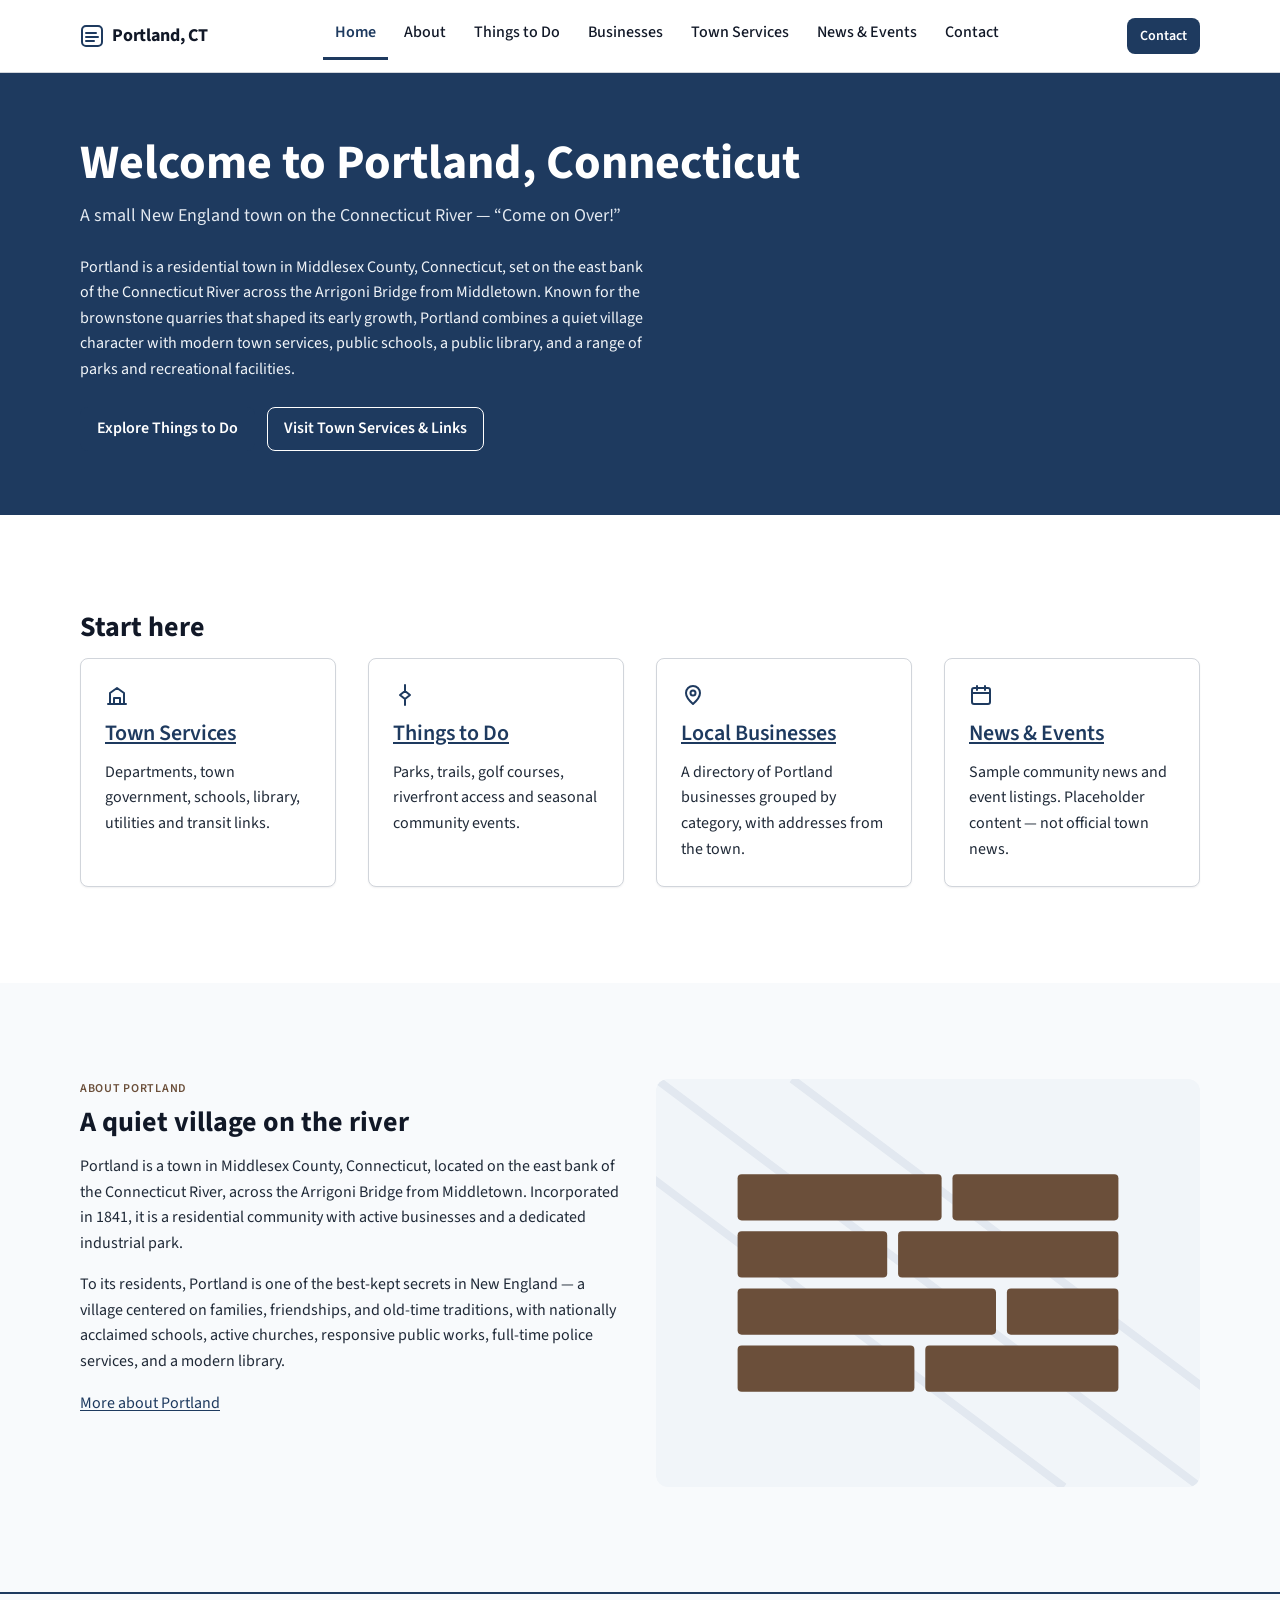
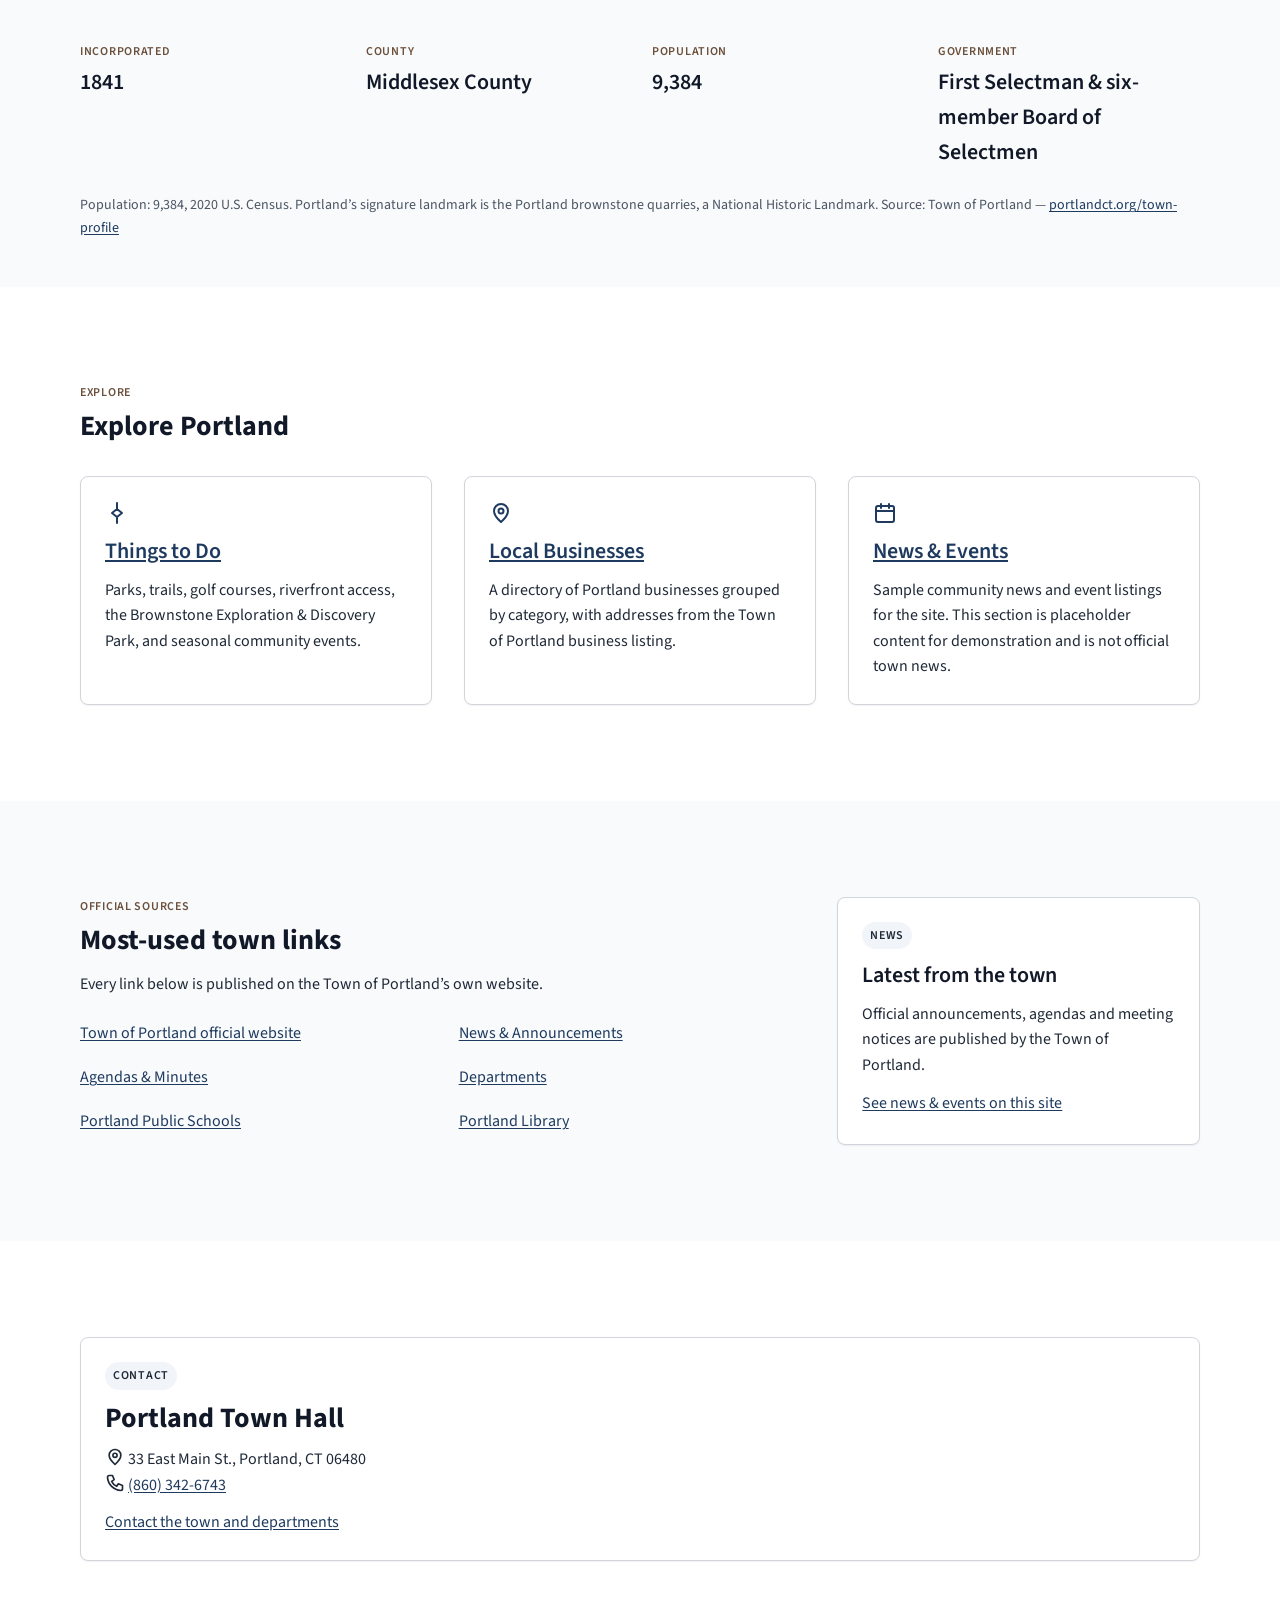
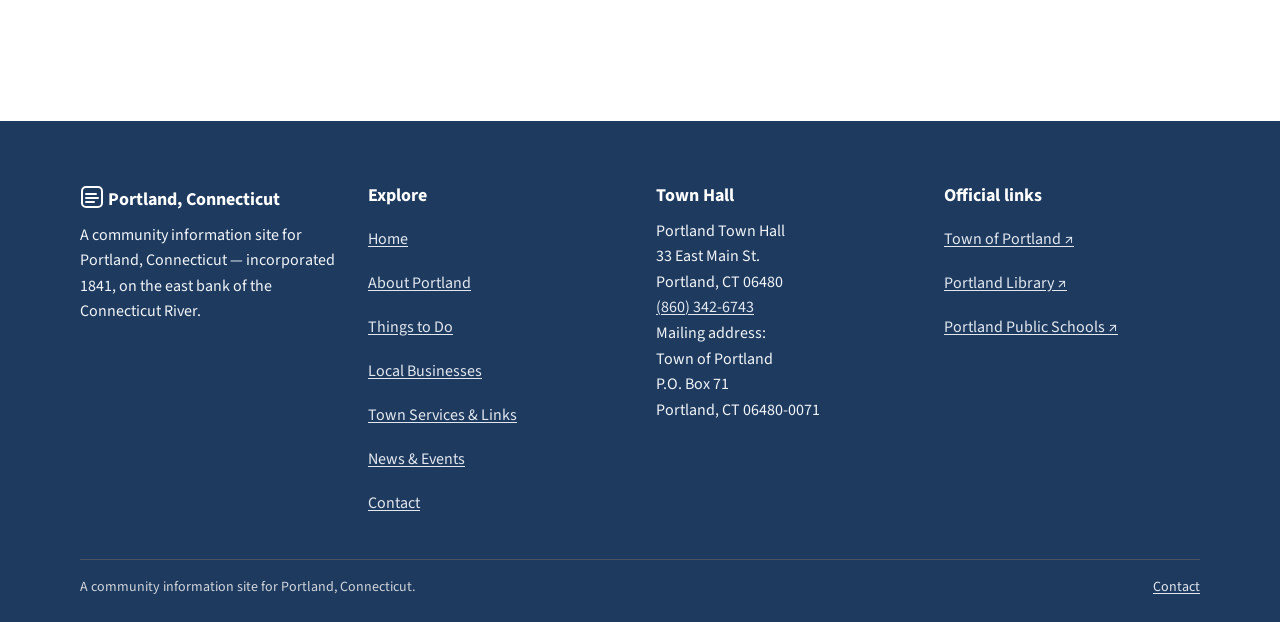
<file: index.html>
<!doctype html>
<html lang="en" class="no-js">
<head>
<meta charset="utf-8">
<meta name="viewport" content="width=device-width, initial-scale=1">
<title>Home | Portland, Connecticut</title>
<meta name="description" content="A community information site for Portland, Connecticut — a small town on the Connecticut River, known for its brownstone quarries, with links to town services, local businesses, parks and events.">
<link rel="canonical" href="index.html">
<meta property="og:type" content="website">
<meta property="og:site_name" content="Portland, Connecticut">
<meta property="og:title" content="Home | Portland, Connecticut">
<meta property="og:description" content="A community information site for Portland, Connecticut — town services, local businesses, parks, trails and events.">
<meta property="og:url" content="index.html">
<meta name="twitter:card" content="summary">
<link rel="preconnect" href="https://fonts.gstatic.com" crossorigin>
<link rel="stylesheet" href="https://fonts.googleapis.com/css2?family=Source+Sans+3:ital,wght@0,400;0,600;0,700;1,400&display=swap">
<link rel="stylesheet" href="styles.css">
<link rel="icon" href="favicon.svg" type="image/svg+xml">
<script>document.documentElement.classList.replace('no-js','js');</script>
</head>
<body>
<a class="skip-link" href="#main">Skip to main content</a>

<header class="site-header">
  <div class="container header-inner">
    <a class="brand" href="index.html">
      <svg class="mark" viewBox="0 0 24 24" aria-hidden="true" focusable="false">
        <rect x="2" y="2" width="20" height="20" rx="4" fill="none" stroke="currentColor" stroke-width="2"/>
        <line x1="6" y1="9" x2="16" y2="9" stroke="currentColor" stroke-width="2" stroke-linecap="round"/>
        <line x1="6" y1="13" x2="18" y2="13" stroke="currentColor" stroke-width="2" stroke-linecap="round"/>
        <line x1="6" y1="17" x2="14" y2="17" stroke="currentColor" stroke-width="2" stroke-linecap="round"/>
      </svg>
      <span>Portland, CT</span>
    </a>
    <button class="nav-toggle" type="button" aria-expanded="false" aria-controls="site-nav">
      <svg width="24" height="24" viewBox="0 0 24 24" aria-hidden="true" focusable="false" fill="none" stroke="currentColor" stroke-width="2" stroke-linecap="round">
        <line x1="3" y1="6" x2="21" y2="6"/><line x1="3" y1="12" x2="21" y2="12"/><line x1="3" y1="18" x2="21" y2="18"/>
      </svg>
      <span>Menu</span>
    </button>
    <nav class="site-nav" id="site-nav" aria-label="Primary">
      <ul>
        <li><a href="index.html" aria-current="page">Home</a></li>
        <li><a href="about.html">About<span class="sr-only"> Portland</span></a></li>
        <li><a href="things-to-do.html">Things to Do</a></li>
        <li><a href="businesses.html">Businesses</a></li>
        <li><a href="services.html">Town Services</a></li>
        <li><a href="news-events.html">News &amp; Events</a></li>
        <li><a href="contact.html">Contact</a></li>
      </ul>
      <div class="nav-utility">
        <a class="btn btn--primary" href="contact.html">Contact the town</a>
      </div>
    </nav>
    <div class="header-action">
      <a class="btn btn--primary btn--sm" href="contact.html">Contact</a>
    </div>
  </div>
</header>

<main id="main">

  <section class="hero">
    <div class="container">
      <h1>Welcome to Portland, Connecticut</h1>
      <p class="hero-descriptor">A small New England town on the Connecticut River — “Come on Over!”</p>
      <p class="hero-intro">Portland is a residential town in Middlesex County, Connecticut, set on the east bank of the Connecticut River across the Arrigoni Bridge from Middletown. Known for the brownstone quarries that shaped its early growth, Portland combines a quiet village character with modern town services, public schools, a public library, and a range of parks and recreational facilities.</p>
      <div class="hero-actions">
        <a class="btn btn--primary" href="things-to-do.html">Explore Things to Do</a>
        <a class="btn btn--on-dark" href="services.html">Visit Town Services &amp; Links</a>
      </div>
    </div>
  </section>

  <section class="section" aria-labelledby="quick-links">
    <div class="container">
      <h2 id="quick-links">Start here</h2>
      <div class="grid grid--cards grid--cards--wide">
        <article class="card">
          <svg class="card-icon" viewBox="0 0 24 24" aria-hidden="true" focusable="false" fill="none" stroke="currentColor" stroke-width="2" stroke-linecap="round" stroke-linejoin="round">
            <path d="M3 21h18M5 21V10l7-5 7 5v11M9 21v-6h6v6"/>
          </svg>
          <h3><a class="card-link" href="services.html">Town Services</a></h3>
          <p>Departments, town government, schools, library, utilities and transit links.</p>
        </article>
        <article class="card">
          <svg class="card-icon" viewBox="0 0 24 24" aria-hidden="true" focusable="false" fill="none" stroke="currentColor" stroke-width="2" stroke-linecap="round" stroke-linejoin="round">
            <path d="M12 22v-6M12 16l-5-4 5-4 5 4-5 4zM12 8V2"/>
          </svg>
          <h3><a class="card-link" href="things-to-do.html">Things to Do</a></h3>
          <p>Parks, trails, golf courses, riverfront access and seasonal community events.</p>
        </article>
        <article class="card">
          <svg class="card-icon" viewBox="0 0 24 24" aria-hidden="true" focusable="false" fill="none" stroke="currentColor" stroke-width="2" stroke-linecap="round" stroke-linejoin="round">
            <path d="M12 21s7-6.2 7-11a7 7 0 1 0-14 0c0 4.8 7 11 7 11z"/><circle cx="12" cy="10" r="2.5"/>
          </svg>
          <h3><a class="card-link" href="businesses.html">Local Businesses</a></h3>
          <p>A directory of Portland businesses grouped by category, with addresses from the town.</p>
        </article>
        <article class="card">
          <svg class="card-icon" viewBox="0 0 24 24" aria-hidden="true" focusable="false" fill="none" stroke="currentColor" stroke-width="2" stroke-linecap="round" stroke-linejoin="round">
            <rect x="3" y="5" width="18" height="16" rx="2"/><path d="M3 10h18M8 3v4M16 3v4"/>
          </svg>
          <h3><a class="card-link" href="news-events.html">News &amp; Events</a></h3>
          <p>Sample community news and event listings. Placeholder content — not official town news.</p>
        </article>
      </div>
    </div>
  </section>

  <section class="section section--alt" aria-labelledby="welcome">
    <div class="container">
      <div class="grid grid--2">
        <div class="prose">
          <span class="eyebrow">About Portland</span>
          <h2 id="welcome">A quiet village on the river</h2>
          <p>Portland is a town in Middlesex County, Connecticut, located on the east bank of the Connecticut River, across the Arrigoni Bridge from Middletown. Incorporated in 1841, it is a residential community with active businesses and a dedicated industrial park.</p>
          <p>To its residents, Portland is one of the best-kept secrets in New England — a village centered on families, friendships, and old-time traditions, with nationally acclaimed schools, active churches, responsive public works, full-time police services, and a modern library.</p>
          <p><a href="about.html">More about Portland<span class="sr-only"> — history, government and geography</span></a></p>
        </div>
        <div>
          <svg viewBox="0 0 400 300" role="img" aria-label="Illustration of stacked brownstone courses, a reference to the Portland Brownstone Quarries" style="width:100%;height:auto;border-radius:12px">
            <rect width="400" height="300" fill="#F1F5F9"/>
            <line x1="0" y1="0" x2="400" y2="300" stroke="#E2E8F0" stroke-width="6"/>
            <line x1="-100" y1="0" x2="300" y2="300" stroke="#E2E8F0" stroke-width="6"/>
            <line x1="100" y1="0" x2="500" y2="300" stroke="#E2E8F0" stroke-width="6"/>
            <g fill="#6B4F3A">
              <rect x="60" y="70" width="150" height="34" rx="3"/>
              <rect x="218" y="70" width="122" height="34" rx="3"/>
              <rect x="60" y="112" width="110" height="34" rx="3"/>
              <rect x="178" y="112" width="162" height="34" rx="3"/>
              <rect x="60" y="154" width="190" height="34" rx="3"/>
              <rect x="258" y="154" width="82" height="34" rx="3"/>
              <rect x="60" y="196" width="130" height="34" rx="3"/>
              <rect x="198" y="196" width="142" height="34" rx="3"/>
            </g>
          </svg>
        </div>
      </div>
    </div>
  </section>

  <section class="section section--tight stat-strip" aria-labelledby="at-a-glance">
    <div class="container">
      <h2 id="at-a-glance" class="sr-only">Portland at a glance</h2>
      <dl>
        <div>
          <dt>Incorporated</dt>
          <dd>1841</dd>
        </div>
        <div>
          <dt>County</dt>
          <dd>Middlesex County</dd>
        </div>
        <div>
          <dt>Population</dt>
          <dd>9,384 <span class="sr-only">(2020 U.S. Census)</span></dd>
        </div>
        <div>
          <dt>Government</dt>
          <dd>First Selectman &amp; six-member Board of Selectmen</dd>
        </div>
      </dl>
      <p class="source-note">Population: 9,384, 2020 U.S. Census. Portland’s signature landmark is the Portland brownstone quarries, a National Historic Landmark. Source: Town of Portland — <a href="https://www.portlandct.org/town-profile">portlandct.org/town-profile</a></p>
    </div>
  </section>

  <section class="section" aria-labelledby="explore">
    <div class="container">
      <div class="section-head">
        <span class="eyebrow">Explore</span>
        <h2 id="explore">Explore Portland</h2>
      </div>
      <div class="grid grid--cards">
        <article class="card">
          <svg class="card-icon" viewBox="0 0 24 24" aria-hidden="true" focusable="false" fill="none" stroke="currentColor" stroke-width="2" stroke-linecap="round" stroke-linejoin="round">
            <path d="M12 22v-6M12 16l-5-4 5-4 5 4-5 4zM12 8V2"/>
          </svg>
          <h3><a class="card-link" href="things-to-do.html">Things to Do</a></h3>
          <p>Parks, trails, golf courses, riverfront access, the Brownstone Exploration &amp; Discovery Park, and seasonal community events.</p>
        </article>
        <article class="card">
          <svg class="card-icon" viewBox="0 0 24 24" aria-hidden="true" focusable="false" fill="none" stroke="currentColor" stroke-width="2" stroke-linecap="round" stroke-linejoin="round">
            <path d="M12 21s7-6.2 7-11a7 7 0 1 0-14 0c0 4.8 7 11 7 11z"/><circle cx="12" cy="10" r="2.5"/>
          </svg>
          <h3><a class="card-link" href="businesses.html">Local Businesses</a></h3>
          <p>A directory of Portland businesses grouped by category, with addresses from the Town of Portland business listing.</p>
        </article>
        <article class="card">
          <svg class="card-icon" viewBox="0 0 24 24" aria-hidden="true" focusable="false" fill="none" stroke="currentColor" stroke-width="2" stroke-linecap="round" stroke-linejoin="round">
            <rect x="3" y="5" width="18" height="16" rx="2"/><path d="M3 10h18M8 3v4M16 3v4"/>
          </svg>
          <h3><a class="card-link" href="news-events.html">News &amp; Events</a></h3>
          <p>Sample community news and event listings for the site. This section is placeholder content for demonstration and is not official town news.</p>
        </article>
      </div>
    </div>
  </section>

  <section class="section section--alt" aria-labelledby="quick-town-links">
    <div class="container">
      <div class="grid grid--split">
        <div>
          <span class="eyebrow">Official sources</span>
          <h2 id="quick-town-links">Most-used town links</h2>
          <p class="prose">Every link below is published on the Town of Portland’s own website.</p>
          <ul class="link-list grid grid--2" style="gap:0 var(--space-6)">
            <li><a href="https://www.portlandct.org/">Town of Portland official website</a></li>
            <li><a href="https://www.portlandct.org/news-announcements">News &amp; Announcements</a></li>
            <li><a href="https://www.portlandct.org/agendas-minutes">Agendas &amp; Minutes</a></li>
            <li><a href="https://www.portlandct.org/departments">Departments</a></li>
            <li><a href="https://www.portlandctschools.org/">Portland Public Schools</a></li>
            <li><a href="https://www.portlandlibraryct.org">Portland Library</a></li>
          </ul>
        </div>
        <div class="card">
          <span class="badge">News</span>
          <h3>Latest from the town</h3>
          <p>Official announcements, agendas and meeting notices are published by the Town of Portland.</p>
          <p><a href="news-events.html">See news &amp; events on this site<span class="sr-only"> (sample content)</span></a></p>
        </div>
      </div>
    </div>
  </section>

  <section class="section cta-band" aria-labelledby="contact-strip">
    <div class="container">
      <div class="card">
        <span class="badge">Contact</span>
        <h2 id="contact-strip">Portland Town Hall</h2>
        <address>
          <p><svg width="20" height="20" viewBox="0 0 24 24" aria-hidden="true" focusable="false" fill="none" stroke="currentColor" stroke-width="2" stroke-linecap="round" stroke-linejoin="round" style="vertical-align:-3px"><path d="M12 21s7-6.2 7-11a7 7 0 1 0-14 0c0 4.8 7 11 7 11z"/><circle cx="12" cy="10" r="2.5"/></svg>
          33 East Main St., Portland, CT 06480</p>
          <p><svg width="20" height="20" viewBox="0 0 24 24" aria-hidden="true" focusable="false" fill="none" stroke="currentColor" stroke-width="2" stroke-linecap="round" stroke-linejoin="round" style="vertical-align:-3px"><path d="M5 3h4l2 5-3 2a12 12 0 0 0 6 6l2-3 5 2v4a2 2 0 0 1-2 2A17 17 0 0 1 3 5a2 2 0 0 1 2-2z"/></svg>
          <a class="num" href="tel:+18603426743">(860) 342-6743</a></p>
        </address>
        <p><a href="contact.html">Contact the town and departments<span class="sr-only"> — phone numbers, email addresses and a sample message form</span></a></p>
      </div>
    </div>
  </section>

</main>

<footer class="site-footer">
  <div class="container">
    <div class="footer-grid">
      <div>
        <h2>
          <svg class="footer-mark" viewBox="0 0 24 24" aria-hidden="true" focusable="false" style="vertical-align:-4px">
            <rect x="2" y="2" width="20" height="20" rx="4" fill="none" stroke="currentColor" stroke-width="2"/>
            <line x1="6" y1="9" x2="16" y2="9" stroke="currentColor" stroke-width="2" stroke-linecap="round"/>
            <line x1="6" y1="13" x2="18" y2="13" stroke="currentColor" stroke-width="2" stroke-linecap="round"/>
            <line x1="6" y1="17" x2="14" y2="17" stroke="currentColor" stroke-width="2" stroke-linecap="round"/>
          </svg>
          Portland, Connecticut
        </h2>
        <p>A community information site for Portland, Connecticut — incorporated 1841, on the east bank of the Connecticut River.</p>
      </div>
      <nav aria-label="Footer">
        <h2>Explore</h2>
        <ul>
          <li><a class="footer-link" href="index.html">Home</a></li>
          <li><a class="footer-link" href="about.html">About Portland</a></li>
          <li><a class="footer-link" href="things-to-do.html">Things to Do</a></li>
          <li><a class="footer-link" href="businesses.html">Local Businesses</a></li>
          <li><a class="footer-link" href="services.html">Town Services &amp; Links</a></li>
          <li><a class="footer-link" href="news-events.html">News &amp; Events</a></li>
          <li><a class="footer-link" href="contact.html">Contact</a></li>
        </ul>
      </nav>
      <div>
        <h2>Town Hall</h2>
        <address>
          Portland Town Hall<br>
          33 East Main St.<br>
          Portland, CT 06480<br>
          <a class="num" href="tel:+18603426743">(860) 342-6743</a>
        </address>
        <p>Mailing address:<br>
          Town of Portland<br>
          P.O. Box 71<br>
          Portland, CT 06480-0071</p>
      </div>
      <div>
        <h2>Official links</h2>
        <ul>
          <li><a class="footer-link" href="https://www.portlandct.org/" target="_blank" rel="noopener">Town of Portland <span aria-hidden="true">↗</span><span class="sr-only"> (opens in a new tab)</span></a></li>
          <li><a class="footer-link" href="https://www.portlandlibraryct.org" target="_blank" rel="noopener">Portland Library <span aria-hidden="true">↗</span><span class="sr-only"> (opens in a new tab)</span></a></li>
          <li><a class="footer-link" href="https://www.portlandctschools.org/" target="_blank" rel="noopener">Portland Public Schools <span aria-hidden="true">↗</span><span class="sr-only"> (opens in a new tab)</span></a></li>
        </ul>
      </div>
    </div>
    <div class="footer-bottom">
      <p>A community information site for Portland, Connecticut.</p>
      <p><a href="contact.html">Contact</a></p>
    </div>
  </div>
</footer>

<script src="site.js" defer></script>
</body>
</html>
</file>
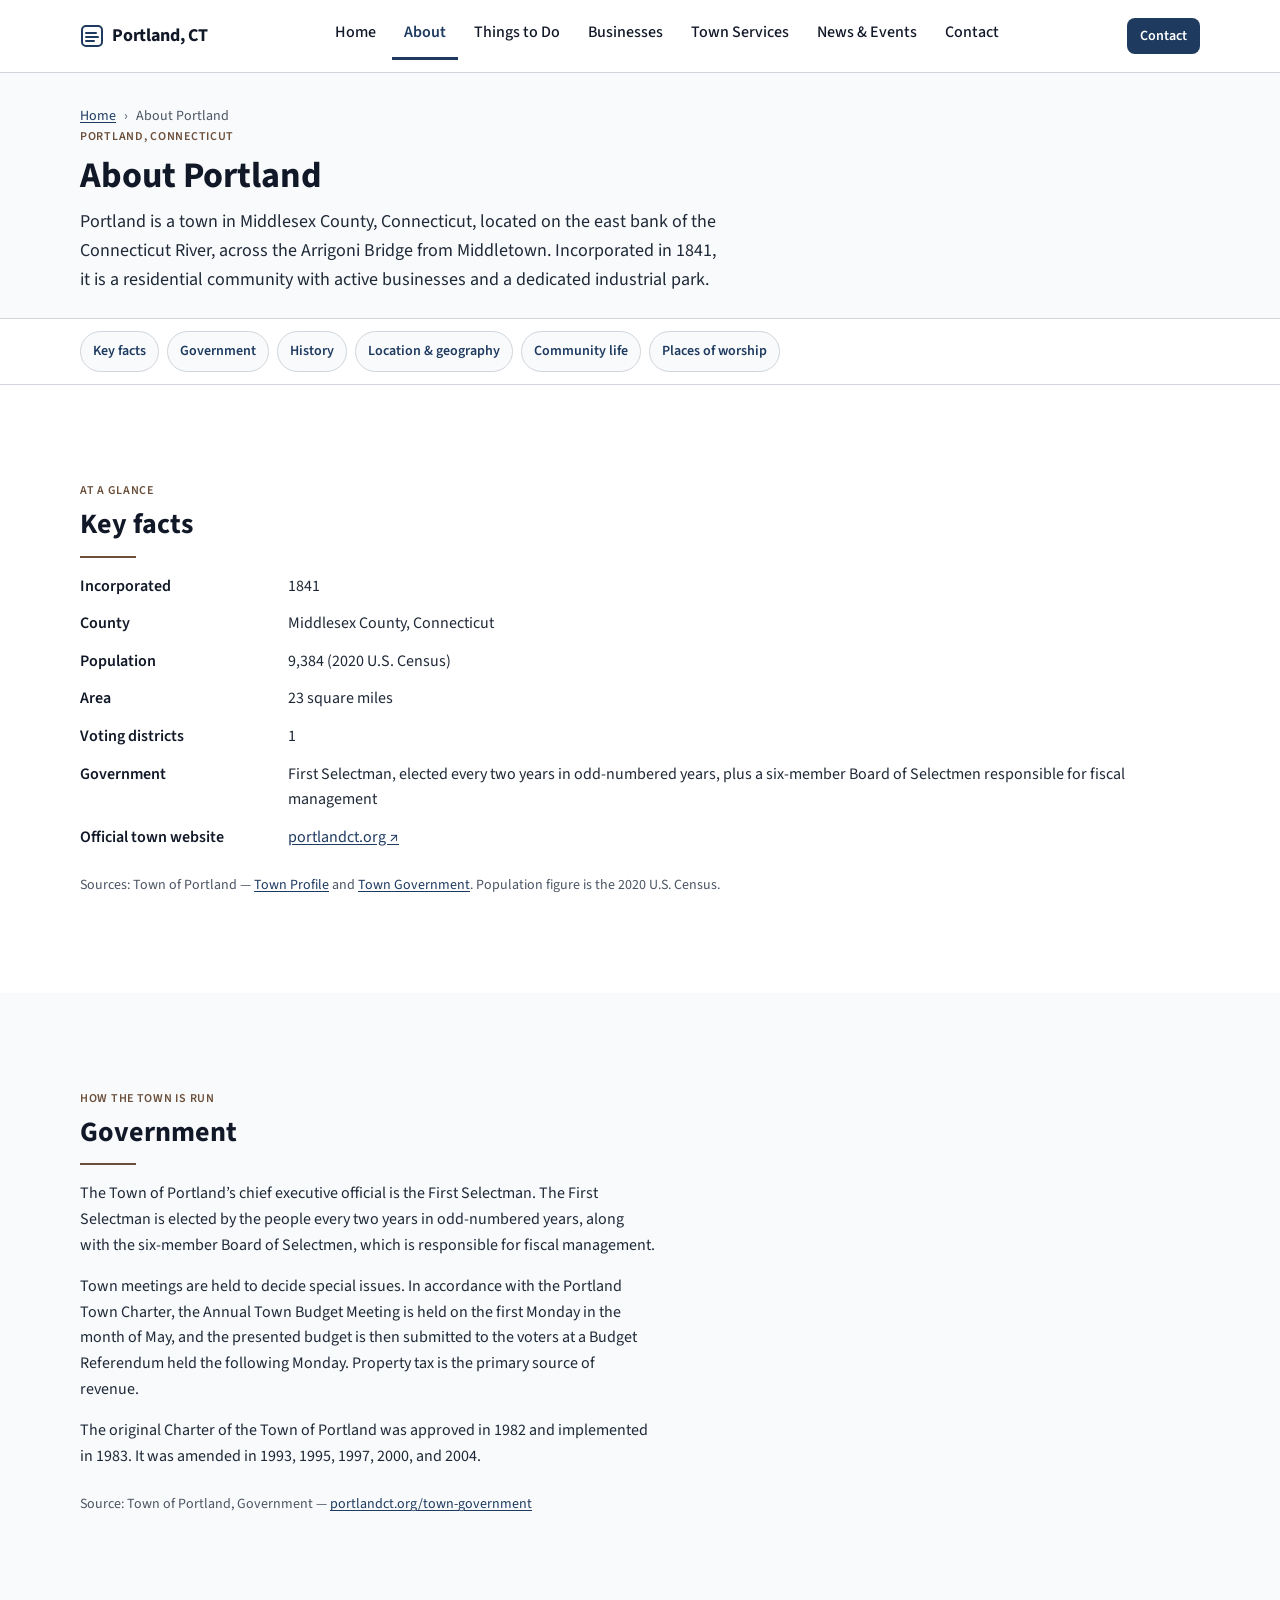
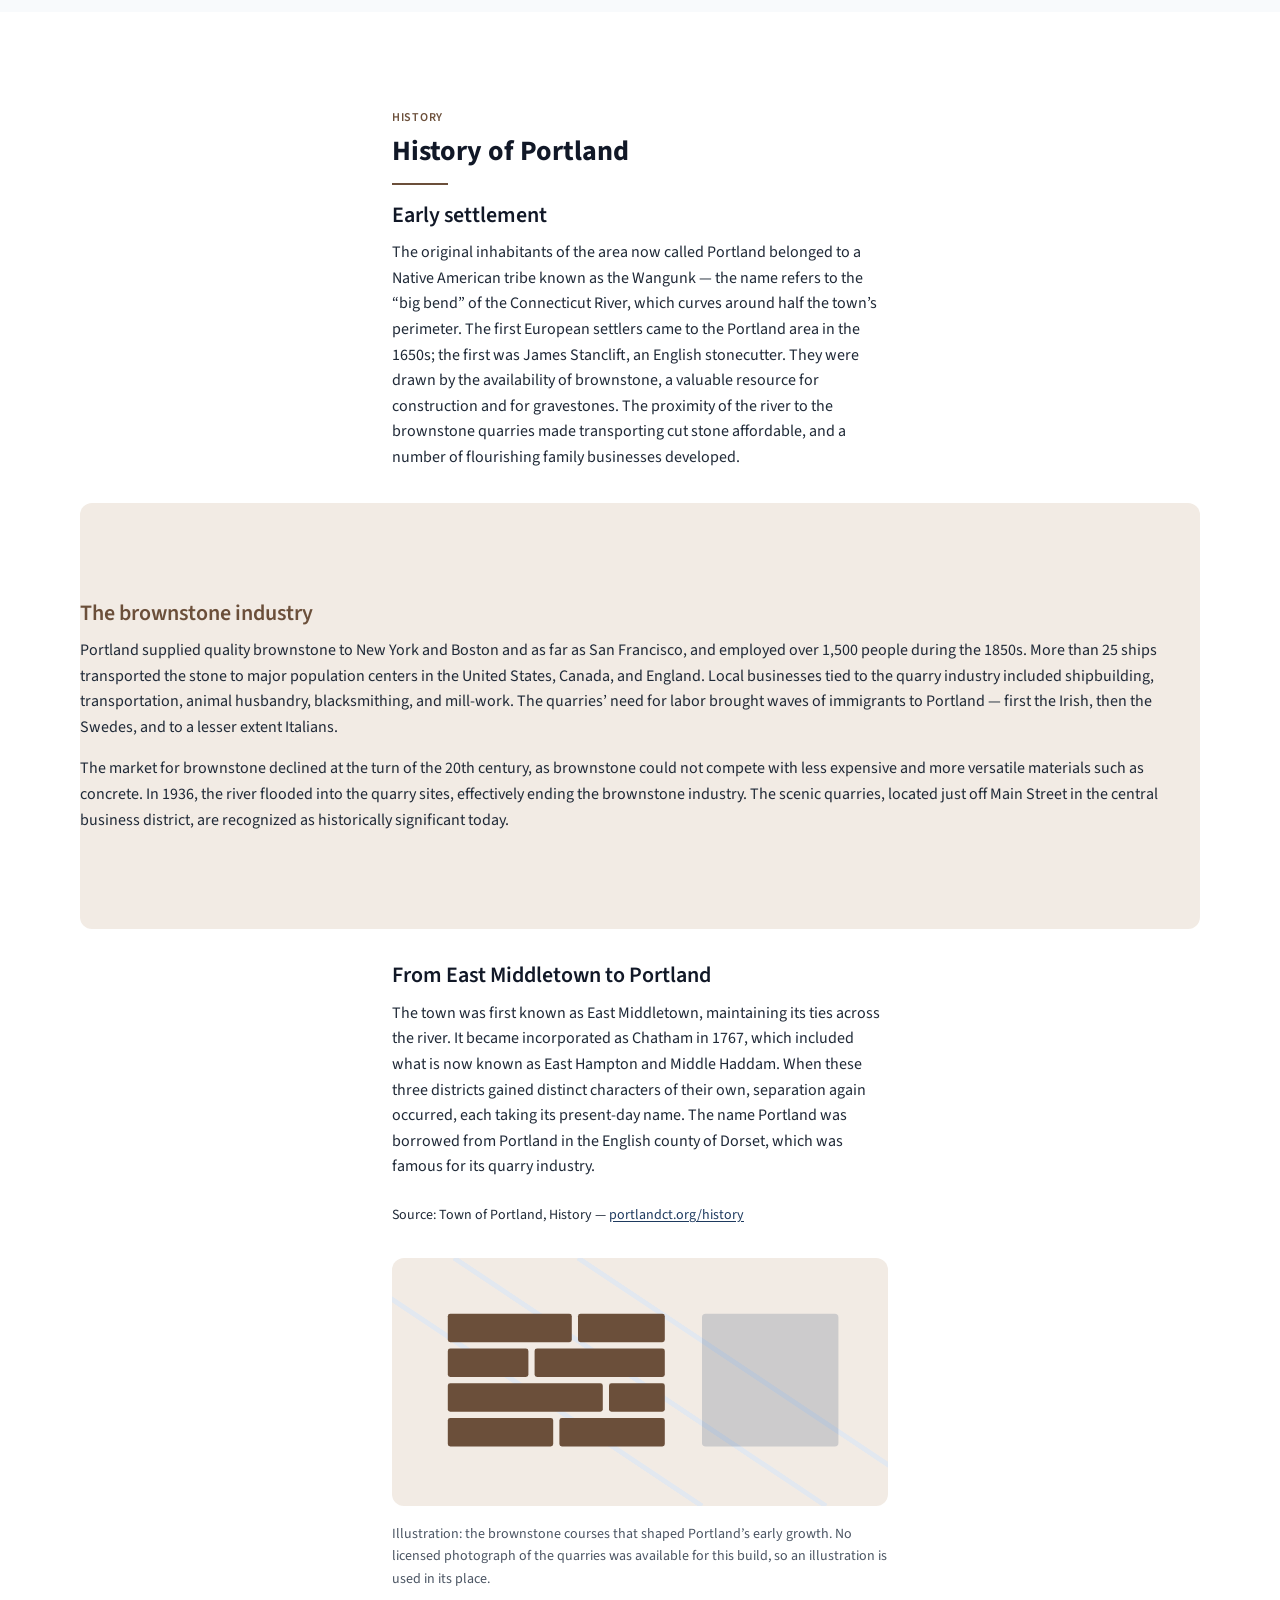
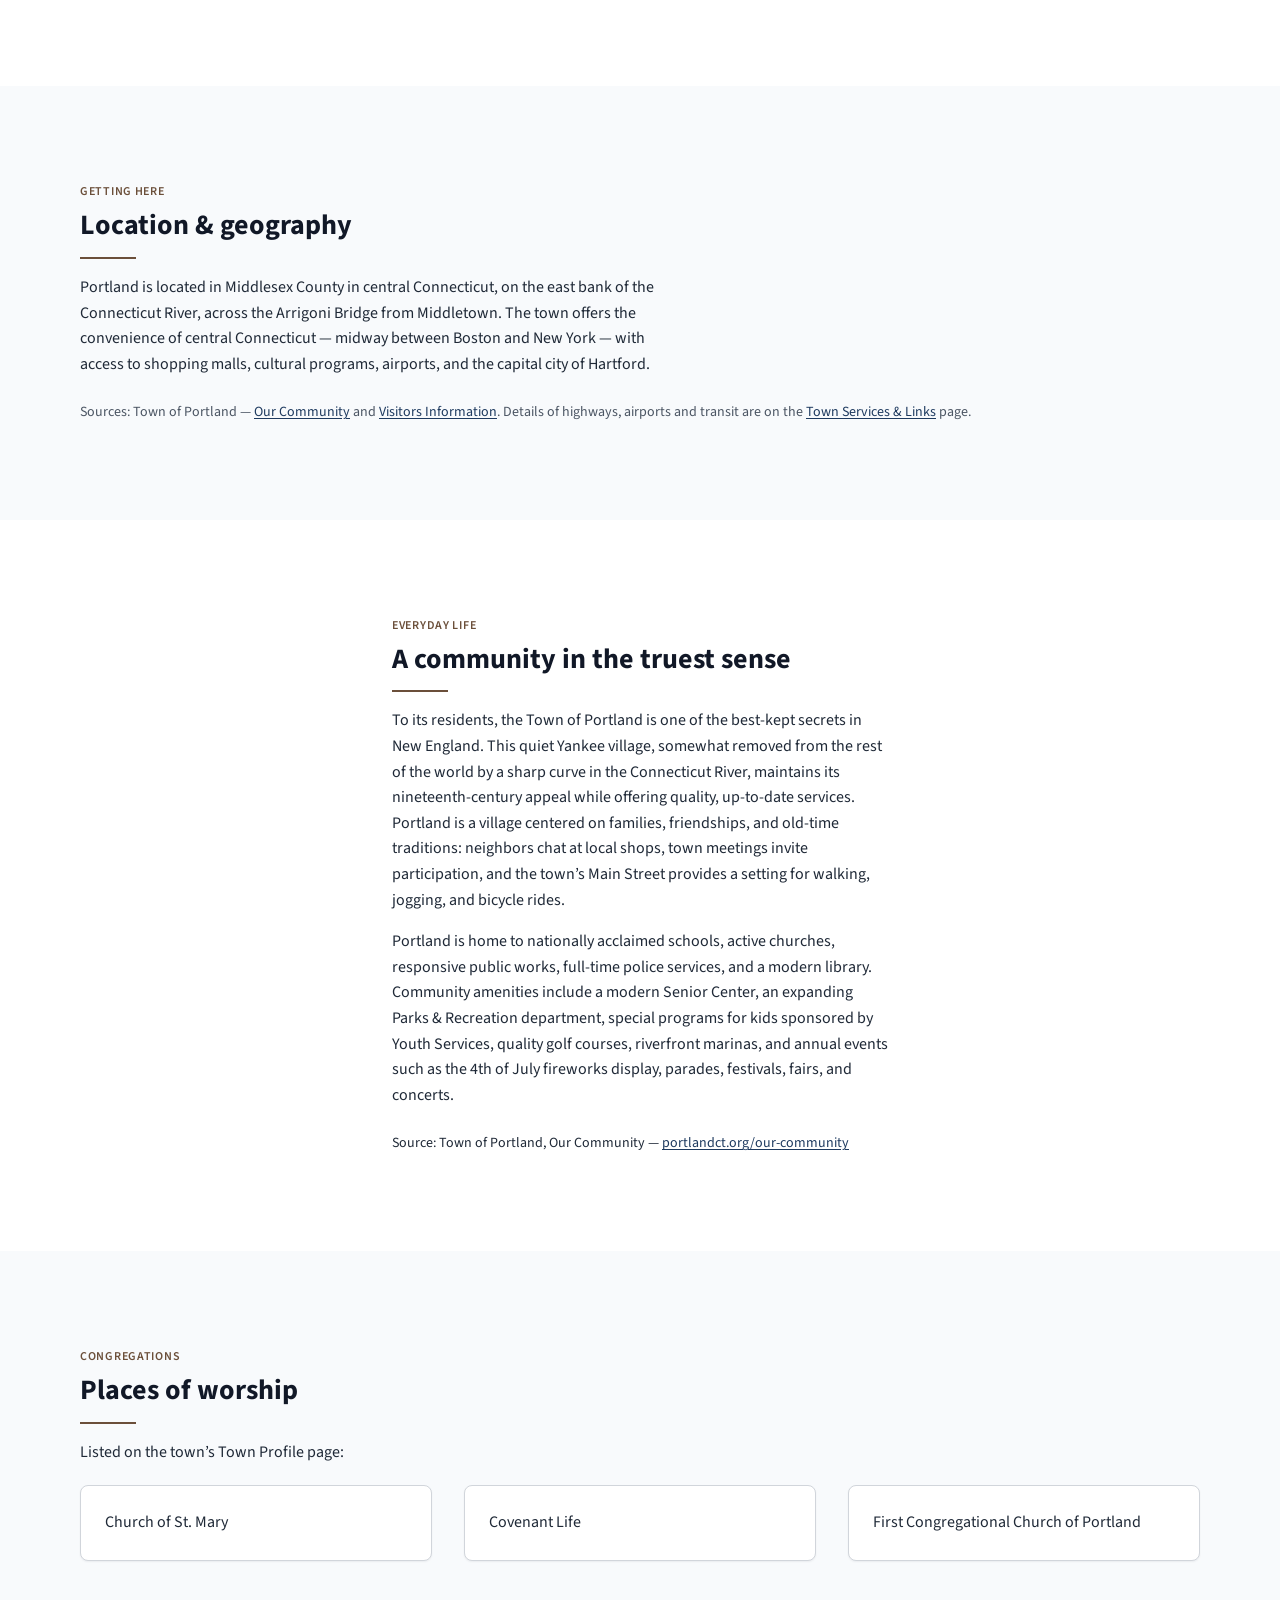
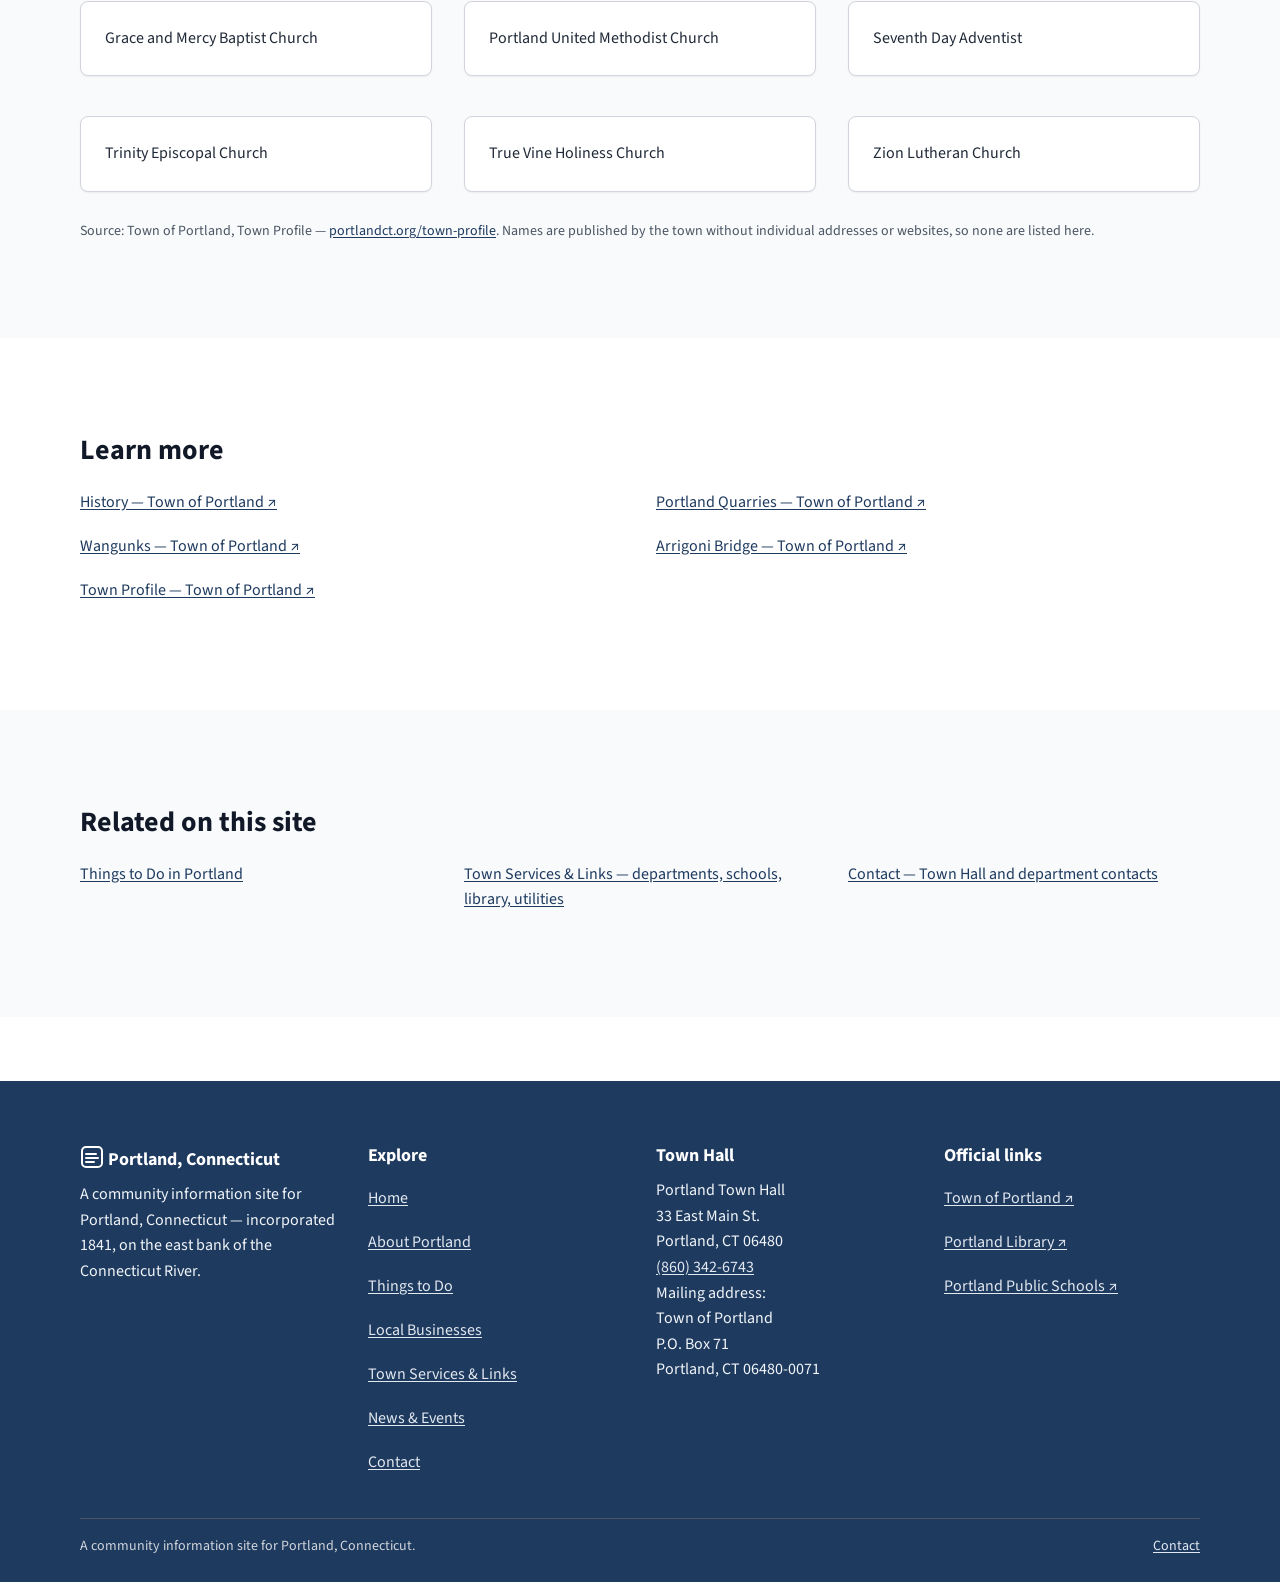
<file: about.html>
<!doctype html>
<html lang="en" class="no-js">
<head>
<meta charset="utf-8">
<meta name="viewport" content="width=device-width, initial-scale=1">
<title>About Portland | Portland, Connecticut</title>
<meta name="description" content="History, government, geography and community life in Portland, Connecticut — incorporated 1841, on the east bank of the Connecticut River in Middlesex County.">
<link rel="canonical" href="about.html">
<meta property="og:type" content="website">
<meta property="og:site_name" content="Portland, Connecticut">
<meta property="og:title" content="About Portland | Portland, Connecticut">
<meta property="og:description" content="History, government, geography and community life in Portland, Connecticut.">
<meta property="og:url" content="about.html">
<meta name="twitter:card" content="summary">
<link rel="preconnect" href="https://fonts.gstatic.com" crossorigin>
<link rel="stylesheet" href="https://fonts.googleapis.com/css2?family=Source+Sans+3:ital,wght@0,400;0,600;0,700;1,400&display=swap">
<link rel="stylesheet" href="styles.css">
<link rel="icon" href="favicon.svg" type="image/svg+xml">
<script>document.documentElement.classList.replace('no-js','js');</script>
</head>
<body>
<a class="skip-link" href="#main">Skip to main content</a>

<header class="site-header">
  <div class="container header-inner">
    <a class="brand" href="index.html">
      <svg class="mark" viewBox="0 0 24 24" aria-hidden="true" focusable="false">
        <rect x="2" y="2" width="20" height="20" rx="4" fill="none" stroke="currentColor" stroke-width="2"/>
        <line x1="6" y1="9" x2="16" y2="9" stroke="currentColor" stroke-width="2" stroke-linecap="round"/>
        <line x1="6" y1="13" x2="18" y2="13" stroke="currentColor" stroke-width="2" stroke-linecap="round"/>
        <line x1="6" y1="17" x2="14" y2="17" stroke="currentColor" stroke-width="2" stroke-linecap="round"/>
      </svg>
      <span>Portland, CT</span>
    </a>
    <button class="nav-toggle" type="button" aria-expanded="false" aria-controls="site-nav">
      <svg width="24" height="24" viewBox="0 0 24 24" aria-hidden="true" focusable="false" fill="none" stroke="currentColor" stroke-width="2" stroke-linecap="round">
        <line x1="3" y1="6" x2="21" y2="6"/><line x1="3" y1="12" x2="21" y2="12"/><line x1="3" y1="18" x2="21" y2="18"/>
      </svg>
      <span>Menu</span>
    </button>
    <nav class="site-nav" id="site-nav" aria-label="Primary">
      <ul>
        <li><a href="index.html">Home</a></li>
        <li><a href="about.html" aria-current="page">About<span class="sr-only"> Portland</span></a></li>
        <li><a href="things-to-do.html">Things to Do</a></li>
        <li><a href="businesses.html">Businesses</a></li>
        <li><a href="services.html">Town Services</a></li>
        <li><a href="news-events.html">News &amp; Events</a></li>
        <li><a href="contact.html">Contact</a></li>
      </ul>
      <div class="nav-utility">
        <a class="btn btn--primary" href="contact.html">Contact the town</a>
      </div>
    </nav>
    <div class="header-action">
      <a class="btn btn--primary btn--sm" href="contact.html">Contact</a>
    </div>
  </div>
</header>

<div class="page-header">
  <div class="container">
    <nav class="breadcrumb" aria-label="Breadcrumb">
      <ol>
        <li><a href="index.html">Home</a></li>
        <li><span aria-current="page">About Portland</span></li>
      </ol>
    </nav>
    <span class="eyebrow">Portland, Connecticut</span>
    <h1>About Portland</h1>
    <p class="lead">Portland is a town in Middlesex County, Connecticut, located on the east bank of the Connecticut River, across the Arrigoni Bridge from Middletown. Incorporated in 1841, it is a residential community with active businesses and a dedicated industrial park.</p>
  </div>
</div>

<nav class="jump-nav" aria-label="On this page">
  <div class="container">
    <ul>
      <li><a href="#key-facts">Key facts</a></li>
      <li><a href="#government">Government</a></li>
      <li><a href="#history">History</a></li>
      <li><a href="#location">Location &amp; geography</a></li>
      <li><a href="#community">Community life</a></li>
      <li><a href="#worship">Places of worship</a></li>
    </ul>
  </div>
</nav>

<main id="main">

  <section class="section" id="key-facts" aria-labelledby="key-facts-h">
    <div class="container">
      <span class="eyebrow">At a glance</span>
      <h2 id="key-facts-h">Key facts</h2>
      <hr class="section-rule">
      <dl class="facts">
        <dt>Incorporated</dt>
        <dd>1841</dd>
        <dt>County</dt>
        <dd>Middlesex County, Connecticut</dd>
        <dt>Population</dt>
        <dd>9,384 (2020 U.S. Census)</dd>
        <dt>Area</dt>
        <dd>23 square miles</dd>
        <dt>Voting districts</dt>
        <dd>1</dd>
        <dt>Government</dt>
        <dd>First Selectman, elected every two years in odd-numbered years, plus a six-member Board of Selectmen responsible for fiscal management</dd>
        <dt>Official town website</dt>
        <dd><a href="https://www.portlandct.org/" target="_blank" rel="noopener">portlandct.org <span aria-hidden="true">↗</span><span class="sr-only"> (opens in a new tab)</span></a></dd>
      </dl>
      <p class="source-note">Sources: Town of Portland — <a href="https://www.portlandct.org/town-profile">Town Profile</a> and <a href="https://www.portlandct.org/town-government">Town Government</a>. Population figure is the 2020 U.S. Census.</p>
    </div>
  </section>

  <section class="section section--alt" id="government" aria-labelledby="government-h">
    <div class="container">
      <span class="eyebrow">How the town is run</span>
      <h2 id="government-h">Government</h2>
      <hr class="section-rule">
      <div class="prose">
        <p>The Town of Portland’s chief executive official is the First Selectman. The First Selectman is elected by the people every two years in odd-numbered years, along with the six-member Board of Selectmen, which is responsible for fiscal management.</p>
        <p>Town meetings are held to decide special issues. In accordance with the Portland Town Charter, the Annual Town Budget Meeting is held on the first Monday in the month of May, and the presented budget is then submitted to the voters at a Budget Referendum held the following Monday. Property tax is the primary source of revenue.</p>
        <p>The original Charter of the Town of Portland was approved in 1982 and implemented in 1983. It was amended in 1993, 1995, 1997, 2000, and 2004.</p>
      </div>
      <p class="source-note">Source: Town of Portland, Government — <a href="https://www.portlandct.org/town-government">portlandct.org/town-government</a></p>
    </div>
  </section>

  <section class="section" id="history" aria-labelledby="history-h">
    <div class="container prose">
      <span class="eyebrow">History</span>
      <h2 id="history-h">History of Portland</h2>
      <hr class="section-rule">

      <h3>Early settlement</h3>
      <p>The original inhabitants of the area now called Portland belonged to a Native American tribe known as the Wangunk — the name refers to the “big bend” of the Connecticut River, which curves around half the town’s perimeter. The first European settlers came to the Portland area in the 1650s; the first was James Stanclift, an English stonecutter. They were drawn by the availability of brownstone, a valuable resource for construction and for gravestones. The proximity of the river to the brownstone quarries made transporting cut stone affordable, and a number of flourishing family businesses developed.</p>
    </div>

    <div class="container" style="margin-top:var(--space-6)">
      <div class="section section--accent" style="border-radius:var(--radius-lg)">
        <div class="prose" style="max-width:none">
          <h3 style="color:var(--accent)">The brownstone industry</h3>
          <p>Portland supplied quality brownstone to New York and Boston and as far as San Francisco, and employed over 1,500 people during the 1850s. More than 25 ships transported the stone to major population centers in the United States, Canada, and England. Local businesses tied to the quarry industry included shipbuilding, transportation, animal husbandry, blacksmithing, and mill-work. The quarries’ need for labor brought waves of immigrants to Portland — first the Irish, then the Swedes, and to a lesser extent Italians.</p>
          <p>The market for brownstone declined at the turn of the 20th century, as brownstone could not compete with less expensive and more versatile materials such as concrete. In 1936, the river flooded into the quarry sites, effectively ending the brownstone industry. The scenic quarries, located just off Main Street in the central business district, are recognized as historically significant today.</p>
        </div>
      </div>
    </div>

    <div class="container prose" style="margin-top:var(--space-6)">
      <h3>From East Middletown to Portland</h3>
      <p>The town was first known as East Middletown, maintaining its ties across the river. It became incorporated as Chatham in 1767, which included what is now known as East Hampton and Middle Haddam. When these three districts gained distinct characters of their own, separation again occurred, each taking its present-day name. The name Portland was borrowed from Portland in the English county of Dorset, which was famous for its quarry industry.</p>
      <p class="source-note">Source: Town of Portland, History — <a href="https://www.portlandct.org/history">portlandct.org/history</a></p>

      <figure style="margin:var(--space-6) 0 0">
        <svg viewBox="0 0 800 400" role="img" aria-label="Illustration of cut brownstone blocks stacked in courses beside the Connecticut River" style="width:100%;height:auto;border-radius:12px">
          <rect width="800" height="400" fill="#F2EBE4"/>
          <line x1="-100" y1="0" x2="500" y2="400" stroke="#E2E8F0" stroke-width="8"/>
          <line x1="100" y1="0" x2="700" y2="400" stroke="#E2E8F0" stroke-width="8"/>
          <line x1="300" y1="0" x2="900" y2="400" stroke="#E2E8F0" stroke-width="8"/>
          <g fill="#6B4F3A">
            <rect x="90" y="90" width="200" height="46" rx="4"/>
            <rect x="300" y="90" width="140" height="46" rx="4"/>
            <rect x="90" y="146" width="130" height="46" rx="4"/>
            <rect x="230" y="146" width="210" height="46" rx="4"/>
            <rect x="90" y="202" width="250" height="46" rx="4"/>
            <rect x="350" y="202" width="90" height="46" rx="4"/>
            <rect x="90" y="258" width="170" height="46" rx="4"/>
            <rect x="270" y="258" width="170" height="46" rx="4"/>
          </g>
          <rect x="500" y="90" width="220" height="214" rx="6" fill="#1E3A5F" opacity=".18"/>
        </svg>
        <figcaption style="font-size:var(--fs-sm);color:var(--text-muted);margin-top:var(--space-2)">Illustration: the brownstone courses that shaped Portland’s early growth. No licensed photograph of the quarries was available for this build, so an illustration is used in its place.</figcaption>
      </figure>
    </div>
  </section>

  <section class="section section--alt" id="location" aria-labelledby="location-h">
    <div class="container">
      <span class="eyebrow">Getting here</span>
      <h2 id="location-h">Location &amp; geography</h2>
      <hr class="section-rule">
      <div class="prose">
        <p>Portland is located in Middlesex County in central Connecticut, on the east bank of the Connecticut River, across the Arrigoni Bridge from Middletown. The town offers the convenience of central Connecticut — midway between Boston and New York — with access to shopping malls, cultural programs, airports, and the capital city of Hartford.</p>
      </div>
      <p class="source-note">Sources: Town of Portland — <a href="https://www.portlandct.org/our-community">Our Community</a> and <a href="https://www.portlandct.org/visitors-information">Visitors Information</a>. Details of highways, airports and transit are on the <a href="services.html">Town Services &amp; Links</a> page.</p>
    </div>
  </section>

  <section class="section" id="community" aria-labelledby="community-h">
    <div class="container prose">
      <span class="eyebrow">Everyday life</span>
      <h2 id="community-h">A community in the truest sense</h2>
      <hr class="section-rule">
      <p>To its residents, the Town of Portland is one of the best-kept secrets in New England. This quiet Yankee village, somewhat removed from the rest of the world by a sharp curve in the Connecticut River, maintains its nineteenth-century appeal while offering quality, up-to-date services. Portland is a village centered on families, friendships, and old-time traditions: neighbors chat at local shops, town meetings invite participation, and the town’s Main Street provides a setting for walking, jogging, and bicycle rides.</p>
      <p>Portland is home to nationally acclaimed schools, active churches, responsive public works, full-time police services, and a modern library. Community amenities include a modern Senior Center, an expanding Parks &amp; Recreation department, special programs for kids sponsored by Youth Services, quality golf courses, riverfront marinas, and annual events such as the 4th of July fireworks display, parades, festivals, fairs, and concerts.</p>
      <p class="source-note">Source: Town of Portland, Our Community — <a href="https://www.portlandct.org/our-community">portlandct.org/our-community</a></p>
    </div>
  </section>

  <section class="section section--alt" id="worship" aria-labelledby="worship-h">
    <div class="container">
      <span class="eyebrow">Congregations</span>
      <h2 id="worship-h">Places of worship</h2>
      <hr class="section-rule">
      <p class="prose">Listed on the town’s Town Profile page:</p>
      <ul class="grid grid--cards" style="list-style:none;padding:0">
        <li class="card">Church of St. Mary</li>
        <li class="card">Covenant Life</li>
        <li class="card">First Congregational Church of Portland</li>
        <li class="card">Grace and Mercy Baptist Church</li>
        <li class="card">Portland United Methodist Church</li>
        <li class="card">Seventh Day Adventist</li>
        <li class="card">Trinity Episcopal Church</li>
        <li class="card">True Vine Holiness Church</li>
        <li class="card">Zion Lutheran Church</li>
      </ul>
      <p class="source-note">Source: Town of Portland, Town Profile — <a href="https://www.portlandct.org/town-profile">portlandct.org/town-profile</a>. Names are published by the town without individual addresses or websites, so none are listed here.</p>
    </div>
  </section>

  <section class="section" aria-labelledby="learn-more-h">
    <div class="container">
      <h2 id="learn-more-h">Learn more</h2>
      <ul class="link-list grid grid--2" style="gap:0 var(--space-6)">
        <li><a href="https://www.portlandct.org/history" target="_blank" rel="noopener">History — Town of Portland <span aria-hidden="true">↗</span><span class="sr-only"> (opens in a new tab)</span></a></li>
        <li><a href="https://www.portlandct.org/portland-quarries" target="_blank" rel="noopener">Portland Quarries — Town of Portland <span aria-hidden="true">↗</span><span class="sr-only"> (opens in a new tab)</span></a></li>
        <li><a href="https://www.portlandct.org/wangunks" target="_blank" rel="noopener">Wangunks — Town of Portland <span aria-hidden="true">↗</span><span class="sr-only"> (opens in a new tab)</span></a></li>
        <li><a href="https://www.portlandct.org/arrigoni-bridge" target="_blank" rel="noopener">Arrigoni Bridge — Town of Portland <span aria-hidden="true">↗</span><span class="sr-only"> (opens in a new tab)</span></a></li>
        <li><a href="https://www.portlandct.org/town-profile" target="_blank" rel="noopener">Town Profile — Town of Portland <span aria-hidden="true">↗</span><span class="sr-only"> (opens in a new tab)</span></a></li>
      </ul>
    </div>
  </section>

  <section class="section section--alt cta-band" aria-labelledby="related-h">
    <div class="container">
      <h2 id="related-h">Related on this site</h2>
      <ul class="link-list grid grid--cards" style="gap:0 var(--space-6)">
        <li><a href="things-to-do.html">Things to Do in Portland</a></li>
        <li><a href="services.html">Town Services &amp; Links — departments, schools, library, utilities</a></li>
        <li><a href="contact.html">Contact — Town Hall and department contacts</a></li>
      </ul>
    </div>
  </section>

</main>

<footer class="site-footer">
  <div class="container">
    <div class="footer-grid">
      <div>
        <h2>
          <svg class="footer-mark" viewBox="0 0 24 24" aria-hidden="true" focusable="false" style="vertical-align:-4px">
            <rect x="2" y="2" width="20" height="20" rx="4" fill="none" stroke="currentColor" stroke-width="2"/>
            <line x1="6" y1="9" x2="16" y2="9" stroke="currentColor" stroke-width="2" stroke-linecap="round"/>
            <line x1="6" y1="13" x2="18" y2="13" stroke="currentColor" stroke-width="2" stroke-linecap="round"/>
            <line x1="6" y1="17" x2="14" y2="17" stroke="currentColor" stroke-width="2" stroke-linecap="round"/>
          </svg>
          Portland, Connecticut
        </h2>
        <p>A community information site for Portland, Connecticut — incorporated 1841, on the east bank of the Connecticut River.</p>
      </div>
      <nav aria-label="Footer">
        <h2>Explore</h2>
        <ul>
          <li><a class="footer-link" href="index.html">Home</a></li>
          <li><a class="footer-link" href="about.html">About Portland</a></li>
          <li><a class="footer-link" href="things-to-do.html">Things to Do</a></li>
          <li><a class="footer-link" href="businesses.html">Local Businesses</a></li>
          <li><a class="footer-link" href="services.html">Town Services &amp; Links</a></li>
          <li><a class="footer-link" href="news-events.html">News &amp; Events</a></li>
          <li><a class="footer-link" href="contact.html">Contact</a></li>
        </ul>
      </nav>
      <div>
        <h2>Town Hall</h2>
        <address>
          Portland Town Hall<br>
          33 East Main St.<br>
          Portland, CT 06480<br>
          <a class="num" href="tel:+18603426743">(860) 342-6743</a>
        </address>
        <p>Mailing address:<br>
          Town of Portland<br>
          P.O. Box 71<br>
          Portland, CT 06480-0071</p>
      </div>
      <div>
        <h2>Official links</h2>
        <ul>
          <li><a class="footer-link" href="https://www.portlandct.org/" target="_blank" rel="noopener">Town of Portland <span aria-hidden="true">↗</span><span class="sr-only"> (opens in a new tab)</span></a></li>
          <li><a class="footer-link" href="https://www.portlandlibraryct.org" target="_blank" rel="noopener">Portland Library <span aria-hidden="true">↗</span><span class="sr-only"> (opens in a new tab)</span></a></li>
          <li><a class="footer-link" href="https://www.portlandctschools.org/" target="_blank" rel="noopener">Portland Public Schools <span aria-hidden="true">↗</span><span class="sr-only"> (opens in a new tab)</span></a></li>
        </ul>
      </div>
    </div>
    <div class="footer-bottom">
      <p>A community information site for Portland, Connecticut.</p>
      <p><a href="contact.html">Contact</a></p>
    </div>
  </div>
</footer>

<script src="site.js" defer></script>
</body>
</html>
</file>
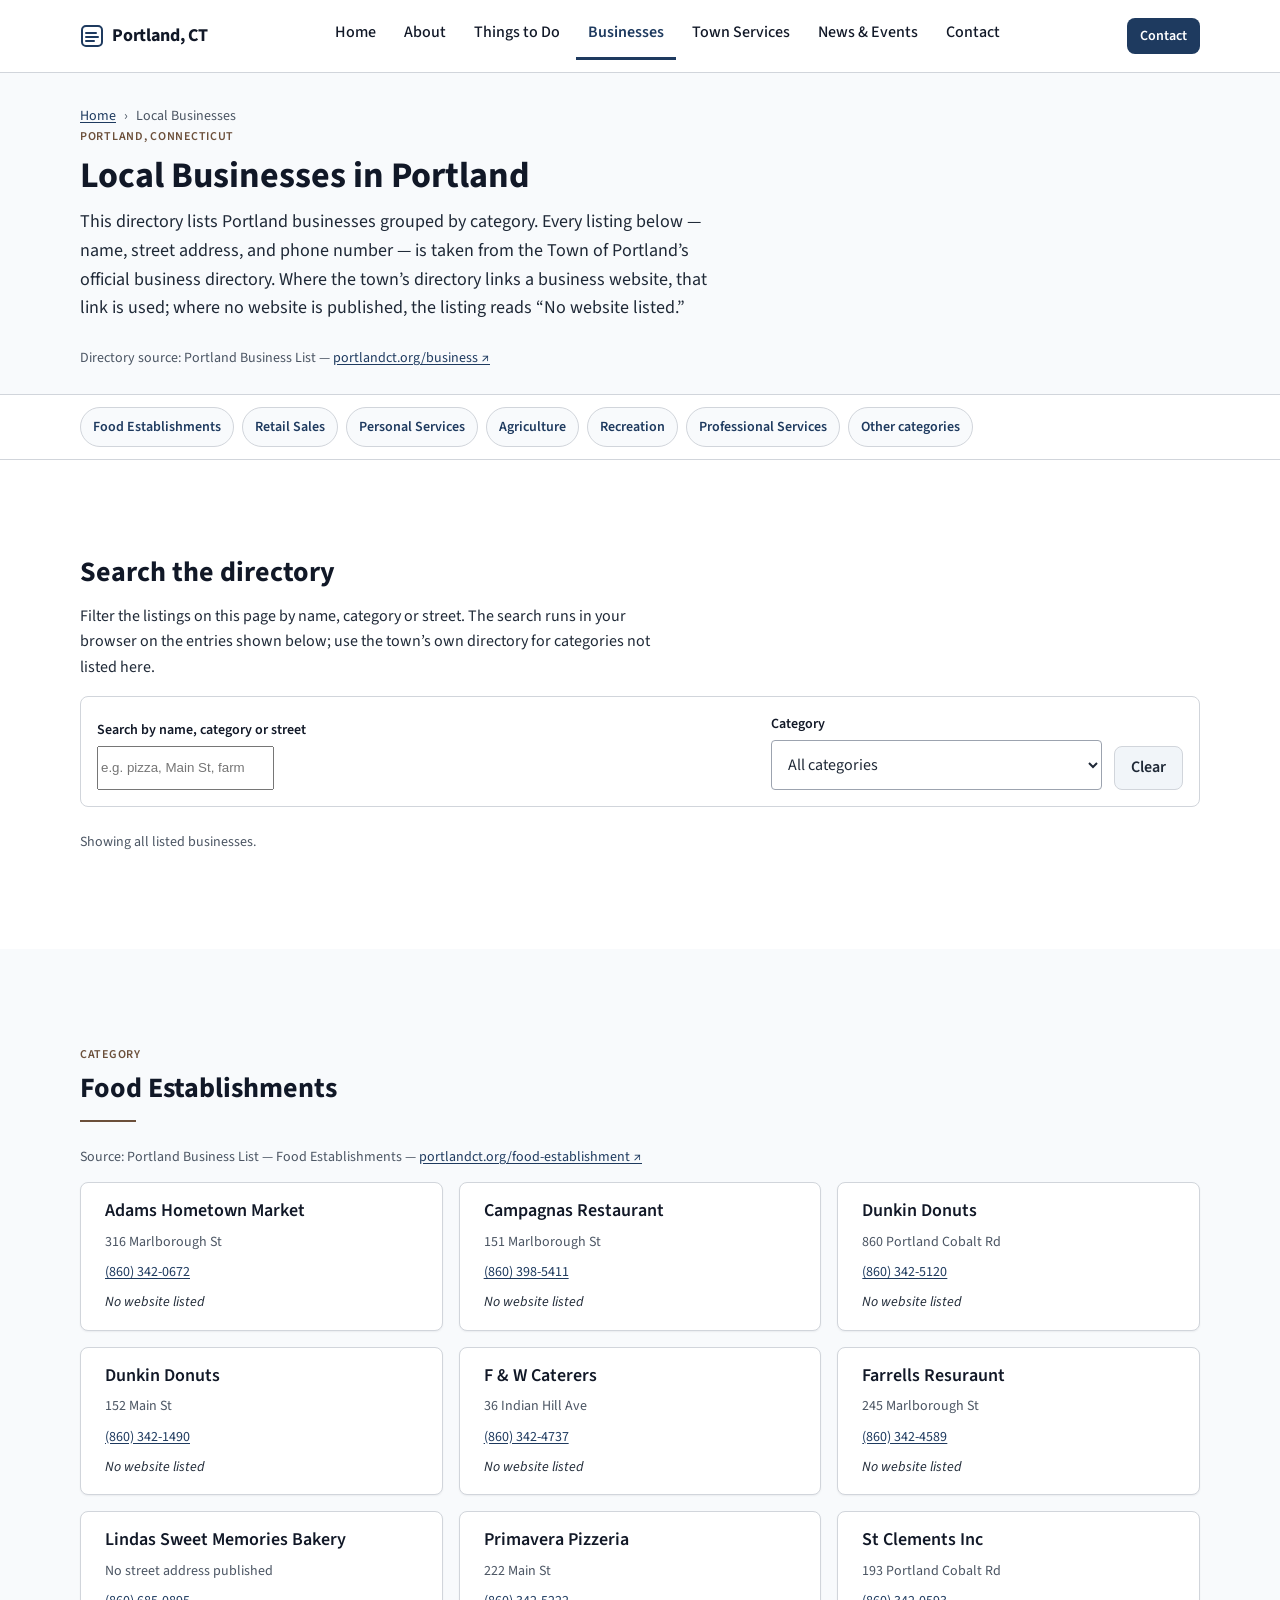
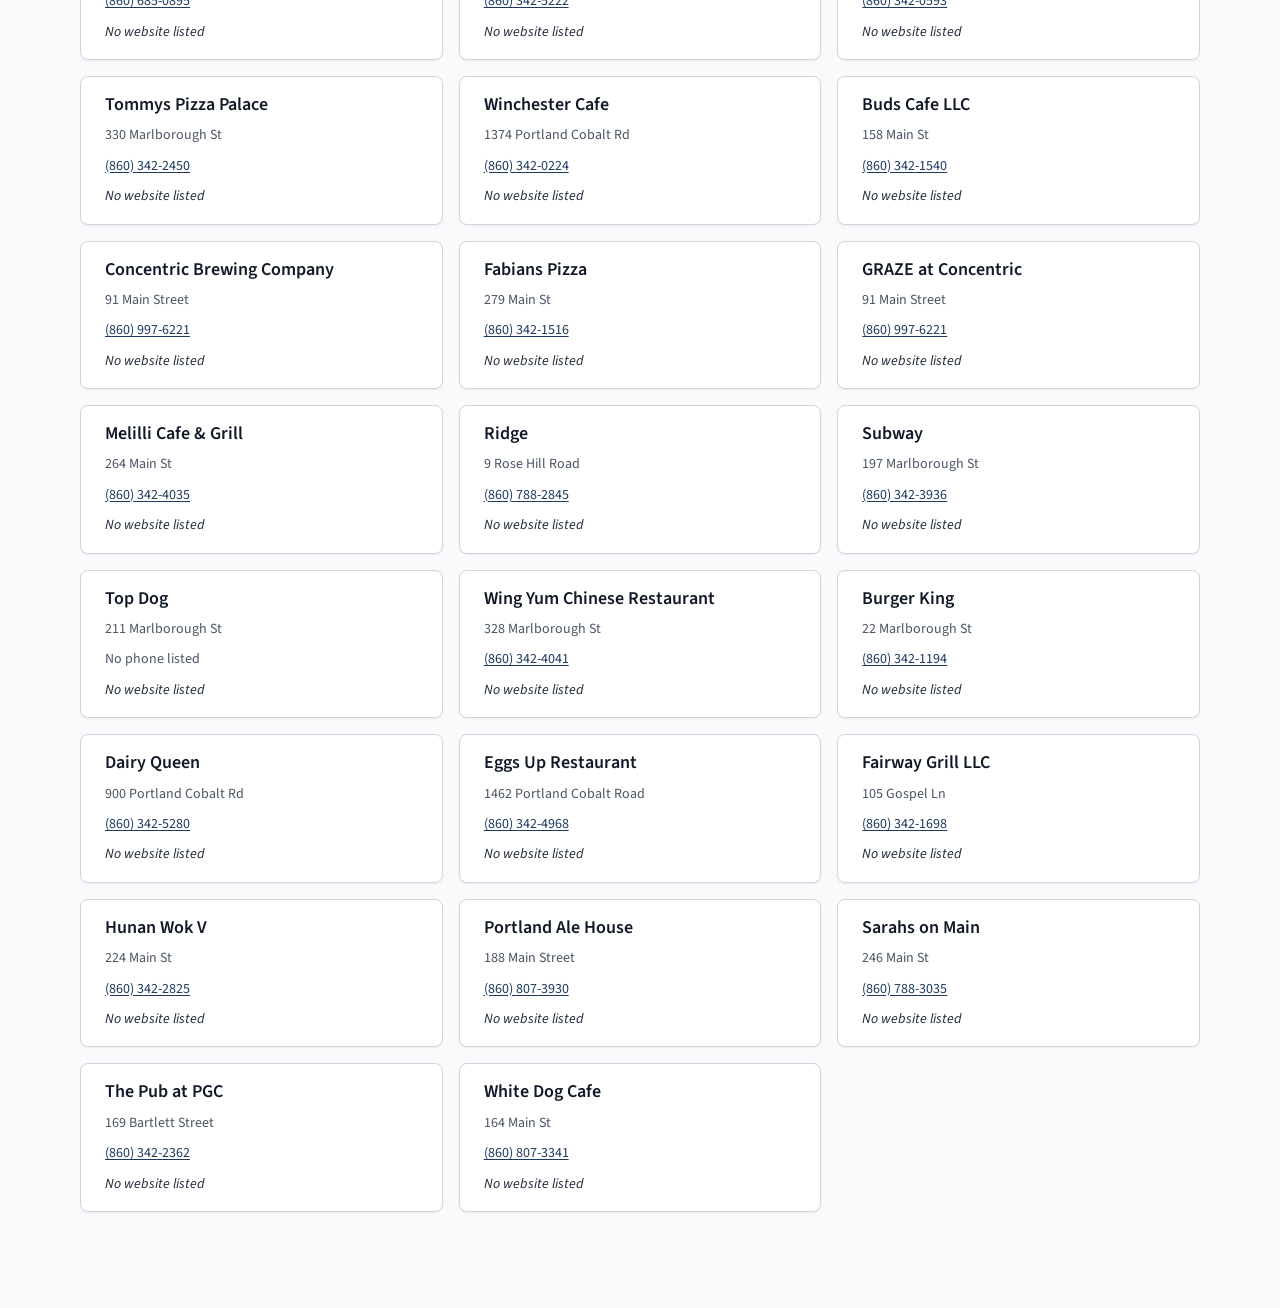
<file: businesses.html>
<!doctype html>
<html lang="en" class="no-js">
<head>
<meta charset="utf-8">
<meta name="viewport" content="width=device-width, initial-scale=1">
<title>Local Businesses | Portland, Connecticut</title>
<meta name="description" content="A directory of Portland, Connecticut businesses by category — food, retail, personal services, agriculture, recreation and professional services — from the Town of Portland's official business listing.">
<link rel="canonical" href="businesses.html">
<meta property="og:type" content="website">
<meta property="og:site_name" content="Portland, Connecticut">
<meta property="og:title" content="Local Businesses | Portland, Connecticut">
<meta property="og:description" content="A directory of Portland, Connecticut businesses by category, with addresses from the Town of Portland's business listing.">
<meta property="og:url" content="businesses.html">
<meta name="twitter:card" content="summary">
<link rel="preconnect" href="https://fonts.gstatic.com" crossorigin>
<link rel="stylesheet" href="https://fonts.googleapis.com/css2?family=Source+Sans+3:ital,wght@0,400;0,600;0,700;1,400&display=swap">
<link rel="stylesheet" href="styles.css">
<link rel="icon" href="favicon.svg" type="image/svg+xml">
<script>document.documentElement.classList.replace('no-js','js');</script>
</head>
<body>
<a class="skip-link" href="#main">Skip to main content</a>

<header class="site-header">
  <div class="container header-inner">
    <a class="brand" href="index.html">
      <svg class="mark" viewBox="0 0 24 24" aria-hidden="true" focusable="false">
        <rect x="2" y="2" width="20" height="20" rx="4" fill="none" stroke="currentColor" stroke-width="2"/>
        <line x1="6" y1="9" x2="16" y2="9" stroke="currentColor" stroke-width="2" stroke-linecap="round"/>
        <line x1="6" y1="13" x2="18" y2="13" stroke="currentColor" stroke-width="2" stroke-linecap="round"/>
        <line x1="6" y1="17" x2="14" y2="17" stroke="currentColor" stroke-width="2" stroke-linecap="round"/>
      </svg>
      <span>Portland, CT</span>
    </a>
    <button class="nav-toggle" type="button" aria-expanded="false" aria-controls="site-nav">
      <svg width="24" height="24" viewBox="0 0 24 24" aria-hidden="true" focusable="false" fill="none" stroke="currentColor" stroke-width="2" stroke-linecap="round">
        <line x1="3" y1="6" x2="21" y2="6"/><line x1="3" y1="12" x2="21" y2="12"/><line x1="3" y1="18" x2="21" y2="18"/>
      </svg>
      <span>Menu</span>
    </button>
    <nav class="site-nav" id="site-nav" aria-label="Primary">
      <ul>
        <li><a href="index.html">Home</a></li>
        <li><a href="about.html">About<span class="sr-only"> Portland</span></a></li>
        <li><a href="things-to-do.html">Things to Do</a></li>
        <li><a href="businesses.html" aria-current="page">Businesses</a></li>
        <li><a href="services.html">Town Services</a></li>
        <li><a href="news-events.html">News &amp; Events</a></li>
        <li><a href="contact.html">Contact</a></li>
      </ul>
      <div class="nav-utility">
        <a class="btn btn--primary" href="contact.html">Contact the town</a>
      </div>
    </nav>
    <div class="header-action">
      <a class="btn btn--primary btn--sm" href="contact.html">Contact</a>
    </div>
  </div>
</header>

<div class="page-header">
  <div class="container">
    <nav class="breadcrumb" aria-label="Breadcrumb">
      <ol>
        <li><a href="index.html">Home</a></li>
        <li><span aria-current="page">Local Businesses</span></li>
      </ol>
    </nav>
    <span class="eyebrow">Portland, Connecticut</span>
    <h1>Local Businesses in Portland</h1>
    <p class="lead">This directory lists Portland businesses grouped by category. Every listing below — name, street address, and phone number — is taken from the Town of Portland’s official business directory. Where the town’s directory links a business website, that link is used; where no website is published, the listing reads “No website listed.”</p>
    <p class="source-note">Directory source: Portland Business List — <a href="https://www.portlandct.org/business" target="_blank" rel="noopener">portlandct.org/business <span aria-hidden="true">↗</span><span class="sr-only"> (opens in a new tab)</span></a></p>
  </div>
</div>

<nav class="jump-nav" aria-label="On this page">
  <div class="container">
    <ul>
      <li><a href="#food-establishments">Food Establishments</a></li>
      <li><a href="#retail-sales">Retail Sales</a></li>
      <li><a href="#personal-services">Personal Services</a></li>
      <li><a href="#agriculture">Agriculture</a></li>
      <li><a href="#recreation">Recreation</a></li>
      <li><a href="#professional-services">Professional Services</a></li>
      <li><a href="#other-categories">Other categories</a></li>
    </ul>
  </div>
</nav>

<main id="main">

  <section class="section" aria-labelledby="search-h">
    <div class="container">
      <h2 id="search-h">Search the directory</h2>
      <p class="prose">Filter the listings on this page by name, category or street. The search runs in your browser on the entries shown below; use the town’s own directory for categories not listed here.</p>
      <div class="toolbar">
        <div>
          <label for="biz-search">Search by name, category or street</label>
          <input type="search" id="biz-search" name="q" placeholder="e.g. pizza, Main St, farm" autocomplete="off">
        </div>
        <div>
          <label for="biz-category">Category</label>
          <select id="biz-category" name="category">
            <option value="">All categories</option>
            <option value="Food Establishments">Food Establishments</option>
            <option value="Retail Sales">Retail Sales</option>
            <option value="Personal Services">Personal Services</option>
            <option value="Agriculture">Agriculture</option>
            <option value="Recreation">Recreation</option>
            <option value="Professional Services">Professional Services</option>
          </select>
        </div>
        <div>
          <button class="btn btn--neutral" type="button" id="biz-clear">Clear</button>
        </div>
      </div>
      <p class="filter-status" role="status" aria-live="polite" id="biz-status">Showing all listed businesses.</p>
    </div>
  </section>

  <section class="section section--alt" id="food-establishments" aria-labelledby="food-h" data-section>
    <div class="container">
      <span class="eyebrow">Category</span>
      <h2 id="food-h">Food Establishments</h2>
      <hr class="section-rule">
      <p class="source-note">Source: Portland Business List — Food Establishments — <a href="https://www.portlandct.org/food-establishment" target="_blank" rel="noopener">portlandct.org/food-establishment <span aria-hidden="true">↗</span><span class="sr-only"> (opens in a new tab)</span></a></p>
      <div class="card-grid">

        <article class="card business-card" data-category="Food Establishments" data-name="adams hometown market" data-search="adams hometown market food establishments 316 marlborough st">
          <h3>Adams Hometown Market</h3>
          <address class="card-meta">316 Marlborough St</address>
          <p class="card-meta"><a class="phone" href="tel:+18603420672">(860) 342-0672</a></p>
          <p class="no-site">No website listed</p>
        </article>
        <article class="card business-card" data-category="Food Establishments" data-name="campagnas restaurant" data-search="campagnas restaurant food establishments 151 marlborough st">
          <h3>Campagnas Restaurant</h3>
          <address class="card-meta">151 Marlborough St</address>
          <p class="card-meta"><a class="phone" href="tel:+18603985411">(860) 398-5411</a></p>
          <p class="no-site">No website listed</p>
        </article>
        <article class="card business-card" data-category="Food Establishments" data-name="dunkin donuts" data-search="dunkin donuts food establishments 860 portland cobalt rd">
          <h3>Dunkin Donuts</h3>
          <address class="card-meta">860 Portland Cobalt Rd</address>
          <p class="card-meta"><a class="phone" href="tel:+18603425120">(860) 342-5120</a></p>
          <p class="no-site">No website listed</p>
        </article>
        <article class="card business-card" data-category="Food Establishments" data-name="dunkin donuts" data-search="dunkin donuts food establishments 152 main st">
          <h3>Dunkin Donuts</h3>
          <address class="card-meta">152 Main St</address>
          <p class="card-meta"><a class="phone" href="tel:+18603421490">(860) 342-1490</a></p>
          <p class="no-site">No website listed</p>
        </article>
        <article class="card business-card" data-category="Food Establishments" data-name="f &amp; w caterers" data-search="f & w caterers food establishments 36 indian hill ave">
          <h3>F &amp; W Caterers</h3>
          <address class="card-meta">36 Indian Hill Ave</address>
          <p class="card-meta"><a class="phone" href="tel:+18603424737">(860) 342-4737</a></p>
          <p class="no-site">No website listed</p>
        </article>
        <article class="card business-card" data-category="Food Establishments" data-name="farrells resuraunt" data-search="farrells resuraunt food establishments 245 marlborough st">
          <h3>Farrells Resuraunt</h3>
          <address class="card-meta">245 Marlborough St</address>
          <p class="card-meta"><a class="phone" href="tel:+18603424589">(860) 342-4589</a></p>
          <p class="no-site">No website listed</p>
        </article>
        <article class="card business-card" data-category="Food Establishments" data-name="lindas sweet memories bakery" data-search="lindas sweet memories bakery food establishments">
          <h3>Lindas Sweet Memories Bakery</h3>
          <p class="card-meta">No street address published</p>
          <p class="card-meta"><a class="phone" href="tel:+18606850895">(860) 685-0895</a></p>
          <p class="no-site">No website listed</p>
        </article>
        <article class="card business-card" data-category="Food Establishments" data-name="primavera pizzeria" data-search="primavera pizzeria food establishments 222 main st">
          <h3>Primavera Pizzeria</h3>
          <address class="card-meta">222 Main St</address>
          <p class="card-meta"><a class="phone" href="tel:+18603425222">(860) 342-5222</a></p>
          <p class="no-site">No website listed</p>
        </article>
        <article class="card business-card" data-category="Food Establishments" data-name="st clements inc" data-search="st clements inc food establishments 193 portland cobalt rd">
          <h3>St Clements Inc</h3>
          <address class="card-meta">193 Portland Cobalt Rd</address>
          <p class="card-meta"><a class="phone" href="tel:+18603420593">(860) 342-0593</a></p>
          <p class="no-site">No website listed</p>
        </article>
        <article class="card business-card" data-category="Food Establishments" data-name="tommys pizza palace" data-search="tommys pizza palace food establishments 330 marlborough st">
          <h3>Tommys Pizza Palace</h3>
          <address class="card-meta">330 Marlborough St</address>
          <p class="card-meta"><a class="phone" href="tel:+18603422450">(860) 342-2450</a></p>
          <p class="no-site">No website listed</p>
        </article>
        <article class="card business-card" data-category="Food Establishments" data-name="winchester cafe" data-search="winchester cafe food establishments 1374 portland cobalt rd">
          <h3>Winchester Cafe</h3>
          <address class="card-meta">1374 Portland Cobalt Rd</address>
          <p class="card-meta"><a class="phone" href="tel:+18603420224">(860) 342-0224</a></p>
          <p class="no-site">No website listed</p>
        </article>
        <article class="card business-card" data-category="Food Establishments" data-name="buds cafe llc" data-search="buds cafe llc food establishments 158 main st">
          <h3>Buds Cafe LLC</h3>
          <address class="card-meta">158 Main St</address>
          <p class="card-meta"><a class="phone" href="tel:+18603421540">(860) 342-1540</a></p>
          <p class="no-site">No website listed</p>
        </article>
        <article class="card business-card" data-category="Food Establishments" data-name="concentric brewing company" data-search="concentric brewing company food establishments 91 main street">
          <h3>Concentric Brewing Company</h3>
          <address class="card-meta">91 Main Street</address>
          <p class="card-meta"><a class="phone" href="tel:+18609976221">(860) 997-6221</a></p>
          <p class="no-site">No website listed</p>
        </article>
        <article class="card business-card" data-category="Food Establishments" data-name="fabians pizza" data-search="fabians pizza food establishments 279 main st">
          <h3>Fabians Pizza</h3>
          <address class="card-meta">279 Main St</address>
          <p class="card-meta"><a class="phone" href="tel:+18603421516">(860) 342-1516</a></p>
          <p class="no-site">No website listed</p>
        </article>
        <article class="card business-card" data-category="Food Establishments" data-name="graze at concentric" data-search="graze at concentric food establishments 91 main street">
          <h3>GRAZE at Concentric</h3>
          <address class="card-meta">91 Main Street</address>
          <p class="card-meta"><a class="phone" href="tel:+18609976221">(860) 997-6221</a></p>
          <p class="no-site">No website listed</p>
        </article>
        <article class="card business-card" data-category="Food Establishments" data-name="melilli cafe &amp; grill" data-search="melilli cafe & grill food establishments 264 main st">
          <h3>Melilli Cafe &amp; Grill</h3>
          <address class="card-meta">264 Main St</address>
          <p class="card-meta"><a class="phone" href="tel:+18603424035">(860) 342-4035</a></p>
          <p class="no-site">No website listed</p>
        </article>
        <article class="card business-card" data-category="Food Establishments" data-name="ridge" data-search="ridge food establishments 9 rose hill road">
          <h3>Ridge</h3>
          <address class="card-meta">9 Rose Hill Road</address>
          <p class="card-meta"><a class="phone" href="tel:+18607882845">(860) 788-2845</a></p>
          <p class="no-site">No website listed</p>
        </article>
        <article class="card business-card" data-category="Food Establishments" data-name="subway" data-search="subway food establishments 197 marlborough st">
          <h3>Subway</h3>
          <address class="card-meta">197 Marlborough St</address>
          <p class="card-meta"><a class="phone" href="tel:+18603423936">(860) 342-3936</a></p>
          <p class="no-site">No website listed</p>
        </article>
        <article class="card business-card" data-category="Food Establishments" data-name="top dog" data-search="top dog food establishments 211 marlborough st">
          <h3>Top Dog</h3>
          <address class="card-meta">211 Marlborough St</address>
          <p class="card-meta">No phone listed</p>
          <p class="no-site">No website listed</p>
        </article>
        <article class="card business-card" data-category="Food Establishments" data-name="wing yum chinese restaurant" data-search="wing yum chinese restaurant food establishments 328 marlborough st">
          <h3>Wing Yum Chinese Restaurant</h3>
          <address class="card-meta">328 Marlborough St</address>
          <p class="card-meta"><a class="phone" href="tel:+18603424041">(860) 342-4041</a></p>
          <p class="no-site">No website listed</p>
        </article>
        <article class="card business-card" data-category="Food Establishments" data-name="burger king" data-search="burger king food establishments 22 marlborough st">
          <h3>Burger King</h3>
          <address class="card-meta">22 Marlborough St</address>
          <p class="card-meta"><a class="phone" href="tel:+18603421194">(860) 342-1194</a></p>
          <p class="no-site">No website listed</p>
        </article>
        <article class="card business-card" data-category="Food Establishments" data-name="dairy queen" data-search="dairy queen food establishments 900 portland cobalt rd">
          <h3>Dairy Queen</h3>
          <address class="card-meta">900 Portland Cobalt Rd</address>
          <p class="card-meta"><a class="phone" href="tel:+18603425280">(860) 342-5280</a></p>
          <p class="no-site">No website listed</p>
        </article>
        <article class="card business-card" data-category="Food Establishments" data-name="eggs up restaurant" data-search="eggs up restaurant food establishments 1462 portland cobalt road">
          <h3>Eggs Up Restaurant</h3>
          <address class="card-meta">1462 Portland Cobalt Road</address>
          <p class="card-meta"><a class="phone" href="tel:+18603424968">(860) 342-4968</a></p>
          <p class="no-site">No website listed</p>
        </article>
        <article class="card business-card" data-category="Food Establishments" data-name="fairway grill llc" data-search="fairway grill llc food establishments 105 gospel ln">
          <h3>Fairway Grill LLC</h3>
          <address class="card-meta">105 Gospel Ln</address>
          <p class="card-meta"><a class="phone" href="tel:+18603421698">(860) 342-1698</a></p>
          <p class="no-site">No website listed</p>
        </article>
        <article class="card business-card" data-category="Food Establishments" data-name="hunan wok v" data-search="hunan wok v food establishments 224 main st">
          <h3>Hunan Wok V</h3>
          <address class="card-meta">224 Main St</address>
          <p class="card-meta"><a class="phone" href="tel:+18603422825">(860) 342-2825</a></p>
          <p class="no-site">No website listed</p>
        </article>
        <article class="card business-card" data-category="Food Establishments" data-name="portland ale house" data-search="portland ale house food establishments 188 main street">
          <h3>Portland Ale House</h3>
          <address class="card-meta">188 Main Street</address>
          <p class="card-meta"><a class="phone" href="tel:+18608073930">(860) 807-3930</a></p>
          <p class="no-site">No website listed</p>
        </article>
        <article class="card business-card" data-category="Food Establishments" data-name="sarahs on main" data-search="sarahs on main food establishments 246 main st">
          <h3>Sarahs on Main</h3>
          <address class="card-meta">246 Main St</address>
          <p class="card-meta"><a class="phone" href="tel:+18607883035">(860) 788-3035</a></p>
          <p class="no-site">No website listed</p>
        </article>
        <article class="card business-card" data-category="Food Establishments" data-name="the pub at pgc" data-search="the pub at pgc food establishments 169 bartlett street">
          <h3>The Pub at PGC</h3>
          <address class="card-meta">169 Bartlett Street</address>
          <p class="card-meta"><a class="phone" href="tel:+18603422362">(860) 342-2362</a></p>
          <p class="no-site">No website listed</p>
        </article>
        <article class="card business-card" data-category="Food Establishments" data-name="white dog cafe" data-search="white dog cafe food establishments 164 main st">
          <h3>White Dog Cafe</h3>
          <address class="card-meta">164 Main St</address>
          <p class="card-meta"><a class="phone" href="tel:+18608073341">(860) 807-3341</a></p>
          <p class="no-site">No website listed</p>
        </article>

      </div>
    </div>
  </section>
</file>
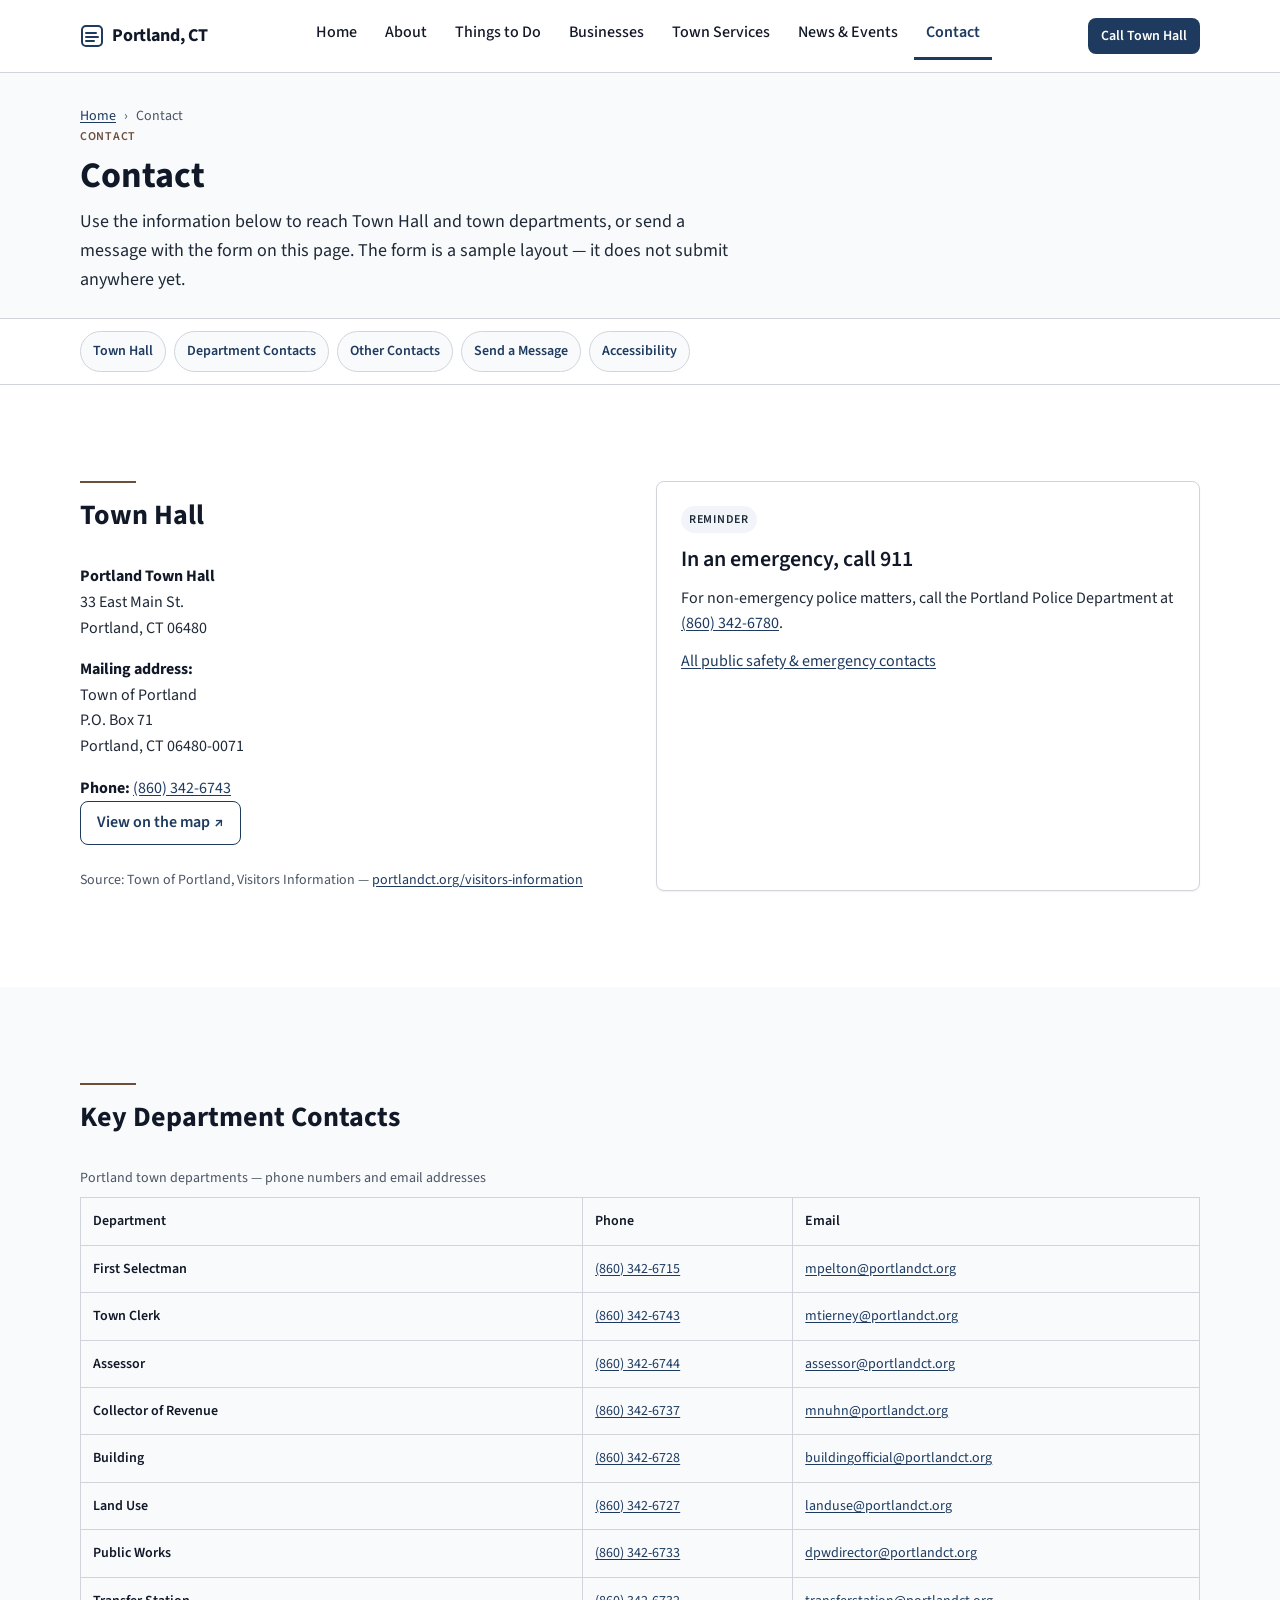
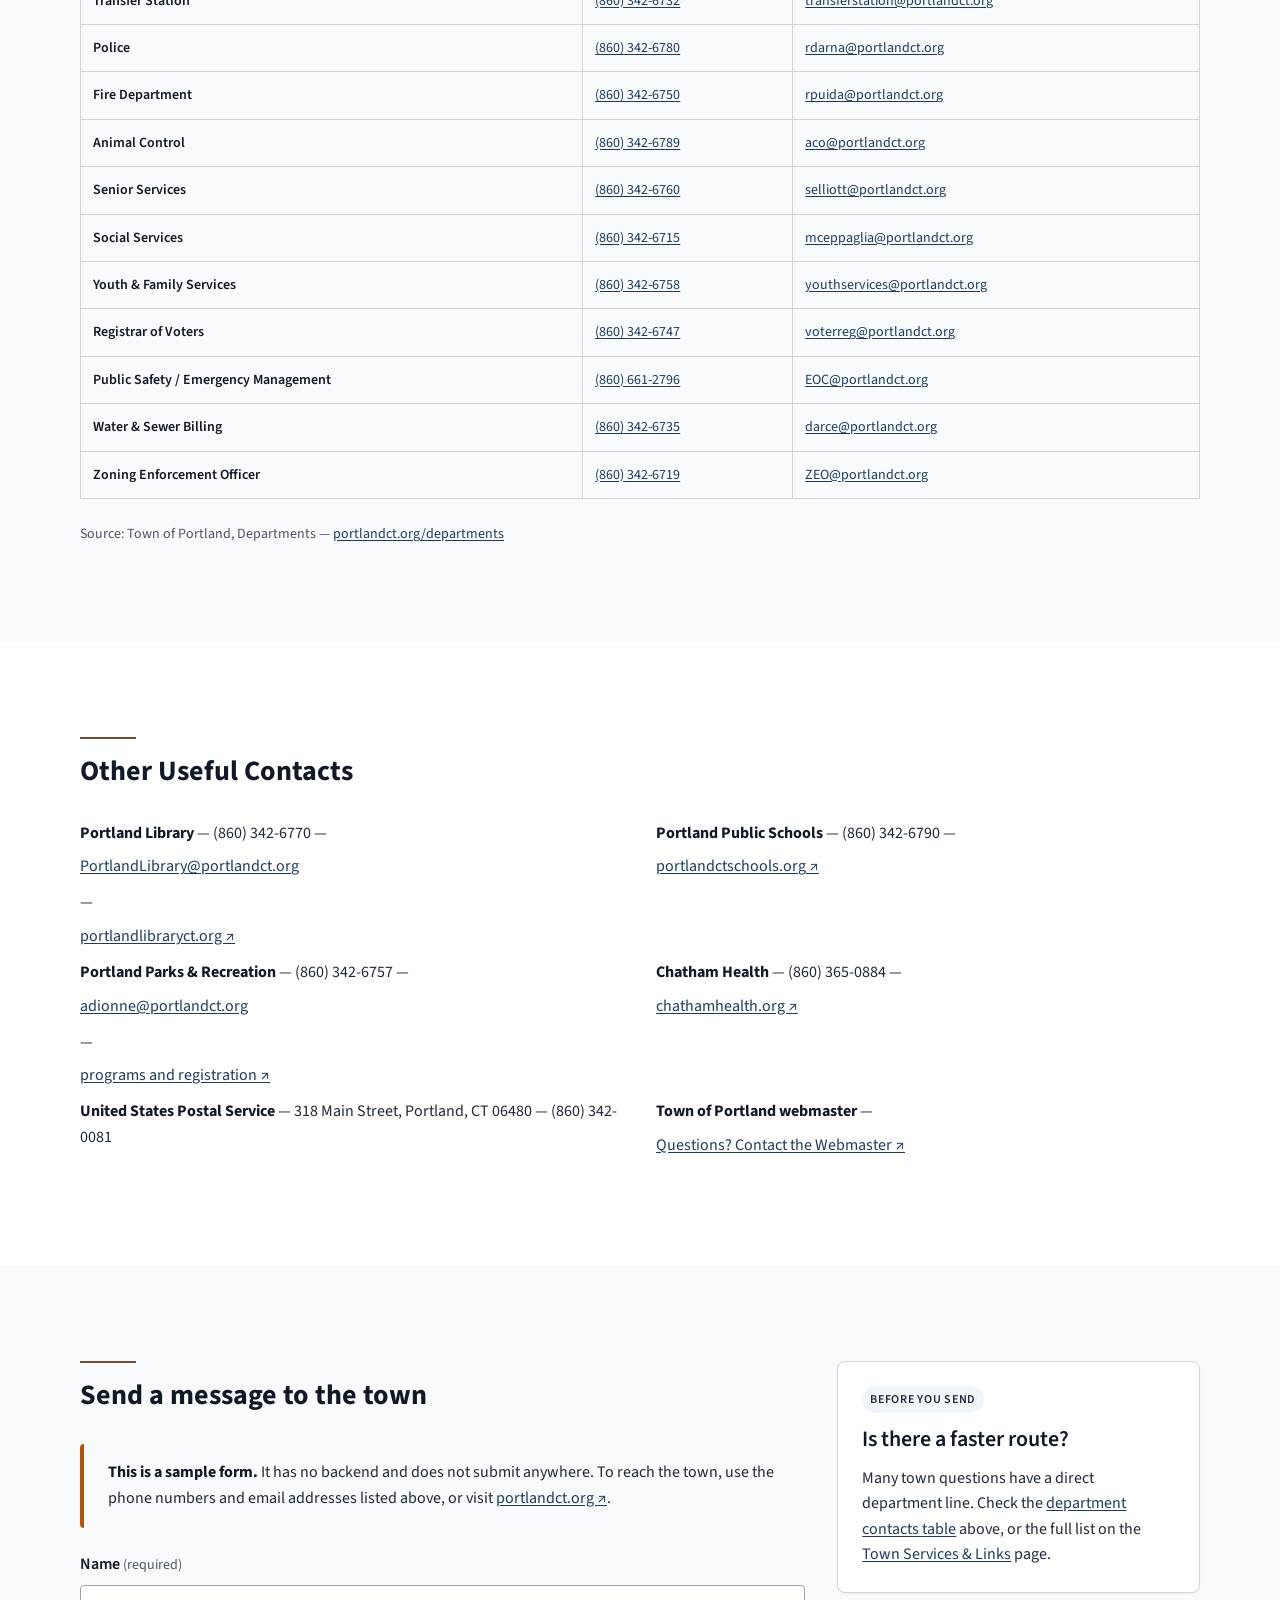
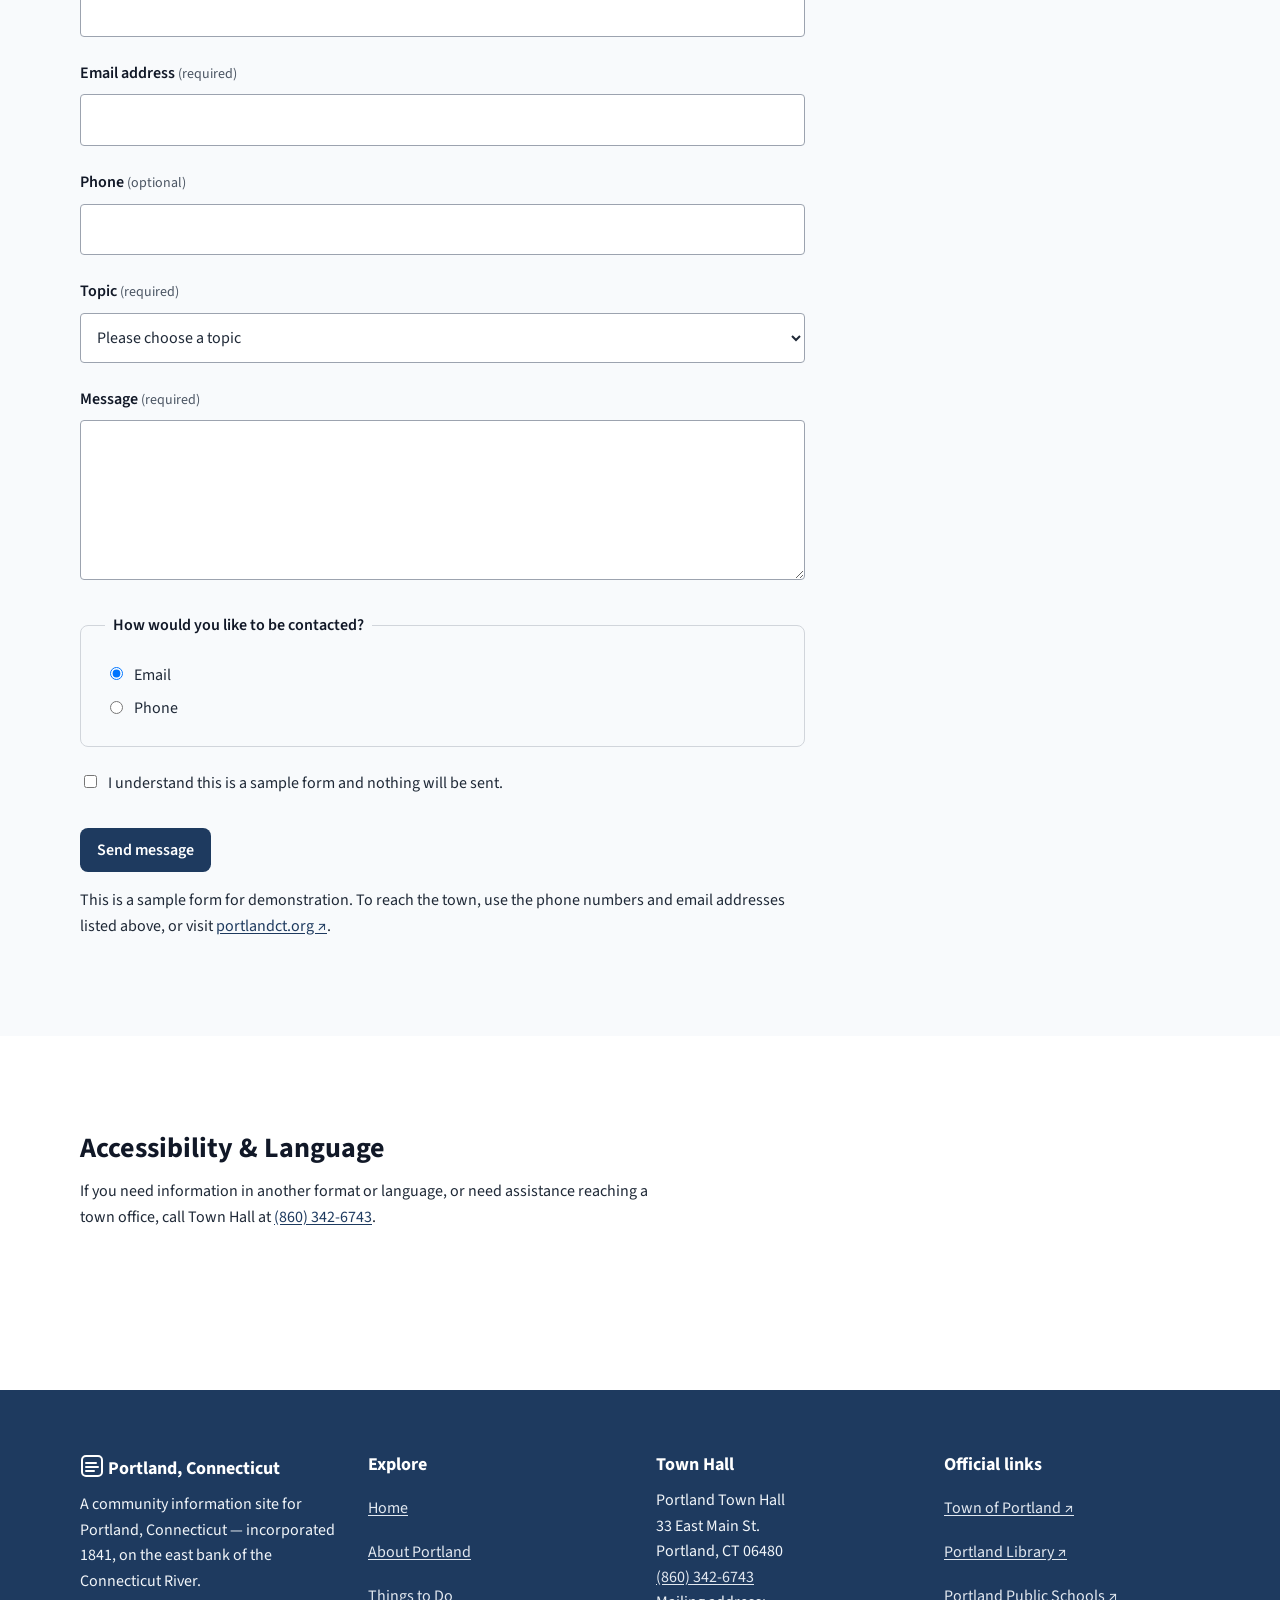
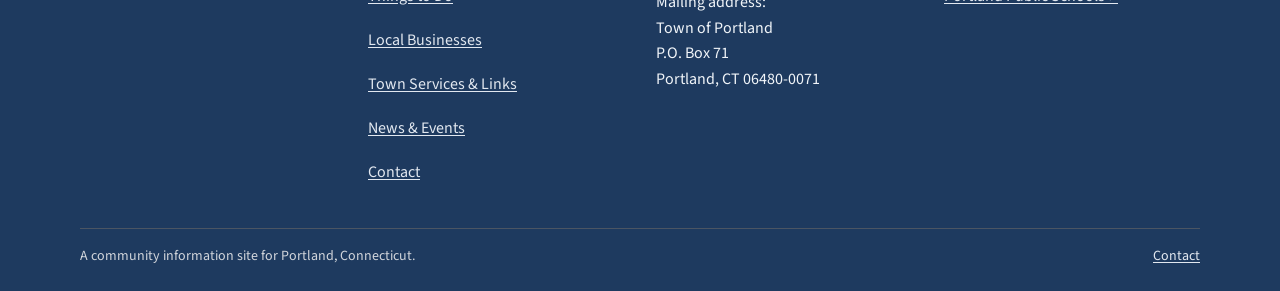
<file: contact.html>
<!doctype html>
<html lang="en" class="no-js">
<head>
<meta charset="utf-8">
<meta name="viewport" content="width=device-width, initial-scale=1">
<title>Contact | Portland, Connecticut</title>
<meta name="description" content="Contact Portland, Connecticut Town Hall and town departments — addresses, phone numbers, email addresses, and a sample message form.">
<link rel="canonical" href="contact.html">
<meta property="og:type" content="website">
<meta property="og:site_name" content="Portland, Connecticut">
<meta property="og:title" content="Contact | Portland, Connecticut">
<meta property="og:description" content="Town Hall address, department phone numbers and email addresses for Portland, Connecticut.">
<meta property="og:url" content="contact.html">
<meta name="twitter:card" content="summary">
<link rel="preconnect" href="https://fonts.gstatic.com" crossorigin>
<link rel="stylesheet" href="https://fonts.googleapis.com/css2?family=Source+Sans+3:ital,wght@0,400;0,600;0,700;1,400&display=swap">
<link rel="stylesheet" href="styles.css">
<link rel="icon" href="favicon.svg" type="image/svg+xml">
<script>document.documentElement.classList.replace('no-js','js');</script>
</head>
<body>
<a class="skip-link" href="#main">Skip to main content</a>

<header class="site-header">
  <div class="container header-inner">
    <a class="brand" href="index.html">
      <svg class="mark" viewBox="0 0 24 24" aria-hidden="true" focusable="false">
        <rect x="2" y="2" width="20" height="20" rx="4" fill="none" stroke="currentColor" stroke-width="2"/>
        <line x1="6" y1="9" x2="16" y2="9" stroke="currentColor" stroke-width="2" stroke-linecap="round"/>
        <line x1="6" y1="13" x2="18" y2="13" stroke="currentColor" stroke-width="2" stroke-linecap="round"/>
        <line x1="6" y1="17" x2="14" y2="17" stroke="currentColor" stroke-width="2" stroke-linecap="round"/>
      </svg>
      <span>Portland, CT</span>
    </a>
    <button class="nav-toggle" type="button" aria-expanded="false" aria-controls="site-nav">
      <svg width="24" height="24" viewBox="0 0 24 24" aria-hidden="true" focusable="false" fill="none" stroke="currentColor" stroke-width="2" stroke-linecap="round">
        <line x1="3" y1="6" x2="21" y2="6"/><line x1="3" y1="12" x2="21" y2="12"/><line x1="3" y1="18" x2="21" y2="18"/>
      </svg>
      <span>Menu</span>
    </button>
    <nav class="site-nav" id="site-nav" aria-label="Primary">
      <ul>
        <li><a href="index.html">Home</a></li>
        <li><a href="about.html">About<span class="sr-only"> Portland</span></a></li>
        <li><a href="things-to-do.html">Things to Do</a></li>
        <li><a href="businesses.html">Businesses</a></li>
        <li><a href="services.html">Town Services</a></li>
        <li><a href="news-events.html">News &amp; Events</a></li>
        <li><a href="contact.html" aria-current="page">Contact</a></li>
      </ul>
      <div class="nav-utility">
        <a class="btn btn--primary" href="contact.html">Contact the town</a>
      </div>
    </nav>
    <div class="header-action">
      <a class="btn btn--primary btn--sm" href="tel:+18603426743">Call Town Hall</a>
    </div>
  </div>
</header>

<main id="main">

  <div class="page-header">
    <div class="container">
      <nav class="breadcrumb" aria-label="Breadcrumb">
        <ol>
          <li><a href="index.html">Home</a></li>
          <li><span aria-current="page">Contact</span></li>
        </ol>
      </nav>
      <span class="eyebrow">Contact</span>
      <h1>Contact</h1>
      <p class="lead">Use the information below to reach Town Hall and town departments, or send a message with the form on this page. The form is a sample layout — it does not submit anywhere yet.</p>
    </div>
  </div>

  <nav class="jump-nav" aria-label="On this page">
    <div class="container">
      <ul>
        <li><a href="#town-hall">Town Hall</a></li>
        <li><a href="#departments">Department Contacts</a></li>
        <li><a href="#other">Other Contacts</a></li>
        <li><a href="#form">Send a Message</a></li>
        <li><a href="#accessibility">Accessibility</a></li>
      </ul>
    </div>
  </nav>

  <section class="section" id="town-hall" aria-labelledby="town-hall-h">
    <div class="container">
      <div class="grid grid--2">
        <div>
          <div class="section-head">
            <hr class="section-rule">
            <h2 id="town-hall-h">Town Hall</h2>
          </div>
          <address class="prose">
            <p><strong>Portland Town Hall</strong><br>
            33 East Main St.<br>
            Portland, CT 06480</p>
            <p><strong>Mailing address:</strong><br>
            Town of Portland<br>
            P.O. Box 71<br>
            Portland, CT 06480-0071</p>
            <p><strong>Phone:</strong> <a class="num" href="tel:+18603426743">(860) 342-6743</a></p>
          </address>
          <p><a class="btn btn--secondary" href="https://goo.gl/maps/Drkt2SmR385DQCAt8" target="_blank" rel="noopener">View on the map <span aria-hidden="true">↗</span><span class="sr-only"> (opens in a new tab)</span></a></p>
          <p class="source-note">Source: Town of Portland, Visitors Information — <a href="https://www.portlandct.org/visitors-information" target="_blank" rel="noopener">portlandct.org/visitors-information</a></p>
        </div>
        <div class="card">
          <span class="badge">Reminder</span>
          <h3>In an emergency, call 911</h3>
          <p>For non-emergency police matters, call the Portland Police Department at <a class="num" href="tel:+18603426780">(860) 342-6780</a>.</p>
          <p><a href="services.html#safety">All public safety &amp; emergency contacts<span class="sr-only"> on the Town Services page</span></a></p>
        </div>
      </div>
    </div>
  </section>

  <section class="section section--alt" id="departments" aria-labelledby="departments-h">
    <div class="container">
      <div class="section-head">
        <hr class="section-rule">
        <h2 id="departments-h">Key Department Contacts</h2>
      </div>
      <div class="table-scroll">
        <table>
          <caption>Portland town departments — phone numbers and email addresses</caption>
          <thead>
            <tr><th scope="col">Department</th><th scope="col">Phone</th><th scope="col">Email</th></tr>
          </thead>
          <tbody>
            <tr><th scope="row">First Selectman</th><td class="num"><a href="tel:+18603426715">(860) 342-6715</a></td><td><a href="mailto:mpelton@portlandct.org">mpelton@portlandct.org</a></td></tr>
            <tr><th scope="row">Town Clerk</th><td class="num"><a href="tel:+18603426743">(860) 342-6743</a></td><td><a href="mailto:mtierney@portlandct.org">mtierney@portlandct.org</a></td></tr>
            <tr><th scope="row">Assessor</th><td class="num"><a href="tel:+18603426744">(860) 342-6744</a></td><td><a href="mailto:assessor@portlandct.org">assessor@portlandct.org</a></td></tr>
            <tr><th scope="row">Collector of Revenue</th><td class="num"><a href="tel:+18603426737">(860) 342-6737</a></td><td><a href="mailto:mnuhn@portlandct.org">mnuhn@portlandct.org</a></td></tr>
            <tr><th scope="row">Building</th><td class="num"><a href="tel:+18603426728">(860) 342-6728</a></td><td><a href="mailto:buildingofficial@portlandct.org">buildingofficial@portlandct.org</a></td></tr>
            <tr><th scope="row">Land Use</th><td class="num"><a href="tel:+18603426727">(860) 342-6727</a></td><td><a href="mailto:landuse@portlandct.org">landuse@portlandct.org</a></td></tr>
            <tr><th scope="row">Public Works</th><td class="num"><a href="tel:+18603426733">(860) 342-6733</a></td><td><a href="mailto:dpwdirector@portlandct.org">dpwdirector@portlandct.org</a></td></tr>
            <tr><th scope="row">Transfer Station</th><td class="num"><a href="tel:+18603426732">(860) 342-6732</a></td><td><a href="mailto:transferstation@portlandct.org">transferstation@portlandct.org</a></td></tr>
            <tr><th scope="row">Police</th><td class="num"><a href="tel:+18603426780">(860) 342-6780</a></td><td><a href="mailto:rdarna@portlandct.org">rdarna@portlandct.org</a></td></tr>
            <tr><th scope="row">Fire Department</th><td class="num"><a href="tel:+18603426750">(860) 342-6750</a></td><td><a href="mailto:rpuida@portlandct.org">rpuida@portlandct.org</a></td></tr>
            <tr><th scope="row">Animal Control</th><td class="num"><a href="tel:+18603426789">(860) 342-6789</a></td><td><a href="mailto:aco@portlandct.org">aco@portlandct.org</a></td></tr>
            <tr><th scope="row">Senior Services</th><td class="num"><a href="tel:+18603426760">(860) 342-6760</a></td><td><a href="mailto:selliott@portlandct.org">selliott@portlandct.org</a></td></tr>
            <tr><th scope="row">Social Services</th><td class="num"><a href="tel:+18603426715">(860) 342-6715</a></td><td><a href="mailto:mceppaglia@portlandct.org">mceppaglia@portlandct.org</a></td></tr>
            <tr><th scope="row">Youth &amp; Family Services</th><td class="num"><a href="tel:+18603426758">(860) 342-6758</a></td><td><a href="mailto:youthservices@portlandct.org">youthservices@portlandct.org</a></td></tr>
            <tr><th scope="row">Registrar of Voters</th><td class="num"><a href="tel:+18603426747">(860) 342-6747</a></td><td><a href="mailto:voterreg@portlandct.org">voterreg@portlandct.org</a></td></tr>
            <tr><th scope="row">Public Safety / Emergency Management</th><td class="num"><a href="tel:+18606612796">(860) 661-2796</a></td><td><a href="mailto:EOC@portlandct.org">EOC@portlandct.org</a></td></tr>
            <tr><th scope="row">Water &amp; Sewer Billing</th><td class="num"><a href="tel:+18603426735">(860) 342-6735</a></td><td><a href="mailto:darce@portlandct.org">darce@portlandct.org</a></td></tr>
            <tr><th scope="row">Zoning Enforcement Officer</th><td class="num"><a href="tel:+18603426719">(860) 342-6719</a></td><td><a href="mailto:ZEO@portlandct.org">ZEO@portlandct.org</a></td></tr>
          </tbody>
        </table>
      </div>
      <p class="source-note">Source: Town of Portland, Departments — <a href="https://www.portlandct.org/departments" target="_blank" rel="noopener">portlandct.org/departments</a></p>
    </div>
  </section>

  <section class="section" id="other" aria-labelledby="other-h">
    <div class="container">
      <div class="section-head">
        <hr class="section-rule">
        <h2 id="other-h">Other Useful Contacts</h2>
      </div>
      <ul class="link-list grid grid--2" style="gap:0 var(--space-6)">
        <li><strong>Portland Library</strong> — <span class="num">(860) 342-6770</span> — <a href="mailto:PortlandLibrary@portlandct.org">PortlandLibrary@portlandct.org</a> — <a href="https://www.portlandlibraryct.org" target="_blank" rel="noopener">portlandlibraryct.org <span aria-hidden="true">↗</span><span class="sr-only"> (opens in a new tab)</span></a></li>
        <li><strong>Portland Public Schools</strong> — <span class="num">(860) 342-6790</span> — <a href="https://www.portlandctschools.org/" target="_blank" rel="noopener">portlandctschools.org <span aria-hidden="true">↗</span><span class="sr-only"> (opens in a new tab)</span></a></li>
        <li><strong>Portland Parks &amp; Recreation</strong> — <span class="num">(860) 342-6757</span> — <a href="mailto:adionne@portlandct.org">adionne@portlandct.org</a> — <a href="https://portland.recdesk.com/Community/Page?pageId=15691" target="_blank" rel="noopener">programs and registration <span aria-hidden="true">↗</span><span class="sr-only"> (opens in a new tab)</span></a></li>
        <li><strong>Chatham Health</strong> — <span class="num">(860) 365-0884</span> — <a href="https://www.chathamhealth.org" target="_blank" rel="noopener">chathamhealth.org <span aria-hidden="true">↗</span><span class="sr-only"> (opens in a new tab)</span></a></li>
        <li><strong>United States Postal Service</strong> — 318 Main Street, Portland, CT 06480 — <span class="num">(860) 342-0081</span></li>
        <li><strong>Town of Portland webmaster</strong> — <a href="https://www.portlandct.org/questionsubmission" target="_blank" rel="noopener">Questions? Contact the Webmaster <span aria-hidden="true">↗</span><span class="sr-only"> (opens in a new tab)</span></a></li>
      </ul>
    </div>
  </section>

  <section class="section section--alt" id="form" aria-labelledby="form-h">
    <div class="container">
      <div class="grid grid--split">
        <div>
          <div class="section-head">
            <hr class="section-rule">
            <h2 id="form-h">Send a message to the town</h2>
          </div>
          <div class="callout callout--warning">
            <p><strong>This is a sample form.</strong> It has no backend and does not submit anywhere. To reach the town, use the phone numbers and email addresses listed above, or visit <a href="https://www.portlandct.org/" target="_blank" rel="noopener">portlandct.org <span aria-hidden="true">↗</span><span class="sr-only"> (opens in a new tab)</span></a>.</p>
          </div>
          <form action="#" method="post" aria-describedby="form-helper">
            <div class="form-field">
              <label for="name">Name <span class="req">(required)</span></label>
              <input type="text" id="name" name="name" autocomplete="name" required>
            </div>
            <div class="form-field">
              <label for="email">Email address <span class="req">(required)</span></label>
              <input type="email" id="email" name="email" autocomplete="email" required>
            </div>
            <div class="form-field">
              <label for="phone">Phone <span class="req">(optional)</span></label>
              <input type="tel" id="phone" name="phone" autocomplete="tel">
            </div>
            <div class="form-field">
              <label for="topic">Topic <span class="req">(required)</span></label>
              <select id="topic" name="topic" required>
                <option value="">Please choose a topic</option>
                <option value="general">General question</option>
                <option value="services">Town services</option>
                <option value="permits">Permits and land use</option>
                <option value="issue">Report an issue</option>
                <option value="feedback">Website feedback</option>
              </select>
            </div>
            <div class="form-field">
              <label for="message">Message <span class="req">(required)</span></label>
              <textarea id="message" name="message" required></textarea>
            </div>
            <fieldset>
              <legend>How would you like to be contacted?</legend>
              <div class="choice">
                <input type="radio" id="contact-email" name="contact-method" value="email" checked>
                <label for="contact-email">Email</label>
              </div>
              <div class="choice">
                <input type="radio" id="contact-phone" name="contact-method" value="phone">
                <label for="contact-phone">Phone</label>
              </div>
            </fieldset>
            <div class="form-field">
              <div class="choice">
                <input type="checkbox" id="consent" name="consent" required>
                <label for="consent">I understand this is a sample form and nothing will be sent.</label>
              </div>
            </div>
            <p><button class="btn btn--primary" type="submit">Send message</button></p>
            <p class="hint" id="form-helper">This is a sample form for demonstration. To reach the town, use the phone numbers and email addresses listed above, or visit <a href="https://www.portlandct.org/" target="_blank" rel="noopener">portlandct.org <span aria-hidden="true">↗</span><span class="sr-only"> (opens in a new tab)</span></a>.</p>
          </form>
        </div>
        <div>
          <div class="card">
            <span class="badge">Before you send</span>
            <h3>Is there a faster route?</h3>
            <p>Many town questions have a direct department line. Check the <a href="#departments">department contacts table</a> above, or the full list on the <a href="services.html">Town Services &amp; Links</a> page.</p>
          </div>
        </div>
      </div>
    </div>
  </section>

  <section class="section" id="accessibility" aria-labelledby="accessibility-h">
    <div class="container">
      <div class="prose">
        <h2 id="accessibility-h">Accessibility &amp; Language</h2>
        <p>If you need information in another format or language, or need assistance reaching a town office, call Town Hall at <a class="num" href="tel:+18603426743">(860) 342-6743</a>.</p>
      </div>
    </div>
  </section>

</main>

<footer class="site-footer">
  <div class="container">
    <div class="footer-grid">
      <div>
        <h2>
          <svg class="footer-mark" viewBox="0 0 24 24" aria-hidden="true" focusable="false" style="vertical-align:-4px">
            <rect x="2" y="2" width="20" height="20" rx="4" fill="none" stroke="currentColor" stroke-width="2"/>
            <line x1="6" y1="9" x2="16" y2="9" stroke="currentColor" stroke-width="2" stroke-linecap="round"/>
            <line x1="6" y1="13" x2="18" y2="13" stroke="currentColor" stroke-width="2" stroke-linecap="round"/>
            <line x1="6" y1="17" x2="14" y2="17" stroke="currentColor" stroke-width="2" stroke-linecap="round"/>
          </svg>
          Portland, Connecticut
        </h2>
        <p>A community information site for Portland, Connecticut — incorporated 1841, on the east bank of the Connecticut River.</p>
      </div>
      <nav aria-label="Footer">
        <h2>Explore</h2>
        <ul>
          <li><a class="footer-link" href="index.html">Home</a></li>
          <li><a class="footer-link" href="about.html">About Portland</a></li>
          <li><a class="footer-link" href="things-to-do.html">Things to Do</a></li>
          <li><a class="footer-link" href="businesses.html">Local Businesses</a></li>
          <li><a class="footer-link" href="services.html">Town Services &amp; Links</a></li>
          <li><a class="footer-link" href="news-events.html">News &amp; Events</a></li>
          <li><a class="footer-link" href="contact.html">Contact</a></li>
        </ul>
      </nav>
      <div>
        <h2>Town Hall</h2>
        <address>
          Portland Town Hall<br>
          33 East Main St.<br>
          Portland, CT 06480<br>
          <a class="num" href="tel:+18603426743">(860) 342-6743</a>
        </address>
        <p>Mailing address:<br>
          Town of Portland<br>
          P.O. Box 71<br>
          Portland, CT 06480-0071</p>
      </div>
      <div>
        <h2>Official links</h2>
        <ul>
          <li><a class="footer-link" href="https://www.portlandct.org/" target="_blank" rel="noopener">Town of Portland <span aria-hidden="true">↗</span><span class="sr-only"> (opens in a new tab)</span></a></li>
          <li><a class="footer-link" href="https://www.portlandlibraryct.org" target="_blank" rel="noopener">Portland Library <span aria-hidden="true">↗</span><span class="sr-only"> (opens in a new tab)</span></a></li>
          <li><a class="footer-link" href="https://www.portlandctschools.org/" target="_blank" rel="noopener">Portland Public Schools <span aria-hidden="true">↗</span><span class="sr-only"> (opens in a new tab)</span></a></li>
        </ul>
      </div>
    </div>
    <div class="footer-bottom">
      <p>A community information site for Portland, Connecticut.</p>
      <p><a href="contact.html">Contact</a></p>
    </div>
  </div>
</footer>

<script src="site.js" defer></script>
</body>
</html>
</file>
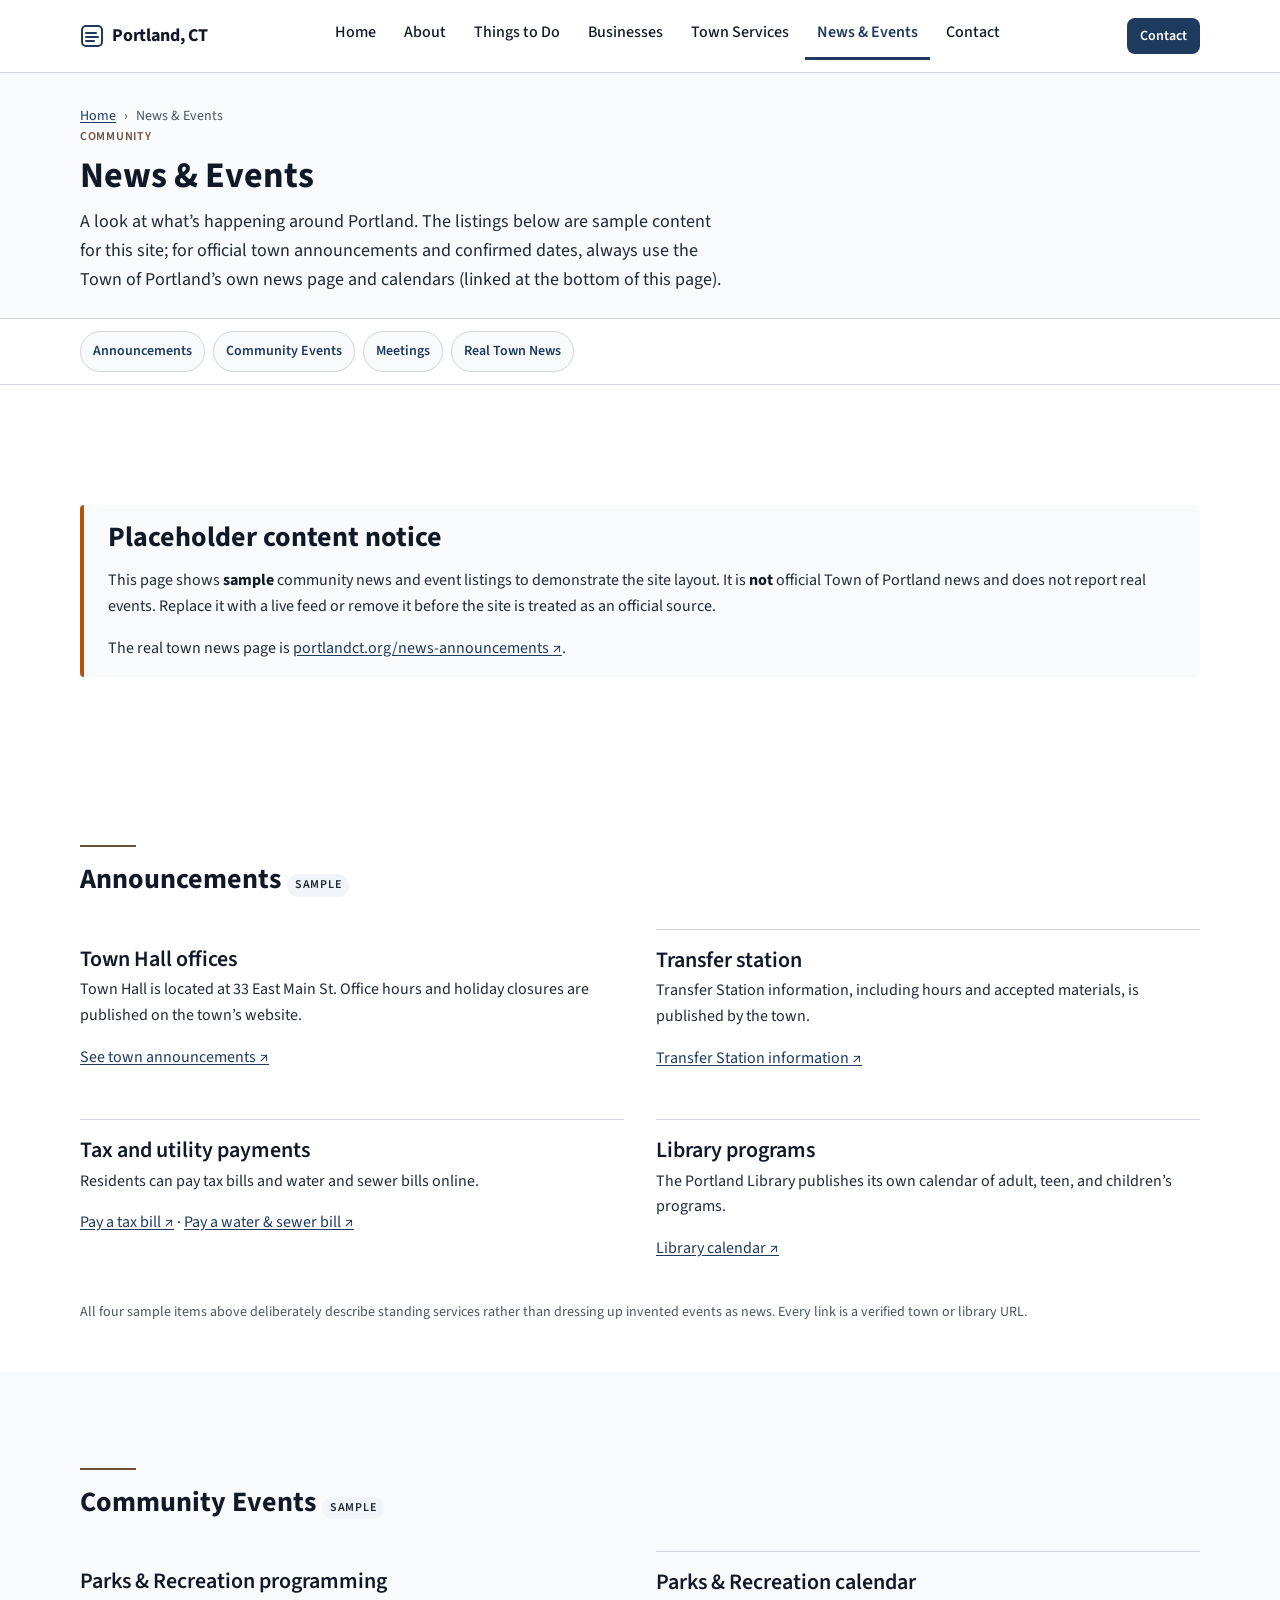
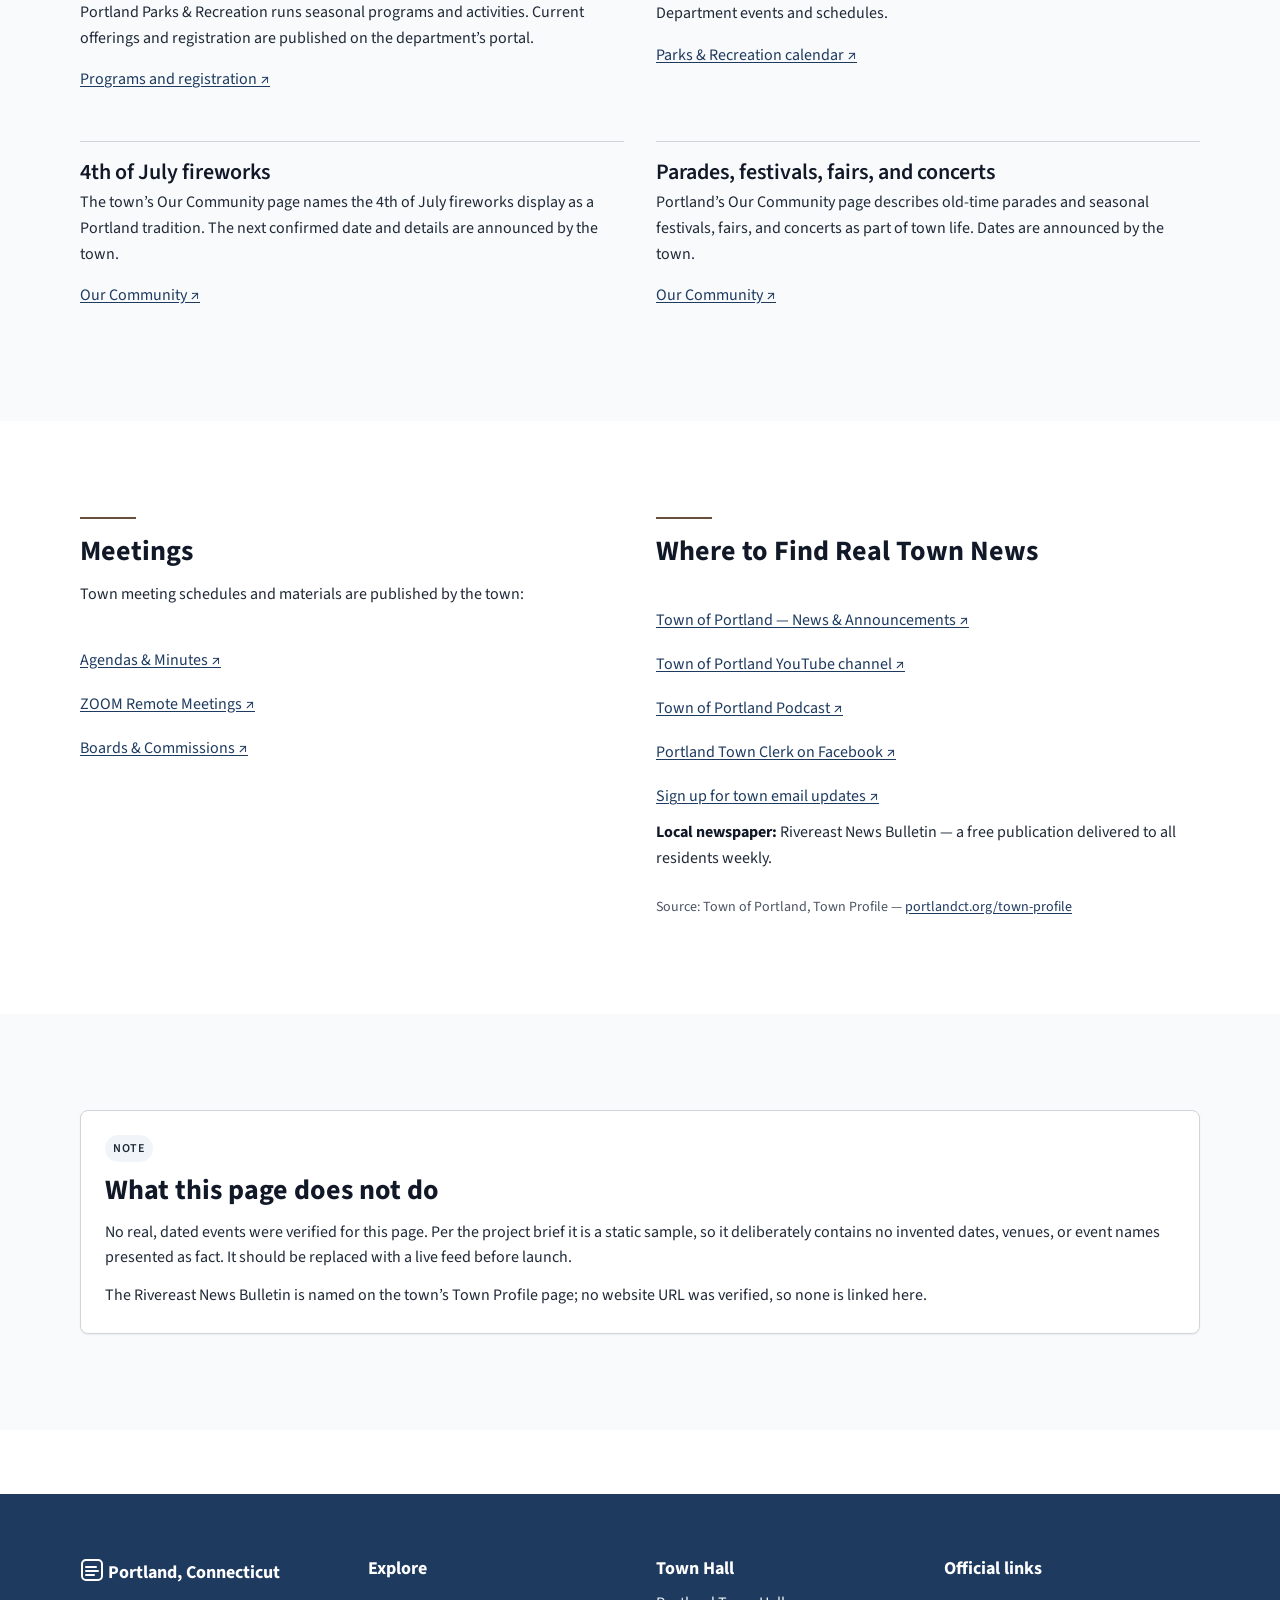
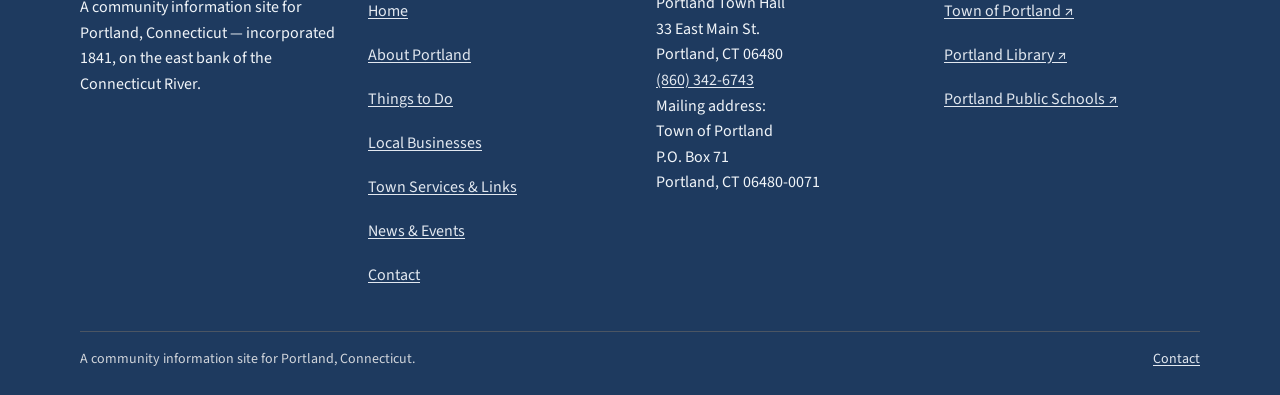
<file: news-events.html>
<!doctype html>
<html lang="en" class="no-js">
<head>
<meta charset="utf-8">
<meta name="viewport" content="width=device-width, initial-scale=1">
<title>News &amp; Events | Portland, Connecticut</title>
<meta name="description" content="Sample community news and event listings for a Portland, Connecticut community site, with links to the Town of Portland's official announcements, calendars and meeting materials.">
<link rel="canonical" href="news-events.html">
<meta property="og:type" content="website">
<meta property="og:site_name" content="Portland, Connecticut">
<meta property="og:title" content="News &amp; Events | Portland, Connecticut">
<meta property="og:description" content="Sample community news and event listings for a Portland, Connecticut community site.">
<meta property="og:url" content="news-events.html">
<meta name="twitter:card" content="summary">
<link rel="preconnect" href="https://fonts.gstatic.com" crossorigin>
<link rel="stylesheet" href="https://fonts.googleapis.com/css2?family=Source+Sans+3:ital,wght@0,400;0,600;0,700;1,400&display=swap">
<link rel="stylesheet" href="styles.css">
<link rel="icon" href="favicon.svg" type="image/svg+xml">
<script>document.documentElement.classList.replace('no-js','js');</script>
</head>
<body>
<a class="skip-link" href="#main">Skip to main content</a>

<header class="site-header">
  <div class="container header-inner">
    <a class="brand" href="index.html">
      <svg class="mark" viewBox="0 0 24 24" aria-hidden="true" focusable="false">
        <rect x="2" y="2" width="20" height="20" rx="4" fill="none" stroke="currentColor" stroke-width="2"/>
        <line x1="6" y1="9" x2="16" y2="9" stroke="currentColor" stroke-width="2" stroke-linecap="round"/>
        <line x1="6" y1="13" x2="18" y2="13" stroke="currentColor" stroke-width="2" stroke-linecap="round"/>
        <line x1="6" y1="17" x2="14" y2="17" stroke="currentColor" stroke-width="2" stroke-linecap="round"/>
      </svg>
      <span>Portland, CT</span>
    </a>
    <button class="nav-toggle" type="button" aria-expanded="false" aria-controls="site-nav">
      <svg width="24" height="24" viewBox="0 0 24 24" aria-hidden="true" focusable="false" fill="none" stroke="currentColor" stroke-width="2" stroke-linecap="round">
        <line x1="3" y1="6" x2="21" y2="6"/><line x1="3" y1="12" x2="21" y2="12"/><line x1="3" y1="18" x2="21" y2="18"/>
      </svg>
      <span>Menu</span>
    </button>
    <nav class="site-nav" id="site-nav" aria-label="Primary">
      <ul>
        <li><a href="index.html">Home</a></li>
        <li><a href="about.html">About<span class="sr-only"> Portland</span></a></li>
        <li><a href="things-to-do.html">Things to Do</a></li>
        <li><a href="businesses.html">Businesses</a></li>
        <li><a href="services.html">Town Services</a></li>
        <li><a href="news-events.html" aria-current="page">News &amp; Events</a></li>
        <li><a href="contact.html">Contact</a></li>
      </ul>
      <div class="nav-utility">
        <a class="btn btn--primary" href="contact.html">Contact the town</a>
      </div>
    </nav>
    <div class="header-action">
      <a class="btn btn--primary btn--sm" href="contact.html">Contact</a>
    </div>
  </div>
</header>

<main id="main">

  <div class="page-header">
    <div class="container">
      <nav class="breadcrumb" aria-label="Breadcrumb">
        <ol>
          <li><a href="index.html">Home</a></li>
          <li><span aria-current="page">News &amp; Events</span></li>
        </ol>
      </nav>
      <span class="eyebrow">Community</span>
      <h1>News &amp; Events</h1>
      <p class="lead">A look at what’s happening around Portland. The listings below are sample content for this site; for official town announcements and confirmed dates, always use the Town of Portland’s own news page and calendars (linked at the bottom of this page).</p>
    </div>
  </div>

  <nav class="jump-nav" aria-label="On this page">
    <div class="container">
      <ul>
        <li><a href="#announcements">Announcements</a></li>
        <li><a href="#events">Community Events</a></li>
        <li><a href="#meetings">Meetings</a></li>
        <li><a href="#real-news">Real Town News</a></li>
      </ul>
    </div>
  </nav>

  <section class="section" aria-labelledby="notice">
    <div class="container">
      <div class="callout callout--warning">
        <h2 id="notice">Placeholder content notice</h2>
        <p>This page shows <strong>sample</strong> community news and event listings to demonstrate the site layout. It is <strong>not</strong> official Town of Portland news and does not report real events. Replace it with a live feed or remove it before the site is treated as an official source.</p>
        <p>The real town news page is <a href="https://www.portlandct.org/news-announcements" target="_blank" rel="noopener">portlandct.org/news-announcements <span aria-hidden="true">↗</span><span class="sr-only"> (opens in a new tab)</span></a>.</p>
      </div>
    </div>
  </section>

  <section class="section section--tight" id="announcements" aria-labelledby="announcements-h">
    <div class="container">
      <div class="section-head">
        <hr class="section-rule">
        <h2 id="announcements-h">Announcements <span class="badge">Sample</span></h2>
      </div>
      <div class="grid grid--2">
        <article class="news-item">
          <h3>Town Hall offices</h3>
          <p>Town Hall is located at 33 East Main St. Office hours and holiday closures are published on the town’s website.</p>
          <p><a href="https://www.portlandct.org/news-announcements" target="_blank" rel="noopener">See town announcements <span aria-hidden="true">↗</span><span class="sr-only"> (opens in a new tab)</span></a></p>
        </article>
        <article class="news-item">
          <h3>Transfer station</h3>
          <p>Transfer Station information, including hours and accepted materials, is published by the town.</p>
          <p><a href="https://www.portlandct.org/transfer-station" target="_blank" rel="noopener">Transfer Station information <span aria-hidden="true">↗</span><span class="sr-only"> (opens in a new tab)</span></a></p>
        </article>
        <article class="news-item">
          <h3>Tax and utility payments</h3>
          <p>Residents can pay tax bills and water and sewer bills online.</p>
          <p><a href="https://www.portlandct.org/pay-tax-bill-online" target="_blank" rel="noopener">Pay a tax bill <span aria-hidden="true">↗</span><span class="sr-only"> (opens in a new tab)</span></a> · <a href="https://portlandct.epayub.com/" target="_blank" rel="noopener">Pay a water &amp; sewer bill <span aria-hidden="true">↗</span><span class="sr-only"> (opens in a new tab)</span></a></p>
        </article>
        <article class="news-item">
          <h3>Library programs</h3>
          <p>The Portland Library publishes its own calendar of adult, teen, and children’s programs.</p>
          <p><a href="https://portlandct.libcal.com/calendar?cid=16375&amp;t=g&amp;d=0000-00-00&amp;cal=16375&amp;inc=0" target="_blank" rel="noopener">Library calendar <span aria-hidden="true">↗</span><span class="sr-only"> (opens in a new tab)</span></a></p>
        </article>
      </div>
      <p class="source-note">All four sample items above deliberately describe standing services rather than dressing up invented events as news. Every link is a verified town or library URL.</p>
    </div>
  </section>

  <section class="section section--alt" id="events" aria-labelledby="events-h">
    <div class="container">
      <div class="section-head">
        <hr class="section-rule">
        <h2 id="events-h">Community Events <span class="badge">Sample</span></h2>
      </div>
      <div class="grid grid--2">
        <article class="news-item">
          <h3>Parks &amp; Recreation programming</h3>
          <p>Portland Parks &amp; Recreation runs seasonal programs and activities. Current offerings and registration are published on the department’s portal.</p>
          <p><a href="https://portland.recdesk.com/Community/Program" target="_blank" rel="noopener">Programs and registration <span aria-hidden="true">↗</span><span class="sr-only"> (opens in a new tab)</span></a></p>
        </article>
        <article class="news-item">
          <h3>Parks &amp; Recreation calendar</h3>
          <p>Department events and schedules.</p>
          <p><a href="https://portland.recdesk.com/Community/Calendar" target="_blank" rel="noopener">Parks &amp; Recreation calendar <span aria-hidden="true">↗</span><span class="sr-only"> (opens in a new tab)</span></a></p>
        </article>
        <article class="news-item">
          <h3>4th of July fireworks</h3>
          <p>The town’s Our Community page names the 4th of July fireworks display as a Portland tradition. The next confirmed date and details are announced by the town.</p>
          <p><a href="https://www.portlandct.org/our-community" target="_blank" rel="noopener">Our Community <span aria-hidden="true">↗</span><span class="sr-only"> (opens in a new tab)</span></a></p>
        </article>
        <article class="news-item">
          <h3>Parades, festivals, fairs, and concerts</h3>
          <p>Portland’s Our Community page describes old-time parades and seasonal festivals, fairs, and concerts as part of town life. Dates are announced by the town.</p>
          <p><a href="https://www.portlandct.org/our-community" target="_blank" rel="noopener">Our Community <span aria-hidden="true">↗</span><span class="sr-only"> (opens in a new tab)</span></a></p>
        </article>
      </div>
    </div>
  </section>

  <section class="section" id="meetings" aria-labelledby="meetings-h">
    <div class="container">
      <div class="grid grid--2">
        <div>
          <div class="section-head">
            <hr class="section-rule">
            <h2 id="meetings-h">Meetings</h2>
            <p>Town meeting schedules and materials are published by the town:</p>
          </div>
          <ul class="link-list">
            <li><a href="https://www.portlandct.org/agendas-minutes" target="_blank" rel="noopener">Agendas &amp; Minutes <span aria-hidden="true">↗</span><span class="sr-only"> (opens in a new tab)</span></a></li>
            <li><a href="https://www.portlandct.org/zoom" target="_blank" rel="noopener">ZOOM Remote Meetings <span aria-hidden="true">↗</span><span class="sr-only"> (opens in a new tab)</span></a></li>
            <li><a href="https://www.portlandct.org/boards-and-commisions" target="_blank" rel="noopener">Boards &amp; Commissions <span aria-hidden="true">↗</span><span class="sr-only"> (opens in a new tab)</span></a></li>
          </ul>
        </div>
        <div id="real-news">
          <div class="section-head">
            <hr class="section-rule">
            <h2>Where to Find Real Town News</h2>
          </div>
          <ul class="link-list">
            <li><a href="https://www.portlandct.org/news-announcements" target="_blank" rel="noopener">Town of Portland — News &amp; Announcements <span aria-hidden="true">↗</span><span class="sr-only"> (opens in a new tab)</span></a></li>
            <li><a href="https://www.youtube.com/@TownofPortland" target="_blank" rel="noopener">Town of Portland YouTube channel <span aria-hidden="true">↗</span><span class="sr-only"> (opens in a new tab)</span></a></li>
            <li><a href="http://youtube.com/playlist?list=PLaPGvev0BT8jwZsytNcZYXuU72SA__dd8" target="_blank" rel="noopener">Town of Portland Podcast <span aria-hidden="true">↗</span><span class="sr-only"> (opens in a new tab)</span></a></li>
            <li><a href="https://www.facebook.com/PortlandTownClerk/" target="_blank" rel="noopener">Portland Town Clerk on Facebook <span aria-hidden="true">↗</span><span class="sr-only"> (opens in a new tab)</span></a></li>
            <li><a href="https://visitor.r20.constantcontact.com/d.jsp?llr=qwyaxgebb&amp;p=oi&amp;m=qwyaxgebb&amp;sit=com9fqypb&amp;f=bb313c17-2ff3-4b21-9807-98bc042032e3" target="_blank" rel="noopener">Sign up for town email updates <span aria-hidden="true">↗</span><span class="sr-only"> (opens in a new tab)</span></a></li>
          </ul>
          <p><strong>Local newspaper:</strong> Rivereast News Bulletin — a free publication delivered to all residents weekly.</p>
          <p class="source-note">Source: Town of Portland, Town Profile — <a href="https://www.portlandct.org/town-profile" target="_blank" rel="noopener">portlandct.org/town-profile</a></p>
        </div>
      </div>
    </div>
  </section>

  <section class="section section--alt" aria-labelledby="news-gaps">
    <div class="container">
      <div class="card">
        <span class="badge">Note</span>
        <h2 id="news-gaps">What this page does not do</h2>
        <p>No real, dated events were verified for this page. Per the project brief it is a static sample, so it deliberately contains no invented dates, venues, or event names presented as fact. It should be replaced with a live feed before launch.</p>
        <p>The Rivereast News Bulletin is named on the town’s Town Profile page; no website URL was verified, so none is linked here.</p>
      </div>
    </div>
  </section>

</main>

<footer class="site-footer">
  <div class="container">
    <div class="footer-grid">
      <div>
        <h2>
          <svg class="footer-mark" viewBox="0 0 24 24" aria-hidden="true" focusable="false" style="vertical-align:-4px">
            <rect x="2" y="2" width="20" height="20" rx="4" fill="none" stroke="currentColor" stroke-width="2"/>
            <line x1="6" y1="9" x2="16" y2="9" stroke="currentColor" stroke-width="2" stroke-linecap="round"/>
            <line x1="6" y1="13" x2="18" y2="13" stroke="currentColor" stroke-width="2" stroke-linecap="round"/>
            <line x1="6" y1="17" x2="14" y2="17" stroke="currentColor" stroke-width="2" stroke-linecap="round"/>
          </svg>
          Portland, Connecticut
        </h2>
        <p>A community information site for Portland, Connecticut — incorporated 1841, on the east bank of the Connecticut River.</p>
      </div>
      <nav aria-label="Footer">
        <h2>Explore</h2>
        <ul>
          <li><a class="footer-link" href="index.html">Home</a></li>
          <li><a class="footer-link" href="about.html">About Portland</a></li>
          <li><a class="footer-link" href="things-to-do.html">Things to Do</a></li>
          <li><a class="footer-link" href="businesses.html">Local Businesses</a></li>
          <li><a class="footer-link" href="services.html">Town Services &amp; Links</a></li>
          <li><a class="footer-link" href="news-events.html">News &amp; Events</a></li>
          <li><a class="footer-link" href="contact.html">Contact</a></li>
        </ul>
      </nav>
      <div>
        <h2>Town Hall</h2>
        <address>
          Portland Town Hall<br>
          33 East Main St.<br>
          Portland, CT 06480<br>
          <a class="num" href="tel:+18603426743">(860) 342-6743</a>
        </address>
        <p>Mailing address:<br>
          Town of Portland<br>
          P.O. Box 71<br>
          Portland, CT 06480-0071</p>
      </div>
      <div>
        <h2>Official links</h2>
        <ul>
          <li><a class="footer-link" href="https://www.portlandct.org/" target="_blank" rel="noopener">Town of Portland <span aria-hidden="true">↗</span><span class="sr-only"> (opens in a new tab)</span></a></li>
          <li><a class="footer-link" href="https://www.portlandlibraryct.org" target="_blank" rel="noopener">Portland Library <span aria-hidden="true">↗</span><span class="sr-only"> (opens in a new tab)</span></a></li>
          <li><a class="footer-link" href="https://www.portlandctschools.org/" target="_blank" rel="noopener">Portland Public Schools <span aria-hidden="true">↗</span><span class="sr-only"> (opens in a new tab)</span></a></li>
        </ul>
      </div>
    </div>
    <div class="footer-bottom">
      <p>A community information site for Portland, Connecticut.</p>
      <p><a href="contact.html">Contact</a></p>
    </div>
  </div>
</footer>

<script src="site.js" defer></script>
</body>
</html>
</file>
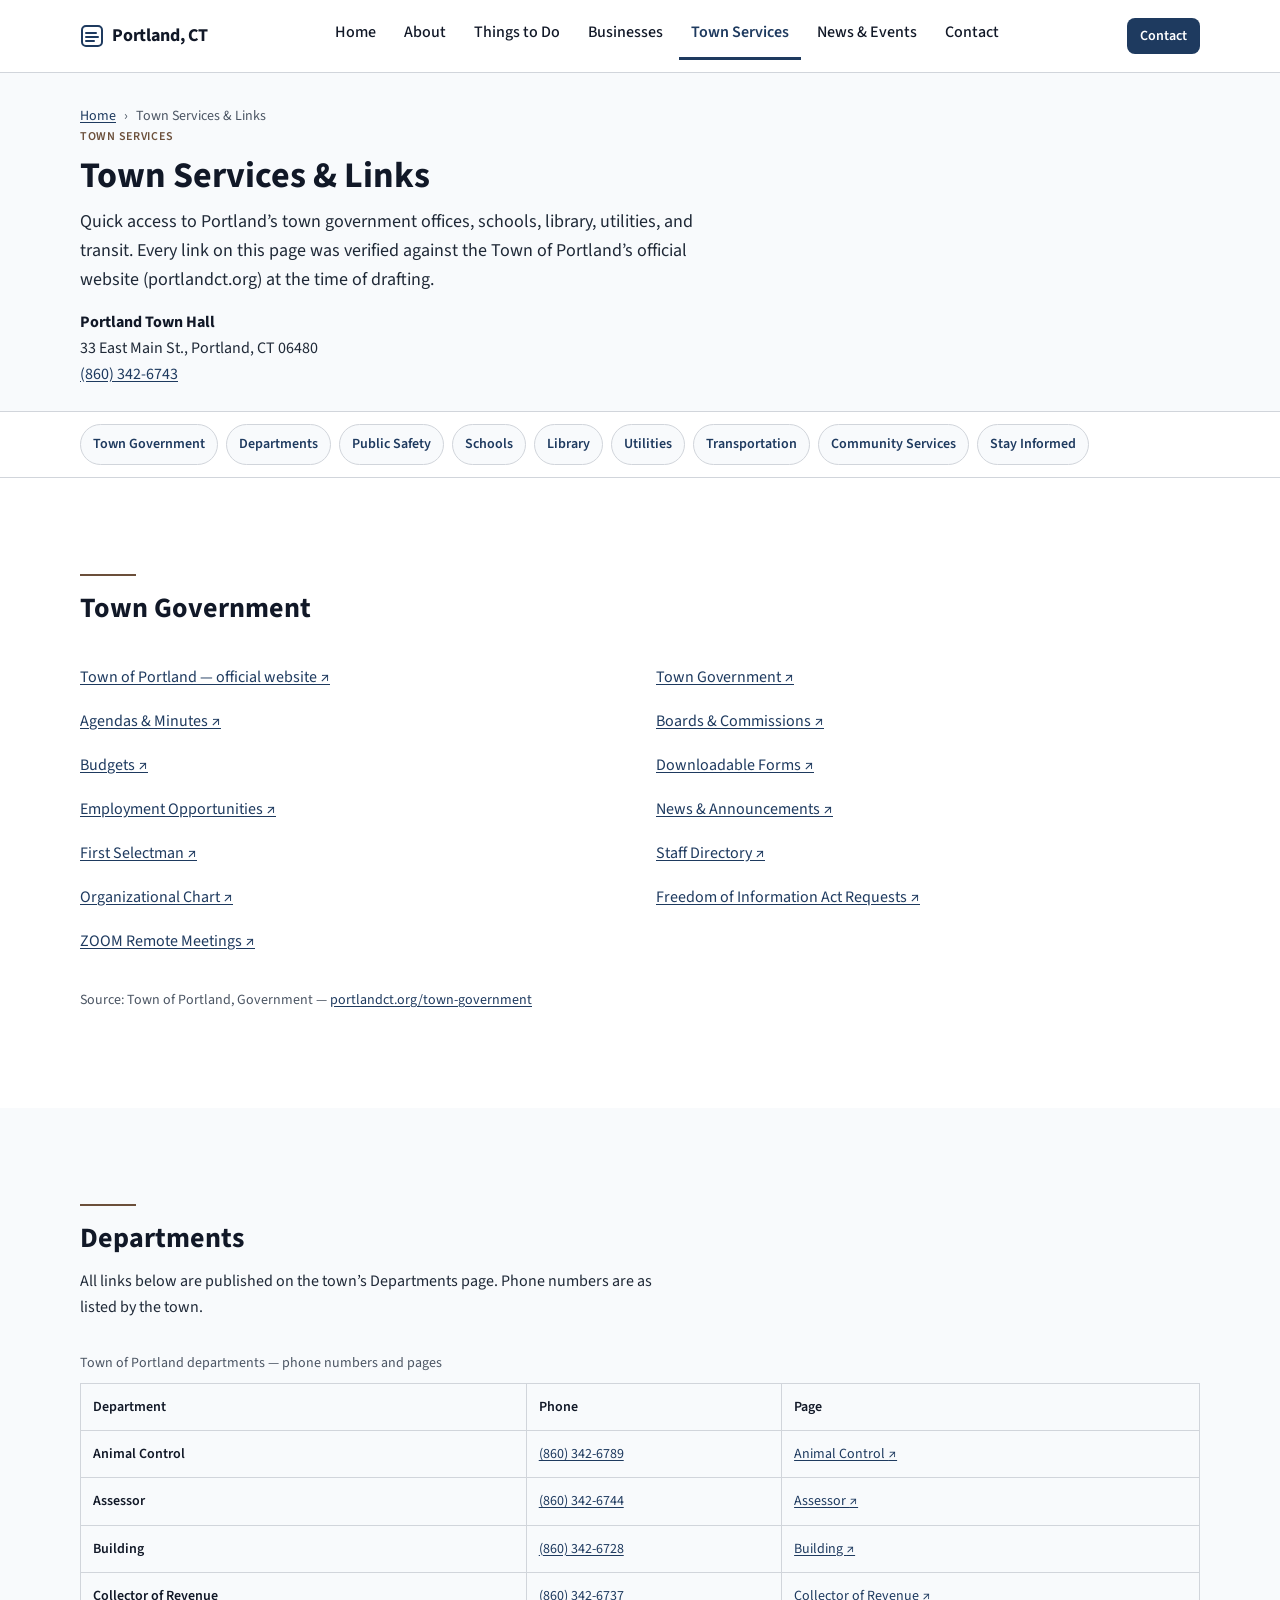
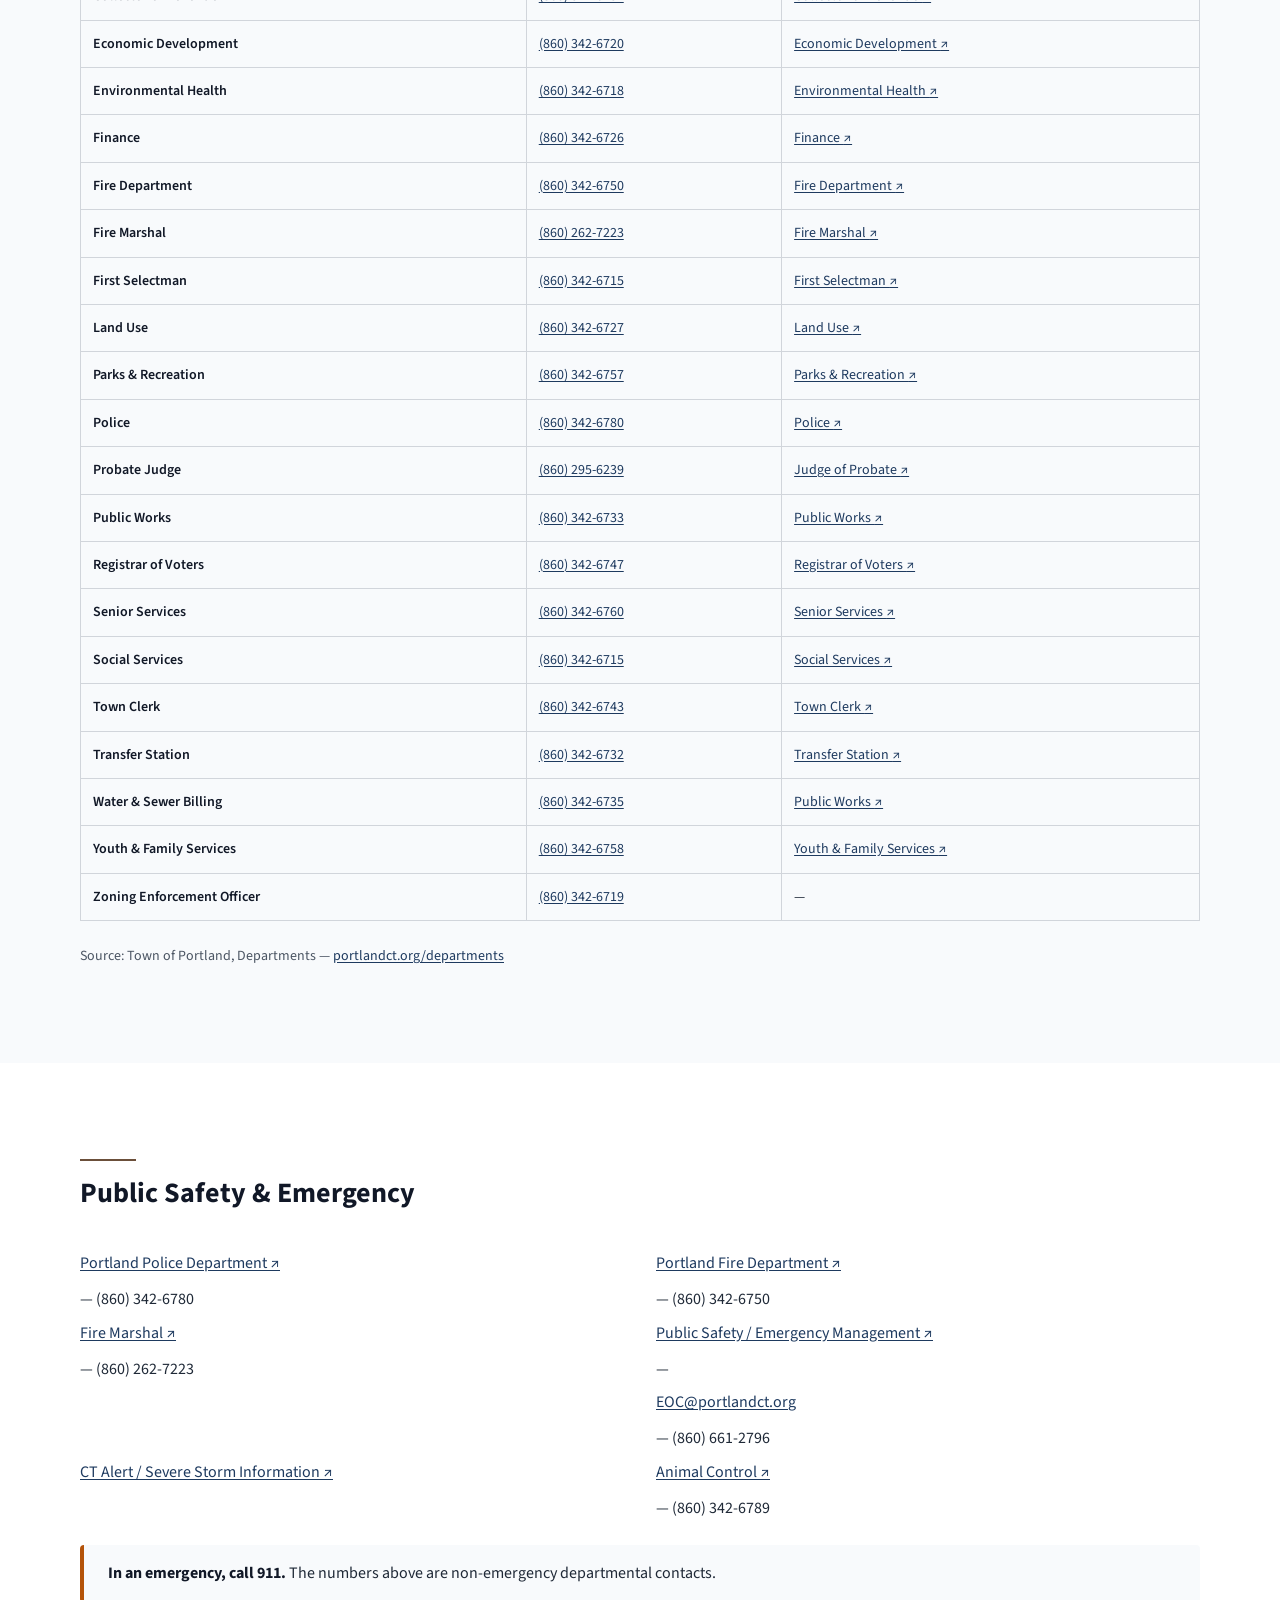
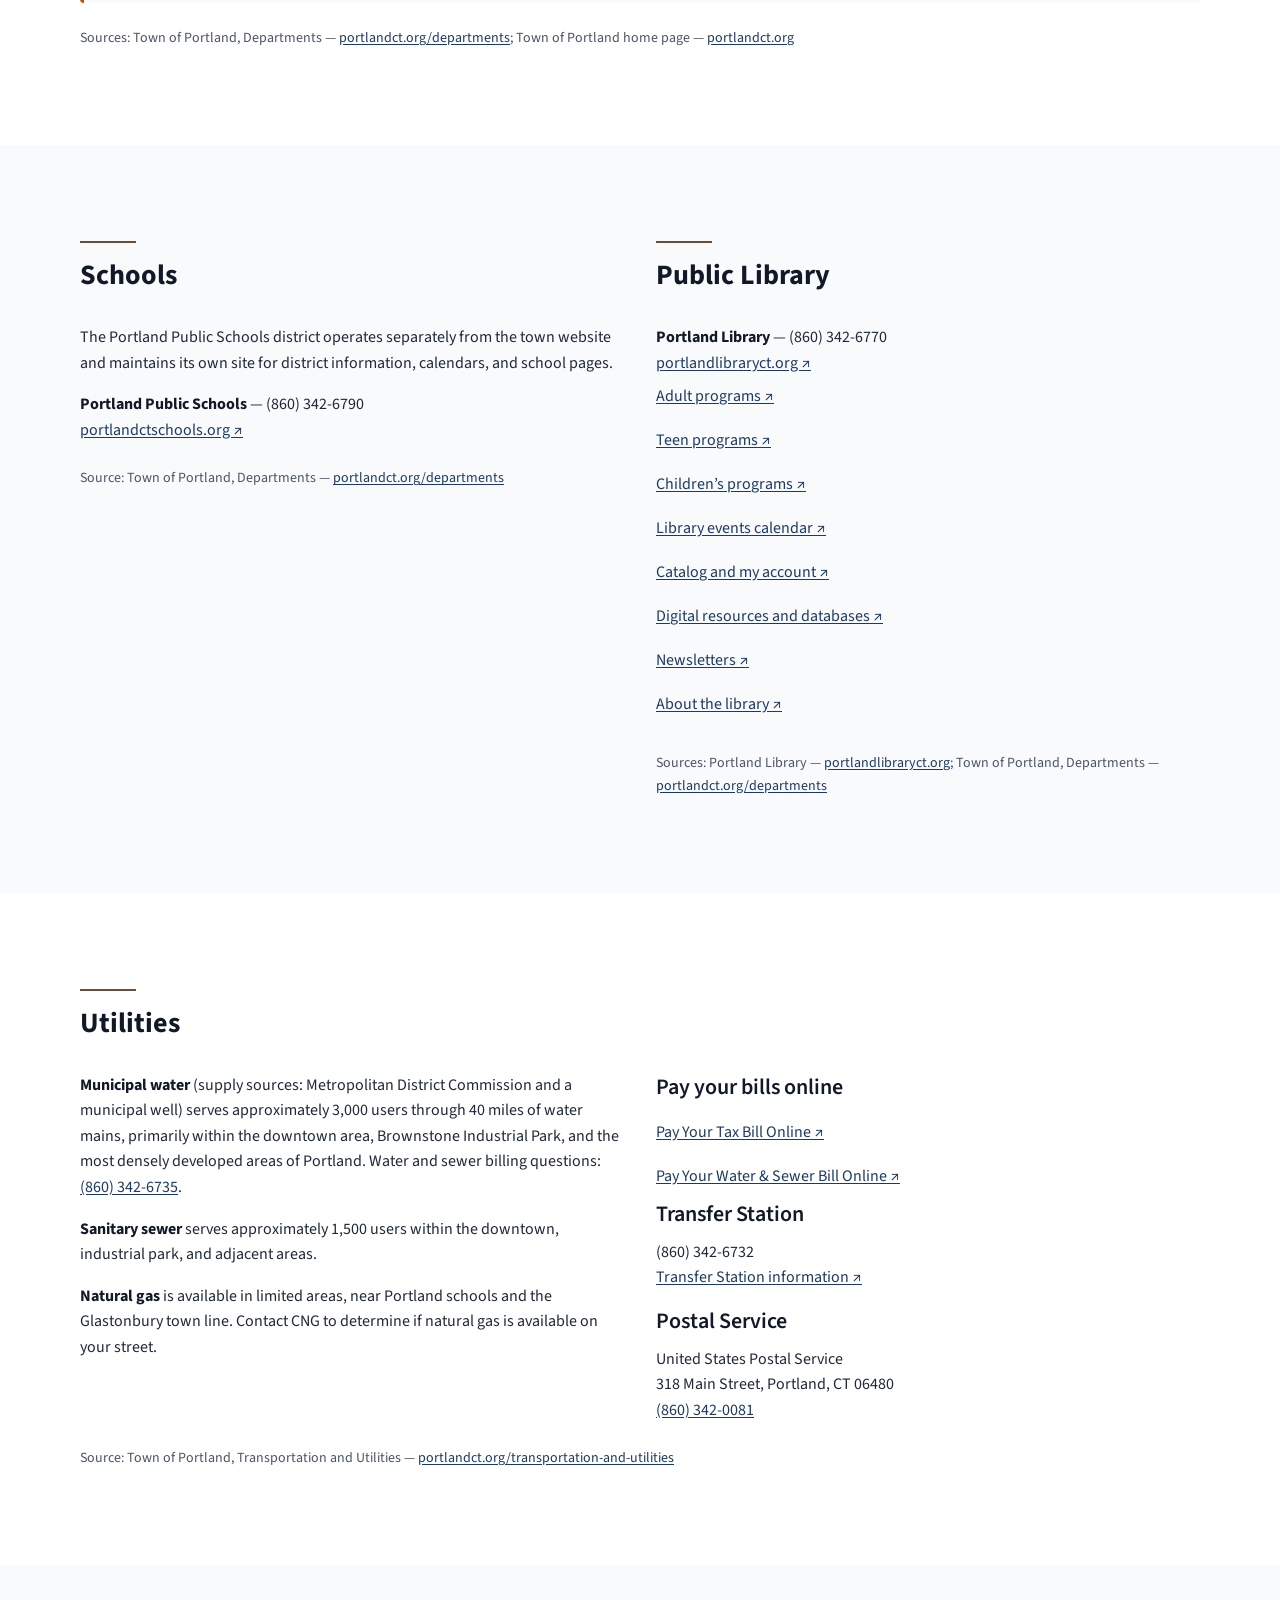
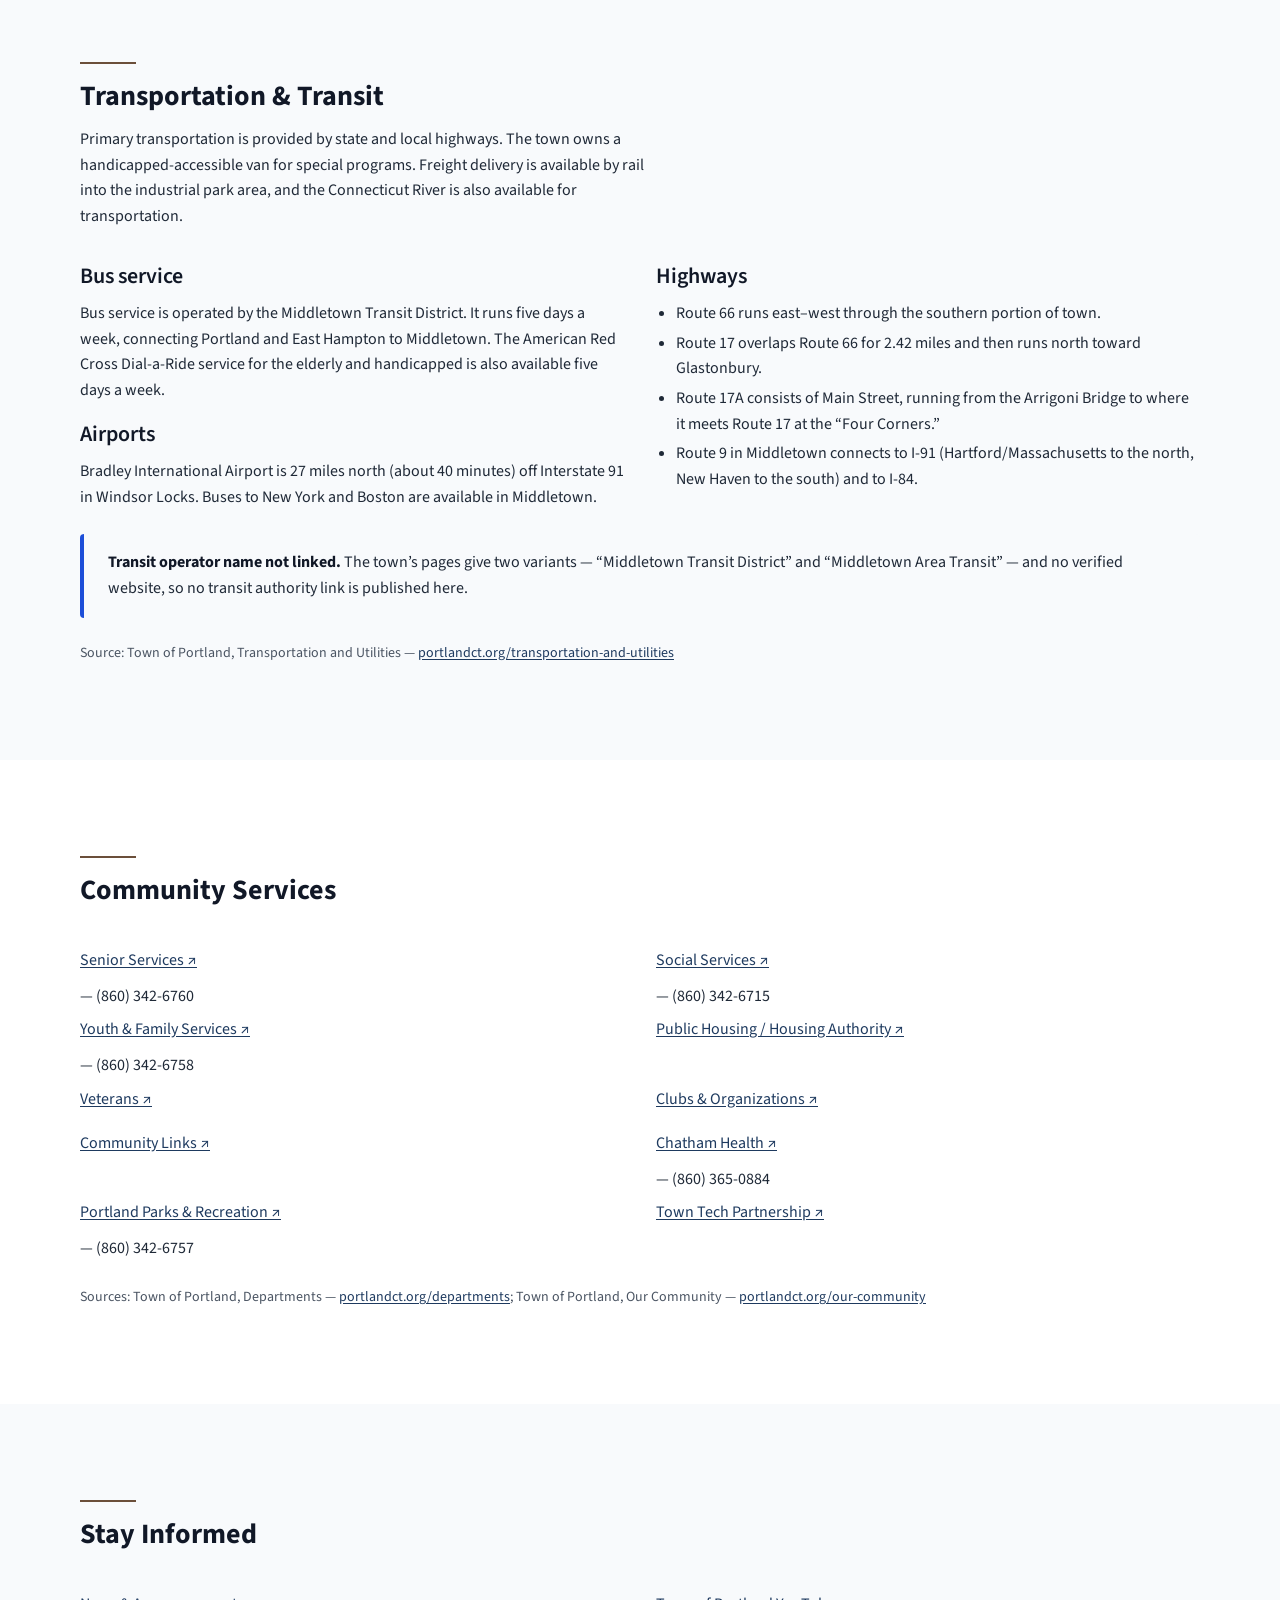
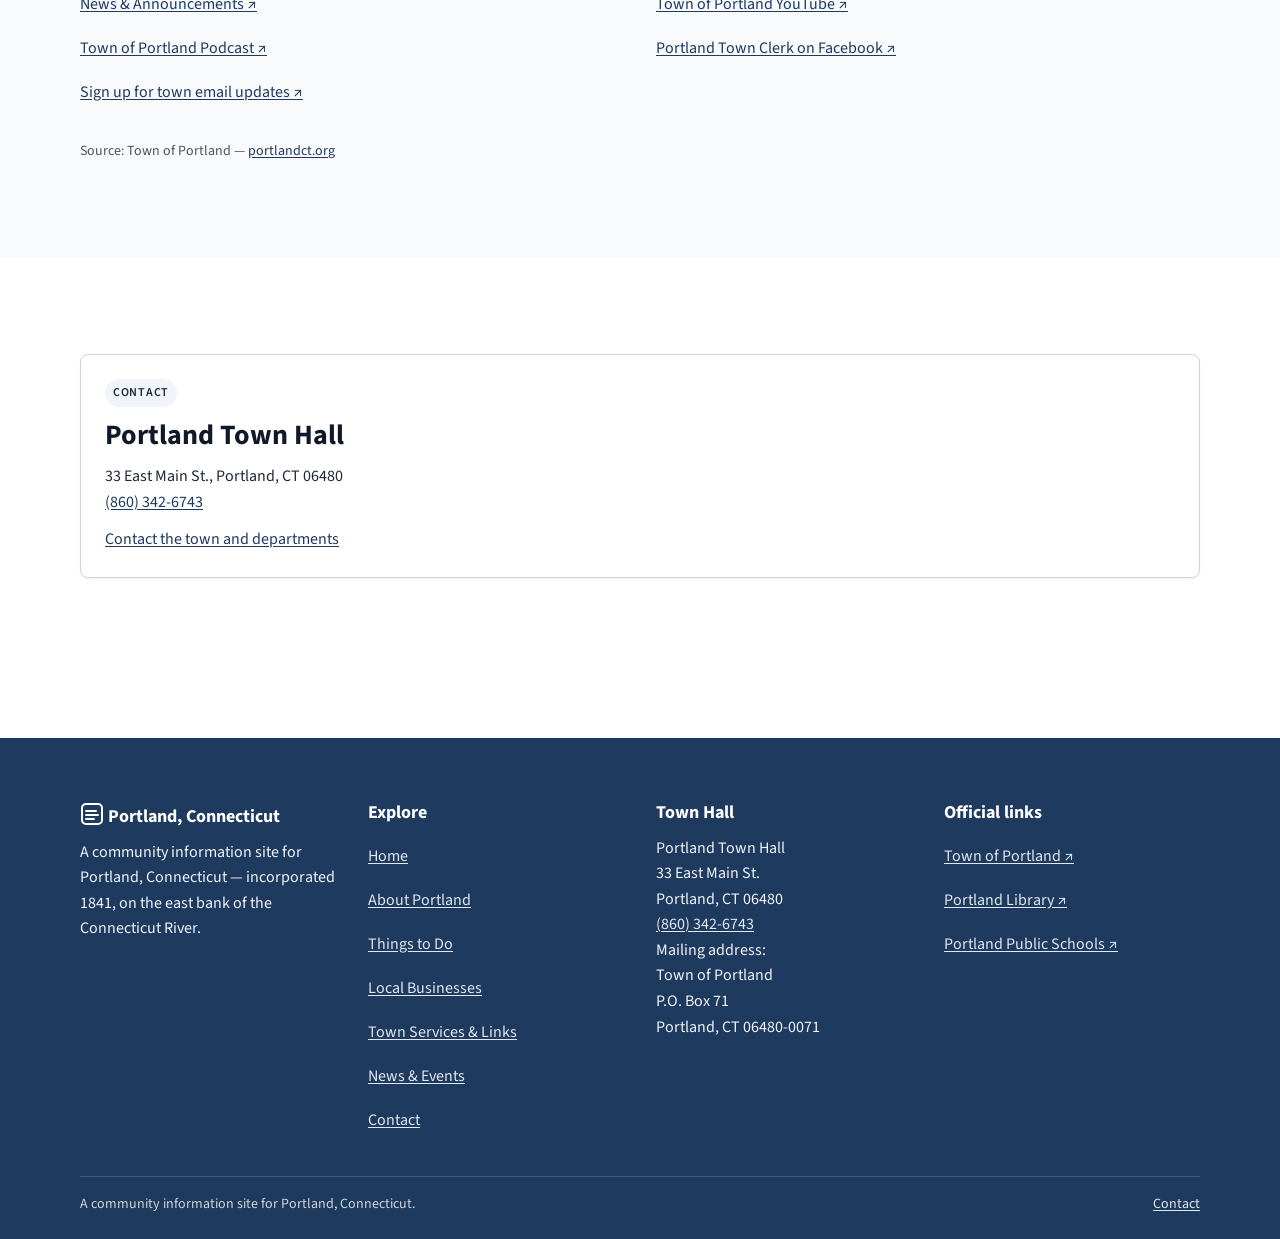
<file: services.html>
<!doctype html>
<html lang="en" class="no-js">
<head>
<meta charset="utf-8">
<meta name="viewport" content="width=device-width, initial-scale=1">
<title>Town Services &amp; Links | Portland, Connecticut</title>
<meta name="description" content="Quick access to Portland, Connecticut town government offices, departments, public safety, schools, the public library, utilities, and transportation links.">
<link rel="canonical" href="services.html">
<meta property="og:type" content="website">
<meta property="og:site_name" content="Portland, Connecticut">
<meta property="og:title" content="Town Services &amp; Links | Portland, Connecticut">
<meta property="og:description" content="Town government, departments, public safety, schools, library, utilities and transit links for Portland, Connecticut.">
<meta property="og:url" content="services.html">
<meta name="twitter:card" content="summary">
<link rel="preconnect" href="https://fonts.gstatic.com" crossorigin>
<link rel="stylesheet" href="https://fonts.googleapis.com/css2?family=Source+Sans+3:ital,wght@0,400;0,600;0,700;1,400&display=swap">
<link rel="stylesheet" href="styles.css">
<link rel="icon" href="favicon.svg" type="image/svg+xml">
<script>document.documentElement.classList.replace('no-js','js');</script>
</head>
<body>
<a class="skip-link" href="#main">Skip to main content</a>

<header class="site-header">
  <div class="container header-inner">
    <a class="brand" href="index.html">
      <svg class="mark" viewBox="0 0 24 24" aria-hidden="true" focusable="false">
        <rect x="2" y="2" width="20" height="20" rx="4" fill="none" stroke="currentColor" stroke-width="2"/>
        <line x1="6" y1="9" x2="16" y2="9" stroke="currentColor" stroke-width="2" stroke-linecap="round"/>
        <line x1="6" y1="13" x2="18" y2="13" stroke="currentColor" stroke-width="2" stroke-linecap="round"/>
        <line x1="6" y1="17" x2="14" y2="17" stroke="currentColor" stroke-width="2" stroke-linecap="round"/>
      </svg>
      <span>Portland, CT</span>
    </a>
    <button class="nav-toggle" type="button" aria-expanded="false" aria-controls="site-nav">
      <svg width="24" height="24" viewBox="0 0 24 24" aria-hidden="true" focusable="false" fill="none" stroke="currentColor" stroke-width="2" stroke-linecap="round">
        <line x1="3" y1="6" x2="21" y2="6"/><line x1="3" y1="12" x2="21" y2="12"/><line x1="3" y1="18" x2="21" y2="18"/>
      </svg>
      <span>Menu</span>
    </button>
    <nav class="site-nav" id="site-nav" aria-label="Primary">
      <ul>
        <li><a href="index.html">Home</a></li>
        <li><a href="about.html">About<span class="sr-only"> Portland</span></a></li>
        <li><a href="things-to-do.html">Things to Do</a></li>
        <li><a href="businesses.html">Businesses</a></li>
        <li><a href="services.html" aria-current="page">Town Services</a></li>
        <li><a href="news-events.html">News &amp; Events</a></li>
        <li><a href="contact.html">Contact</a></li>
      </ul>
      <div class="nav-utility">
        <a class="btn btn--primary" href="contact.html">Contact the town</a>
      </div>
    </nav>
    <div class="header-action">
      <a class="btn btn--primary btn--sm" href="contact.html">Contact</a>
    </div>
  </div>
</header>

<main id="main">

  <div class="page-header">
    <div class="container">
      <nav class="breadcrumb" aria-label="Breadcrumb">
        <ol>
          <li><a href="index.html">Home</a></li>
          <li><span aria-current="page">Town Services &amp; Links</span></li>
        </ol>
      </nav>
      <span class="eyebrow">Town Services</span>
      <h1>Town Services &amp; Links</h1>
      <p class="lead">Quick access to Portland’s town government offices, schools, library, utilities, and transit. Every link on this page was verified against the Town of Portland’s official website (portlandct.org) at the time of drafting.</p>
      <address>
        <p><strong>Portland Town Hall</strong><br>
        33 East Main St., Portland, CT 06480<br>
        <a class="num" href="tel:+18603426743">(860) 342-6743</a></p>
      </address>
    </div>
  </div>

  <nav class="jump-nav" aria-label="On this page">
    <div class="container">
      <ul>
        <li><a href="#government">Town Government</a></li>
        <li><a href="#departments">Departments</a></li>
        <li><a href="#safety">Public Safety</a></li>
        <li><a href="#schools">Schools</a></li>
        <li><a href="#library">Library</a></li>
        <li><a href="#utilities">Utilities</a></li>
        <li><a href="#transit">Transportation</a></li>
        <li><a href="#community">Community Services</a></li>
        <li><a href="#informed">Stay Informed</a></li>
      </ul>
    </div>
  </nav>

  <section class="section" id="government" aria-labelledby="government-h">
    <div class="container">
      <div class="section-head">
        <hr class="section-rule">
        <h2 id="government-h">Town Government</h2>
      </div>
      <ul class="link-list grid grid--2" style="gap:0 var(--space-6)">
        <li><a href="https://www.portlandct.org/" target="_blank" rel="noopener">Town of Portland — official website <span aria-hidden="true">↗</span><span class="sr-only"> (opens in a new tab)</span></a></li>
        <li><a href="https://www.portlandct.org/town-government" target="_blank" rel="noopener">Town Government <span aria-hidden="true">↗</span><span class="sr-only"> (opens in a new tab)</span></a></li>
        <li><a href="https://www.portlandct.org/agendas-minutes" target="_blank" rel="noopener">Agendas &amp; Minutes <span aria-hidden="true">↗</span><span class="sr-only"> (opens in a new tab)</span></a></li>
        <li><a href="https://www.portlandct.org/boards-and-commisions" target="_blank" rel="noopener">Boards &amp; Commissions <span aria-hidden="true">↗</span><span class="sr-only"> (opens in a new tab)</span></a></li>
        <li><a href="https://www.portlandct.org/budgets" target="_blank" rel="noopener">Budgets <span aria-hidden="true">↗</span><span class="sr-only"> (opens in a new tab)</span></a></li>
        <li><a href="https://www.portlandct.org/downloadable-forms" target="_blank" rel="noopener">Downloadable Forms <span aria-hidden="true">↗</span><span class="sr-only"> (opens in a new tab)</span></a></li>
        <li><a href="https://www.portlandct.org/employment-opportunities" target="_blank" rel="noopener">Employment Opportunities <span aria-hidden="true">↗</span><span class="sr-only"> (opens in a new tab)</span></a></li>
        <li><a href="https://www.portlandct.org/news-announcements" target="_blank" rel="noopener">News &amp; Announcements <span aria-hidden="true">↗</span><span class="sr-only"> (opens in a new tab)</span></a></li>
        <li><a href="https://www.portlandct.org/first-selectman" target="_blank" rel="noopener">First Selectman <span aria-hidden="true">↗</span><span class="sr-only"> (opens in a new tab)</span></a></li>
        <li><a href="http://www.portlandct.org/portland-staff-directory" target="_blank" rel="noopener">Staff Directory <span aria-hidden="true">↗</span><span class="sr-only"> (opens in a new tab)</span></a></li>
        <li><a href="https://www.portlandct.org/organizational-chart" target="_blank" rel="noopener">Organizational Chart <span aria-hidden="true">↗</span><span class="sr-only"> (opens in a new tab)</span></a></li>
        <li><a href="https://www.portlandct.org/freedom-of-information-act" target="_blank" rel="noopener">Freedom of Information Act Requests <span aria-hidden="true">↗</span><span class="sr-only"> (opens in a new tab)</span></a></li>
        <li><a href="https://www.portlandct.org/zoom" target="_blank" rel="noopener">ZOOM Remote Meetings <span aria-hidden="true">↗</span><span class="sr-only"> (opens in a new tab)</span></a></li>
      </ul>
      <p class="source-note">Source: Town of Portland, Government — <a href="https://www.portlandct.org/town-government" target="_blank" rel="noopener">portlandct.org/town-government</a></p>
    </div>
  </section>

  <section class="section section--alt" id="departments" aria-labelledby="departments-h">
    <div class="container">
      <div class="section-head">
        <hr class="section-rule">
        <h2 id="departments-h">Departments</h2>
        <p>All links below are published on the town’s Departments page. Phone numbers are as listed by the town.</p>
      </div>
      <div class="table-scroll">
        <table>
          <caption>Town of Portland departments — phone numbers and pages</caption>
          <thead>
            <tr><th scope="col">Department</th><th scope="col">Phone</th><th scope="col">Page</th></tr>
          </thead>
          <tbody>
            <tr><th scope="row">Animal Control</th><td class="num"><a href="tel:+18603426789">(860) 342-6789</a></td><td><a href="https://www.portlandct.org/animal-control" target="_blank" rel="noopener">Animal Control <span aria-hidden="true">↗</span><span class="sr-only"> (opens in a new tab)</span></a></td></tr>
            <tr><th scope="row">Assessor</th><td class="num"><a href="tel:+18603426744">(860) 342-6744</a></td><td><a href="https://www.portlandct.org/assessor" target="_blank" rel="noopener">Assessor <span aria-hidden="true">↗</span><span class="sr-only"> (opens in a new tab)</span></a></td></tr>
            <tr><th scope="row">Building</th><td class="num"><a href="tel:+18603426728">(860) 342-6728</a></td><td><a href="https://www.portlandct.org/building" target="_blank" rel="noopener">Building <span aria-hidden="true">↗</span><span class="sr-only"> (opens in a new tab)</span></a></td></tr>
            <tr><th scope="row">Collector of Revenue</th><td class="num"><a href="tel:+18603426737">(860) 342-6737</a></td><td><a href="https://www.portlandct.org/collector-of-revenue" target="_blank" rel="noopener">Collector of Revenue <span aria-hidden="true">↗</span><span class="sr-only"> (opens in a new tab)</span></a></td></tr>
            <tr><th scope="row">Economic Development</th><td class="num"><a href="tel:+18603426720">(860) 342-6720</a></td><td><a href="https://www.portlandct.org/business" target="_blank" rel="noopener">Economic Development <span aria-hidden="true">↗</span><span class="sr-only"> (opens in a new tab)</span></a></td></tr>
            <tr><th scope="row">Environmental Health</th><td class="num"><a href="tel:+18603426718">(860) 342-6718</a></td><td><a href="https://www.portlandct.org/environmental-health" target="_blank" rel="noopener">Environmental Health <span aria-hidden="true">↗</span><span class="sr-only"> (opens in a new tab)</span></a></td></tr>
            <tr><th scope="row">Finance</th><td class="num"><a href="tel:+18603426726">(860) 342-6726</a></td><td><a href="https://www.portlandct.org/finance" target="_blank" rel="noopener">Finance <span aria-hidden="true">↗</span><span class="sr-only"> (opens in a new tab)</span></a></td></tr>
            <tr><th scope="row">Fire Department</th><td class="num"><a href="tel:+18603426750">(860) 342-6750</a></td><td><a href="https://www.portlandct.org/fire-department" target="_blank" rel="noopener">Fire Department <span aria-hidden="true">↗</span><span class="sr-only"> (opens in a new tab)</span></a></td></tr>
            <tr><th scope="row">Fire Marshal</th><td class="num"><a href="tel:+18602627223">(860) 262-7223</a></td><td><a href="https://www.portlandct.org/fire-marshal" target="_blank" rel="noopener">Fire Marshal <span aria-hidden="true">↗</span><span class="sr-only"> (opens in a new tab)</span></a></td></tr>
            <tr><th scope="row">First Selectman</th><td class="num"><a href="tel:+18603426715">(860) 342-6715</a></td><td><a href="https://www.portlandct.org/first-selectman" target="_blank" rel="noopener">First Selectman <span aria-hidden="true">↗</span><span class="sr-only"> (opens in a new tab)</span></a></td></tr>
            <tr><th scope="row">Land Use</th><td class="num"><a href="tel:+18603426727">(860) 342-6727</a></td><td><a href="https://www.portlandct.org/land-use" target="_blank" rel="noopener">Land Use <span aria-hidden="true">↗</span><span class="sr-only"> (opens in a new tab)</span></a></td></tr>
            <tr><th scope="row">Parks &amp; Recreation</th><td class="num"><a href="tel:+18603426757">(860) 342-6757</a></td><td><a href="https://portland.recdesk.com/Community/Page?pageId=15691" target="_blank" rel="noopener">Parks &amp; Recreation <span aria-hidden="true">↗</span><span class="sr-only"> (opens in a new tab)</span></a></td></tr>
            <tr><th scope="row">Police</th><td class="num"><a href="tel:+18603426780">(860) 342-6780</a></td><td><a href="https://www.portlandct.org/police" target="_blank" rel="noopener">Police <span aria-hidden="true">↗</span><span class="sr-only"> (opens in a new tab)</span></a></td></tr>
            <tr><th scope="row">Probate Judge</th><td class="num"><a href="tel:+18602956239">(860) 295-6239</a></td><td><a href="https://www.portlandct.org/judge-of-probate" target="_blank" rel="noopener">Judge of Probate <span aria-hidden="true">↗</span><span class="sr-only"> (opens in a new tab)</span></a></td></tr>
            <tr><th scope="row">Public Works</th><td class="num"><a href="tel:+18603426733">(860) 342-6733</a></td><td><a href="https://www.portlandct.org/public-works" target="_blank" rel="noopener">Public Works <span aria-hidden="true">↗</span><span class="sr-only"> (opens in a new tab)</span></a></td></tr>
            <tr><th scope="row">Registrar of Voters</th><td class="num"><a href="tel:+18603426747">(860) 342-6747</a></td><td><a href="https://www.portlandct.org/registrar-of-voters" target="_blank" rel="noopener">Registrar of Voters <span aria-hidden="true">↗</span><span class="sr-only"> (opens in a new tab)</span></a></td></tr>
            <tr><th scope="row">Senior Services</th><td class="num"><a href="tel:+18603426760">(860) 342-6760</a></td><td><a href="https://www.portlandct.org/senior-services" target="_blank" rel="noopener">Senior Services <span aria-hidden="true">↗</span><span class="sr-only"> (opens in a new tab)</span></a></td></tr>
            <tr><th scope="row">Social Services</th><td class="num"><a href="tel:+18603426715">(860) 342-6715</a></td><td><a href="https://www.portlandct.org/social-services" target="_blank" rel="noopener">Social Services <span aria-hidden="true">↗</span><span class="sr-only"> (opens in a new tab)</span></a></td></tr>
            <tr><th scope="row">Town Clerk</th><td class="num"><a href="tel:+18603426743">(860) 342-6743</a></td><td><a href="https://www.portlandct.org/town-clerk" target="_blank" rel="noopener">Town Clerk <span aria-hidden="true">↗</span><span class="sr-only"> (opens in a new tab)</span></a></td></tr>
            <tr><th scope="row">Transfer Station</th><td class="num"><a href="tel:+18603426732">(860) 342-6732</a></td><td><a href="https://www.portlandct.org/transfer-station" target="_blank" rel="noopener">Transfer Station <span aria-hidden="true">↗</span><span class="sr-only"> (opens in a new tab)</span></a></td></tr>
            <tr><th scope="row">Water &amp; Sewer Billing</th><td class="num"><a href="tel:+18603426735">(860) 342-6735</a></td><td><a href="https://www.portlandct.org/public-works" target="_blank" rel="noopener">Public Works <span aria-hidden="true">↗</span><span class="sr-only"> (opens in a new tab)</span></a></td></tr>
            <tr><th scope="row">Youth &amp; Family Services</th><td class="num"><a href="tel:+18603426758">(860) 342-6758</a></td><td><a href="https://www.portlandct.org/youth-services" target="_blank" rel="noopener">Youth &amp; Family Services <span aria-hidden="true">↗</span><span class="sr-only"> (opens in a new tab)</span></a></td></tr>
            <tr><th scope="row">Zoning Enforcement Officer</th><td class="num"><a href="tel:+18603426719">(860) 342-6719</a></td><td>—</td></tr>
          </tbody>
        </table>
      </div>
      <p class="source-note">Source: Town of Portland, Departments — <a href="https://www.portlandct.org/departments" target="_blank" rel="noopener">portlandct.org/departments</a></p>
    </div>
  </section>

  <section class="section" id="safety" aria-labelledby="safety-h">
    <div class="container">
      <div class="section-head">
        <hr class="section-rule">
        <h2 id="safety-h">Public Safety &amp; Emergency</h2>
      </div>
      <ul class="link-list grid grid--2" style="gap:0 var(--space-6)">
        <li><a href="https://www.portlandct.org/police" target="_blank" rel="noopener">Portland Police Department <span aria-hidden="true">↗</span><span class="sr-only"> (opens in a new tab)</span></a> — <span class="num">(860) 342-6780</span></li>
        <li><a href="https://www.portlandct.org/fire-department" target="_blank" rel="noopener">Portland Fire Department <span aria-hidden="true">↗</span><span class="sr-only"> (opens in a new tab)</span></a> — <span class="num">(860) 342-6750</span></li>
        <li><a href="https://www.portlandct.org/fire-marshal" target="_blank" rel="noopener">Fire Marshal <span aria-hidden="true">↗</span><span class="sr-only"> (opens in a new tab)</span></a> — <span class="num">(860) 262-7223</span></li>
        <li><a href="https://www.portlandct.org/emergency-management" target="_blank" rel="noopener">Public Safety / Emergency Management <span aria-hidden="true">↗</span><span class="sr-only"> (opens in a new tab)</span></a> — <a href="mailto:EOC@portlandct.org">EOC@portlandct.org</a> — <span class="num">(860) 661-2796</span></li>
        <li><a href="https://www.portlandct.org/stormcenter" target="_blank" rel="noopener">CT Alert / Severe Storm Information <span aria-hidden="true">↗</span><span class="sr-only"> (opens in a new tab)</span></a></li>
        <li><a href="https://www.portlandct.org/animal-control" target="_blank" rel="noopener">Animal Control <span aria-hidden="true">↗</span><span class="sr-only"> (opens in a new tab)</span></a> — <span class="num">(860) 342-6789</span></li>
      </ul>
      <div class="callout callout--warning">
        <p><strong>In an emergency, call 911.</strong> The numbers above are non-emergency departmental contacts.</p>
      </div>
      <p class="source-note">Sources: Town of Portland, Departments — <a href="https://www.portlandct.org/departments" target="_blank" rel="noopener">portlandct.org/departments</a>; Town of Portland home page — <a href="https://www.portlandct.org/" target="_blank" rel="noopener">portlandct.org</a></p>
    </div>
  </section>

  <section class="section section--alt" id="schools" aria-labelledby="schools-h">
    <div class="container">
      <div class="grid grid--2">
        <div>
          <div class="section-head">
            <hr class="section-rule">
            <h2 id="schools-h">Schools</h2>
          </div>
          <div class="prose">
            <p>The Portland Public Schools district operates separately from the town website and maintains its own site for district information, calendars, and school pages.</p>
            <p><strong>Portland Public Schools</strong> — <span class="num">(860) 342-6790</span><br>
            <a href="https://www.portlandctschools.org/" target="_blank" rel="noopener">portlandctschools.org <span aria-hidden="true">↗</span><span class="sr-only"> (opens in a new tab)</span></a></p>
          </div>
          <p class="source-note">Source: Town of Portland, Departments — <a href="https://www.portlandct.org/departments" target="_blank" rel="noopener">portlandct.org/departments</a></p>
        </div>
        <div id="library">
          <div class="section-head">
            <hr class="section-rule">
            <h2>Public Library</h2>
          </div>
          <div class="prose">
            <p><strong>Portland Library</strong> — <span class="num">(860) 342-6770</span><br>
            <a href="https://www.portlandlibraryct.org" target="_blank" rel="noopener">portlandlibraryct.org <span aria-hidden="true">↗</span><span class="sr-only"> (opens in a new tab)</span></a></p>
          </div>
          <ul class="link-list">
            <li><a href="https://www.portlandlibraryct.org/adults" target="_blank" rel="noopener">Adult programs <span aria-hidden="true">↗</span><span class="sr-only"> (opens in a new tab)</span></a></li>
            <li><a href="https://www.portlandlibraryct.org/teens" target="_blank" rel="noopener">Teen programs <span aria-hidden="true">↗</span><span class="sr-only"> (opens in a new tab)</span></a></li>
            <li><a href="https://www.portlandlibraryct.org/children" target="_blank" rel="noopener">Children’s programs <span aria-hidden="true">↗</span><span class="sr-only"> (opens in a new tab)</span></a></li>
            <li><a href="https://portlandct.libcal.com/calendar?cid=16375&amp;t=g&amp;d=0000-00-00&amp;cal=16375&amp;inc=0" target="_blank" rel="noopener">Library events calendar <span aria-hidden="true">↗</span><span class="sr-only"> (opens in a new tab)</span></a></li>
            <li><a href="https://www.portlandlibraryct.org/catalog-and-my-account" target="_blank" rel="noopener">Catalog and my account <span aria-hidden="true">↗</span><span class="sr-only"> (opens in a new tab)</span></a></li>
            <li><a href="https://www.portlandlibraryct.org/databases" target="_blank" rel="noopener">Digital resources and databases <span aria-hidden="true">↗</span><span class="sr-only"> (opens in a new tab)</span></a></li>
            <li><a href="https://www.portlandlibraryct.org/newsletters" target="_blank" rel="noopener">Newsletters <span aria-hidden="true">↗</span><span class="sr-only"> (opens in a new tab)</span></a></li>
            <li><a href="https://www.portlandlibraryct.org/about-us" target="_blank" rel="noopener">About the library <span aria-hidden="true">↗</span><span class="sr-only"> (opens in a new tab)</span></a></li>
          </ul>
          <p class="source-note">Sources: Portland Library — <a href="https://www.portlandlibraryct.org" target="_blank" rel="noopener">portlandlibraryct.org</a>; Town of Portland, Departments — <a href="https://www.portlandct.org/departments" target="_blank" rel="noopener">portlandct.org/departments</a></p>
        </div>
      </div>
    </div>
  </section>

  <section class="section" id="utilities" aria-labelledby="utilities-h">
    <div class="container">
      <div class="section-head">
        <hr class="section-rule">
        <h2 id="utilities-h">Utilities</h2>
      </div>
      <div class="grid grid--2">
        <div class="prose">
          <p><strong>Municipal water</strong> (supply sources: Metropolitan District Commission and a municipal well) serves approximately 3,000 users through 40 miles of water mains, primarily within the downtown area, Brownstone Industrial Park, and the most densely developed areas of Portland. Water and sewer billing questions: <a class="num" href="tel:+18603426735">(860) 342-6735</a>.</p>
          <p><strong>Sanitary sewer</strong> serves approximately 1,500 users within the downtown, industrial park, and adjacent areas.</p>
          <p><strong>Natural gas</strong> is available in limited areas, near Portland schools and the Glastonbury town line. Contact CNG to determine if natural gas is available on your street.</p>
        </div>
        <div>
          <h3>Pay your bills online</h3>
          <ul class="link-list">
            <li><a href="https://www.portlandct.org/pay-tax-bill-online" target="_blank" rel="noopener">Pay Your Tax Bill Online <span aria-hidden="true">↗</span><span class="sr-only"> (opens in a new tab)</span></a></li>
            <li><a href="https://portlandct.epayub.com/" target="_blank" rel="noopener">Pay Your Water &amp; Sewer Bill Online <span aria-hidden="true">↗</span><span class="sr-only"> (opens in a new tab)</span></a></li>
          </ul>
          <h3>Transfer Station</h3>
          <p><span class="num">(860) 342-6732</span><br>
          <a href="https://www.portlandct.org/transfer-station" target="_blank" rel="noopener">Transfer Station information <span aria-hidden="true">↗</span><span class="sr-only"> (opens in a new tab)</span></a></p>
          <h3>Postal Service</h3>
          <address>
            United States Postal Service<br>
            318 Main Street, Portland, CT 06480<br>
            <a class="num" href="tel:+18603420081">(860) 342-0081</a>
          </address>
        </div>
      </div>
      <p class="source-note">Source: Town of Portland, Transportation and Utilities — <a href="https://www.portlandct.org/transportation-and-utilities" target="_blank" rel="noopener">portlandct.org/transportation-and-utilities</a></p>
    </div>
  </section>

  <section class="section section--alt" id="transit" aria-labelledby="transit-h">
    <div class="container">
      <div class="section-head">
        <hr class="section-rule">
        <h2 id="transit-h">Transportation &amp; Transit</h2>
        <p>Primary transportation is provided by state and local highways. The town owns a handicapped-accessible van for special programs. Freight delivery is available by rail into the industrial park area, and the Connecticut River is also available for transportation.</p>
      </div>
      <div class="grid grid--2">
        <div class="prose">
          <h3>Bus service</h3>
          <p>Bus service is operated by the Middletown Transit District. It runs five days a week, connecting Portland and East Hampton to Middletown. The American Red Cross Dial-a-Ride service for the elderly and handicapped is also available five days a week.</p>
          <h3>Airports</h3>
          <p>Bradley International Airport is 27 miles north (about 40 minutes) off Interstate 91 in Windsor Locks. Buses to New York and Boston are available in Middletown.</p>
        </div>
        <div class="prose">
          <h3>Highways</h3>
          <ul>
            <li>Route 66 runs east–west through the southern portion of town.</li>
            <li>Route 17 overlaps Route 66 for 2.42 miles and then runs north toward Glastonbury.</li>
            <li>Route 17A consists of Main Street, running from the Arrigoni Bridge to where it meets Route 17 at the “Four Corners.”</li>
            <li>Route 9 in Middletown connects to I-91 (Hartford/Massachusetts to the north, New Haven to the south) and to I-84.</li>
          </ul>
        </div>
      </div>
      <div class="callout callout--info">
        <p><strong>Transit operator name not linked.</strong> The town’s pages give two variants — “Middletown Transit District” and “Middletown Area Transit” — and no verified website, so no transit authority link is published here.</p>
      </div>
      <p class="source-note">Source: Town of Portland, Transportation and Utilities — <a href="https://www.portlandct.org/transportation-and-utilities" target="_blank" rel="noopener">portlandct.org/transportation-and-utilities</a></p>
    </div>
  </section>

  <section class="section" id="community" aria-labelledby="community-h">
    <div class="container">
      <div class="section-head">
        <hr class="section-rule">
        <h2 id="community-h">Community Services</h2>
      </div>
      <ul class="link-list grid grid--2" style="gap:0 var(--space-6)">
        <li><a href="https://www.portlandct.org/senior-services" target="_blank" rel="noopener">Senior Services <span aria-hidden="true">↗</span><span class="sr-only"> (opens in a new tab)</span></a> — <span class="num">(860) 342-6760</span></li>
        <li><a href="https://www.portlandct.org/social-services" target="_blank" rel="noopener">Social Services <span aria-hidden="true">↗</span><span class="sr-only"> (opens in a new tab)</span></a> — <span class="num">(860) 342-6715</span></li>
        <li><a href="https://www.portlandct.org/youth-services" target="_blank" rel="noopener">Youth &amp; Family Services <span aria-hidden="true">↗</span><span class="sr-only"> (opens in a new tab)</span></a> — <span class="num">(860) 342-6758</span></li>
        <li><a href="https://www.portlandct.org/public-housing" target="_blank" rel="noopener">Public Housing / Housing Authority <span aria-hidden="true">↗</span><span class="sr-only"> (opens in a new tab)</span></a></li>
        <li><a href="https://www.portlandct.org/veterans" target="_blank" rel="noopener">Veterans <span aria-hidden="true">↗</span><span class="sr-only"> (opens in a new tab)</span></a></li>
        <li><a href="https://www.portlandct.org/clubs-and-organizations" target="_blank" rel="noopener">Clubs &amp; Organizations <span aria-hidden="true">↗</span><span class="sr-only"> (opens in a new tab)</span></a></li>
        <li><a href="https://www.portlandct.org/community-links" target="_blank" rel="noopener">Community Links <span aria-hidden="true">↗</span><span class="sr-only"> (opens in a new tab)</span></a></li>
        <li><a href="https://www.chathamhealth.org" target="_blank" rel="noopener">Chatham Health <span aria-hidden="true">↗</span><span class="sr-only"> (opens in a new tab)</span></a> — <span class="num">(860) 365-0884</span></li>
        <li><a href="https://portland.recdesk.com/Community/Page?pageId=15691" target="_blank" rel="noopener">Portland Parks &amp; Recreation <span aria-hidden="true">↗</span><span class="sr-only"> (opens in a new tab)</span></a> — <span class="num">(860) 342-6757</span></li>
        <li><a href="https://www.towntech.org/" target="_blank" rel="noopener">Town Tech Partnership <span aria-hidden="true">↗</span><span class="sr-only"> (opens in a new tab)</span></a></li>
      </ul>
      <p class="source-note">Sources: Town of Portland, Departments — <a href="https://www.portlandct.org/departments" target="_blank" rel="noopener">portlandct.org/departments</a>; Town of Portland, Our Community — <a href="https://www.portlandct.org/our-community" target="_blank" rel="noopener">portlandct.org/our-community</a></p>
    </div>
  </section>

  <section class="section section--alt" id="informed" aria-labelledby="informed-h">
    <div class="container">
      <div class="section-head">
        <hr class="section-rule">
        <h2 id="informed-h">Stay Informed</h2>
      </div>
      <ul class="link-list grid grid--2" style="gap:0 var(--space-6)">
        <li><a href="https://www.portlandct.org/news-announcements" target="_blank" rel="noopener">News &amp; Announcements <span aria-hidden="true">↗</span><span class="sr-only"> (opens in a new tab)</span></a></li>
        <li><a href="https://www.youtube.com/@TownofPortland" target="_blank" rel="noopener">Town of Portland YouTube <span aria-hidden="true">↗</span><span class="sr-only"> (opens in a new tab)</span></a></li>
        <li><a href="http://youtube.com/playlist?list=PLaPGvev0BT8jwZsytNcZYXuU72SA__dd8" target="_blank" rel="noopener">Town of Portland Podcast <span aria-hidden="true">↗</span><span class="sr-only"> (opens in a new tab)</span></a></li>
        <li><a href="https://www.facebook.com/PortlandTownClerk/" target="_blank" rel="noopener">Portland Town Clerk on Facebook <span aria-hidden="true">↗</span><span class="sr-only"> (opens in a new tab)</span></a></li>
        <li><a href="https://visitor.r20.constantcontact.com/d.jsp?llr=qwyaxgebb&amp;p=oi&amp;m=qwyaxgebb&amp;sit=com9fqypb&amp;f=bb313c17-2ff3-4b21-9807-98bc042032e3" target="_blank" rel="noopener">Sign up for town email updates <span aria-hidden="true">↗</span><span class="sr-only"> (opens in a new tab)</span></a></li>
      </ul>
      <p class="source-note">Source: Town of Portland — <a href="https://www.portlandct.org/" target="_blank" rel="noopener">portlandct.org</a></p>
    </div>
  </section>

  <section class="section" aria-labelledby="services-contact">
    <div class="container">
      <div class="card">
        <span class="badge">Contact</span>
        <h2 id="services-contact">Portland Town Hall</h2>
        <address>
          <p>33 East Main St., Portland, CT 06480<br>
          <a class="num" href="tel:+18603426743">(860) 342-6743</a></p>
        </address>
        <p><a href="contact.html">Contact the town and departments<span class="sr-only"> — phone numbers, email addresses and a sample message form</span></a></p>
      </div>
    </div>
  </section>

</main>

<footer class="site-footer">
  <div class="container">
    <div class="footer-grid">
      <div>
        <h2>
          <svg class="footer-mark" viewBox="0 0 24 24" aria-hidden="true" focusable="false" style="vertical-align:-4px">
            <rect x="2" y="2" width="20" height="20" rx="4" fill="none" stroke="currentColor" stroke-width="2"/>
            <line x1="6" y1="9" x2="16" y2="9" stroke="currentColor" stroke-width="2" stroke-linecap="round"/>
            <line x1="6" y1="13" x2="18" y2="13" stroke="currentColor" stroke-width="2" stroke-linecap="round"/>
            <line x1="6" y1="17" x2="14" y2="17" stroke="currentColor" stroke-width="2" stroke-linecap="round"/>
          </svg>
          Portland, Connecticut
        </h2>
        <p>A community information site for Portland, Connecticut — incorporated 1841, on the east bank of the Connecticut River.</p>
      </div>
      <nav aria-label="Footer">
        <h2>Explore</h2>
        <ul>
          <li><a class="footer-link" href="index.html">Home</a></li>
          <li><a class="footer-link" href="about.html">About Portland</a></li>
          <li><a class="footer-link" href="things-to-do.html">Things to Do</a></li>
          <li><a class="footer-link" href="businesses.html">Local Businesses</a></li>
          <li><a class="footer-link" href="services.html">Town Services &amp; Links</a></li>
          <li><a class="footer-link" href="news-events.html">News &amp; Events</a></li>
          <li><a class="footer-link" href="contact.html">Contact</a></li>
        </ul>
      </nav>
      <div>
        <h2>Town Hall</h2>
        <address>
          Portland Town Hall<br>
          33 East Main St.<br>
          Portland, CT 06480<br>
          <a class="num" href="tel:+18603426743">(860) 342-6743</a>
        </address>
        <p>Mailing address:<br>
          Town of Portland<br>
          P.O. Box 71<br>
          Portland, CT 06480-0071</p>
      </div>
      <div>
        <h2>Official links</h2>
        <ul>
          <li><a class="footer-link" href="https://www.portlandct.org/" target="_blank" rel="noopener">Town of Portland <span aria-hidden="true">↗</span><span class="sr-only"> (opens in a new tab)</span></a></li>
          <li><a class="footer-link" href="https://www.portlandlibraryct.org" target="_blank" rel="noopener">Portland Library <span aria-hidden="true">↗</span><span class="sr-only"> (opens in a new tab)</span></a></li>
          <li><a class="footer-link" href="https://www.portlandctschools.org/" target="_blank" rel="noopener">Portland Public Schools <span aria-hidden="true">↗</span><span class="sr-only"> (opens in a new tab)</span></a></li>
        </ul>
      </div>
    </div>
    <div class="footer-bottom">
      <p>A community information site for Portland, Connecticut.</p>
      <p><a href="contact.html">Contact</a></p>
    </div>
  </div>
</footer>

<script src="site.js" defer></script>
</body>
</html>
</file>
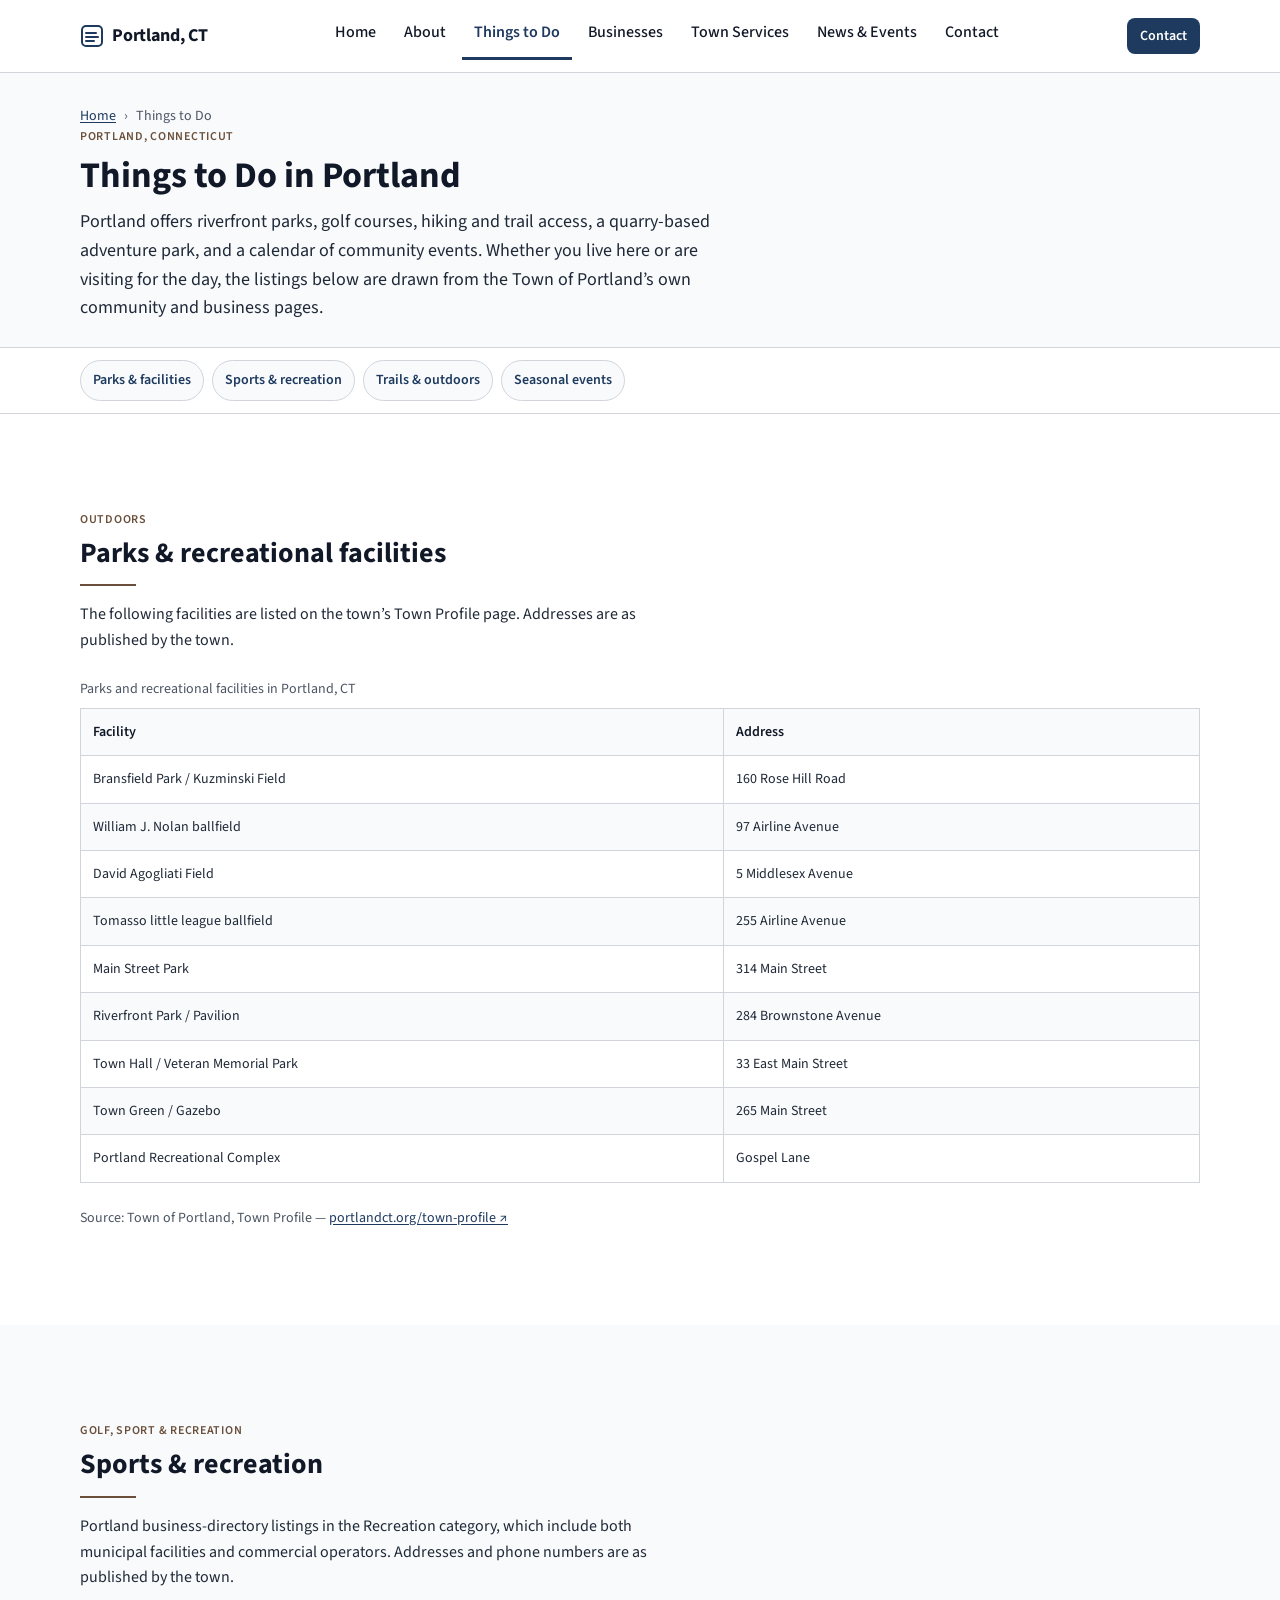
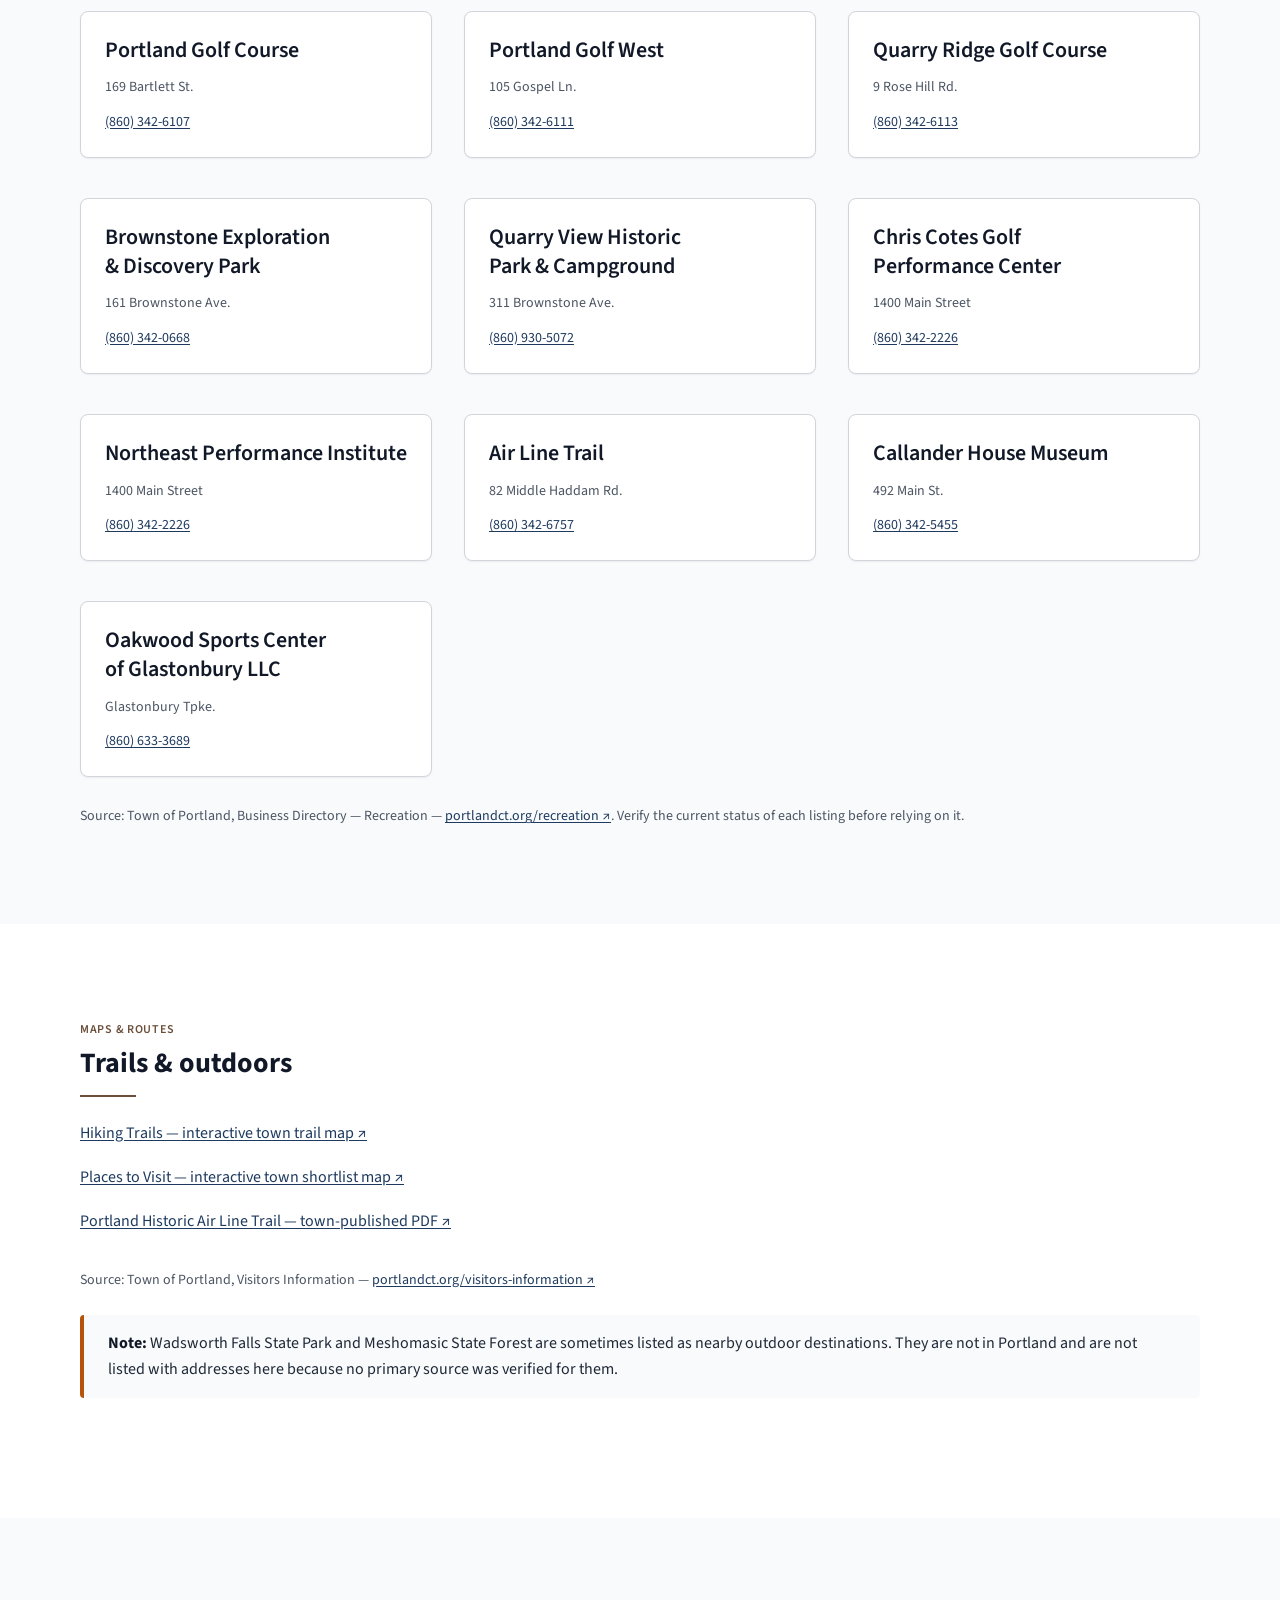
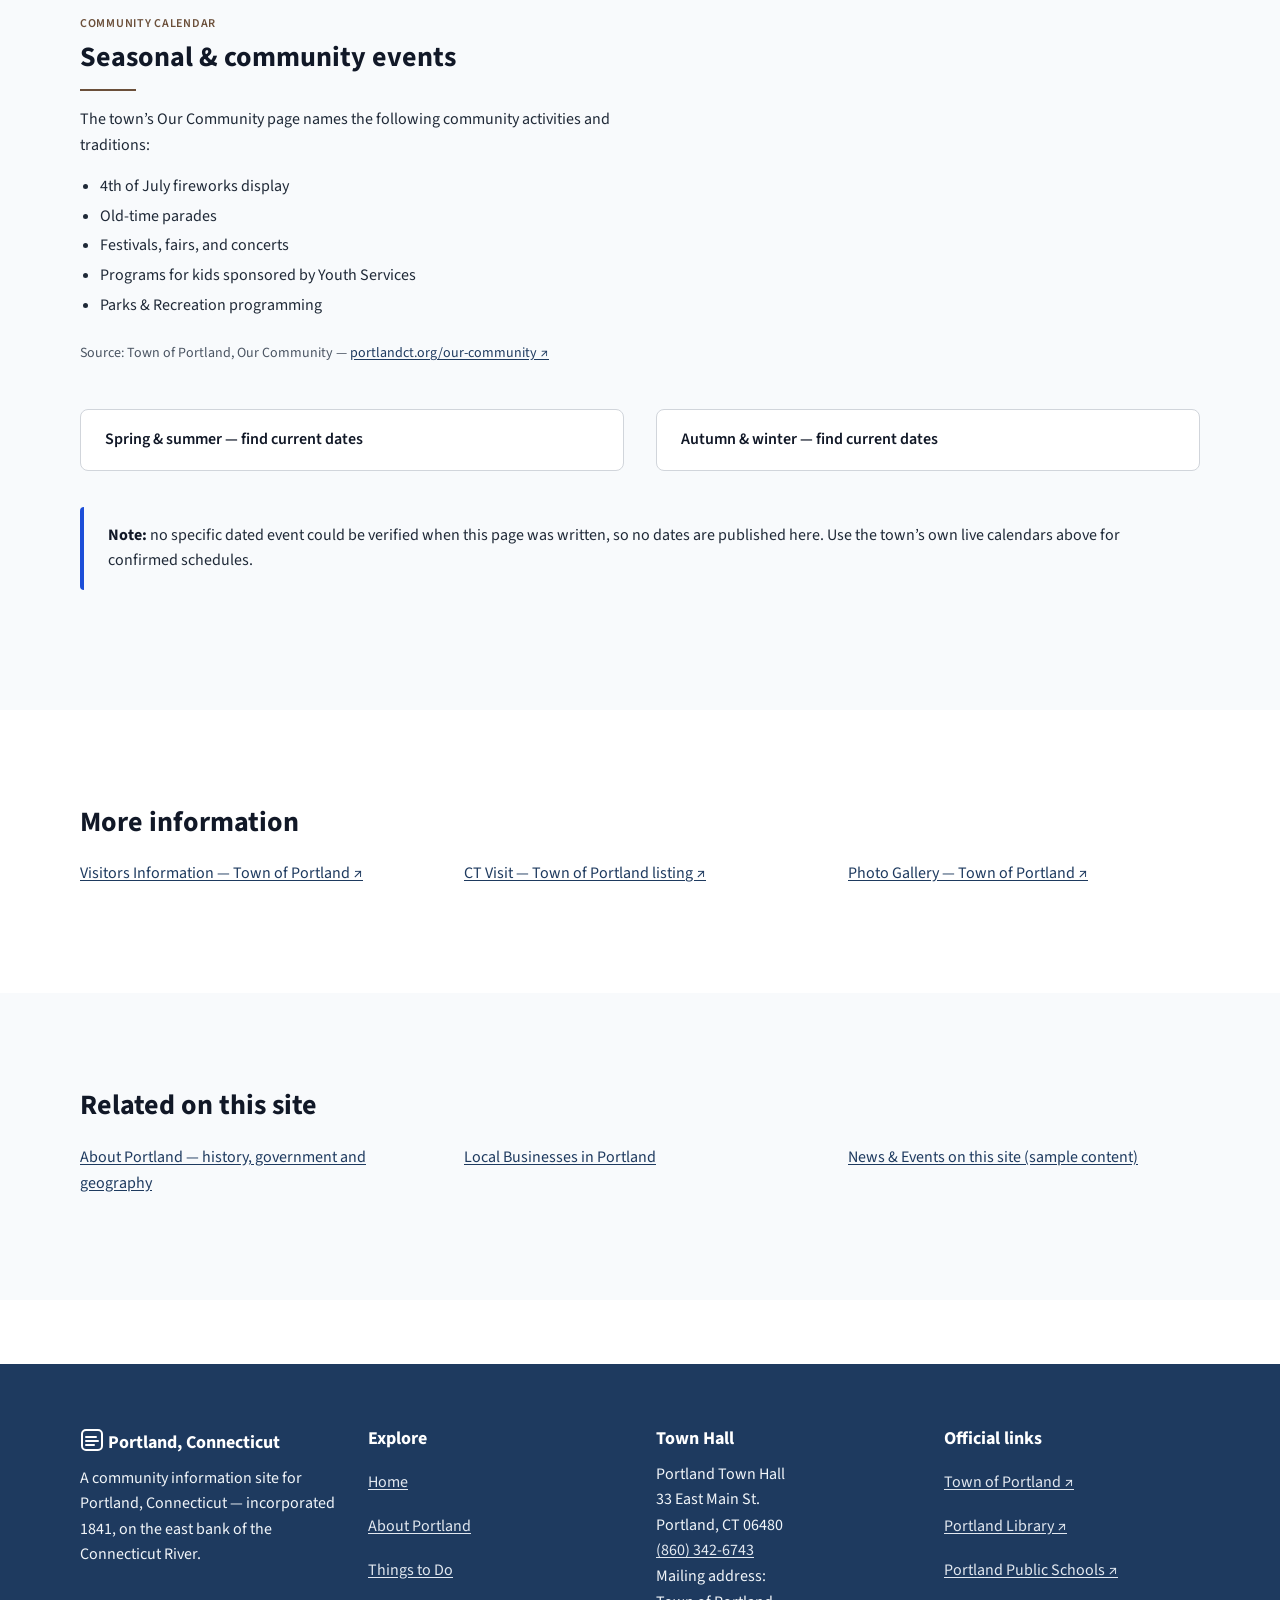
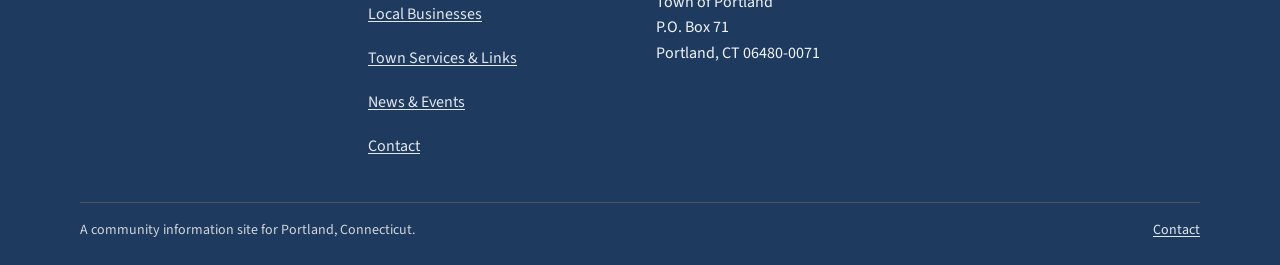
<file: things-to-do.html>
<!doctype html>
<html lang="en" class="no-js">
<head>
<meta charset="utf-8">
<meta name="viewport" content="width=device-width, initial-scale=1">
<title>Things to Do | Portland, Connecticut</title>
<meta name="description" content="Parks, trails, golf courses, riverfront access and seasonal community events in Portland, Connecticut — listings from the Town of Portland's own community and business pages.">
<link rel="canonical" href="things-to-do.html">
<meta property="og:type" content="website">
<meta property="og:site_name" content="Portland, Connecticut">
<meta property="og:title" content="Things to Do | Portland, Connecticut">
<meta property="og:description" content="Parks, trails, golf courses, riverfront access and seasonal community events in Portland, Connecticut.">
<meta property="og:url" content="things-to-do.html">
<meta name="twitter:card" content="summary">
<link rel="preconnect" href="https://fonts.gstatic.com" crossorigin>
<link rel="stylesheet" href="https://fonts.googleapis.com/css2?family=Source+Sans+3:ital,wght@0,400;0,600;0,700;1,400&display=swap">
<link rel="stylesheet" href="styles.css">
<link rel="icon" href="favicon.svg" type="image/svg+xml">
<script>document.documentElement.classList.replace('no-js','js');</script>
</head>
<body>
<a class="skip-link" href="#main">Skip to main content</a>

<header class="site-header">
  <div class="container header-inner">
    <a class="brand" href="index.html">
      <svg class="mark" viewBox="0 0 24 24" aria-hidden="true" focusable="false">
        <rect x="2" y="2" width="20" height="20" rx="4" fill="none" stroke="currentColor" stroke-width="2"/>
        <line x1="6" y1="9" x2="16" y2="9" stroke="currentColor" stroke-width="2" stroke-linecap="round"/>
        <line x1="6" y1="13" x2="18" y2="13" stroke="currentColor" stroke-width="2" stroke-linecap="round"/>
        <line x1="6" y1="17" x2="14" y2="17" stroke="currentColor" stroke-width="2" stroke-linecap="round"/>
      </svg>
      <span>Portland, CT</span>
    </a>
    <button class="nav-toggle" type="button" aria-expanded="false" aria-controls="site-nav">
      <svg width="24" height="24" viewBox="0 0 24 24" aria-hidden="true" focusable="false" fill="none" stroke="currentColor" stroke-width="2" stroke-linecap="round">
        <line x1="3" y1="6" x2="21" y2="6"/><line x1="3" y1="12" x2="21" y2="12"/><line x1="3" y1="18" x2="21" y2="18"/>
      </svg>
      <span>Menu</span>
    </button>
    <nav class="site-nav" id="site-nav" aria-label="Primary">
      <ul>
        <li><a href="index.html">Home</a></li>
        <li><a href="about.html">About<span class="sr-only"> Portland</span></a></li>
        <li><a href="things-to-do.html" aria-current="page">Things to Do</a></li>
        <li><a href="businesses.html">Businesses</a></li>
        <li><a href="services.html">Town Services</a></li>
        <li><a href="news-events.html">News &amp; Events</a></li>
        <li><a href="contact.html">Contact</a></li>
      </ul>
      <div class="nav-utility">
        <a class="btn btn--primary" href="contact.html">Contact the town</a>
      </div>
    </nav>
    <div class="header-action">
      <a class="btn btn--primary btn--sm" href="contact.html">Contact</a>
    </div>
  </div>
</header>

<div class="page-header">
  <div class="container">
    <nav class="breadcrumb" aria-label="Breadcrumb">
      <ol>
        <li><a href="index.html">Home</a></li>
        <li><span aria-current="page">Things to Do</span></li>
      </ol>
    </nav>
    <span class="eyebrow">Portland, Connecticut</span>
    <h1>Things to Do in Portland</h1>
    <p class="lead">Portland offers riverfront parks, golf courses, hiking and trail access, a quarry-based adventure park, and a calendar of community events. Whether you live here or are visiting for the day, the listings below are drawn from the Town of Portland’s own community and business pages.</p>
  </div>
</div>

<nav class="jump-nav" aria-label="On this page">
  <div class="container">
    <ul>
      <li><a href="#parks">Parks &amp; facilities</a></li>
      <li><a href="#sports">Sports &amp; recreation</a></li>
      <li><a href="#trails">Trails &amp; outdoors</a></li>
      <li><a href="#events">Seasonal events</a></li>
    </ul>
  </div>
</nav>

<main id="main">

  <section class="section" id="parks" aria-labelledby="parks-h">
    <div class="container">
      <span class="eyebrow">Outdoors</span>
      <h2 id="parks-h">Parks &amp; recreational facilities</h2>
      <hr class="section-rule">
      <p class="prose">The following facilities are listed on the town’s Town Profile page. Addresses are as published by the town.</p>
      <div class="table-scroll" tabindex="0" role="region" aria-label="Parks and recreational facilities with addresses">
        <table>
          <caption>Parks and recreational facilities in Portland, CT</caption>
          <thead>
            <tr><th scope="col">Facility</th><th scope="col">Address</th></tr>
          </thead>
          <tbody>
            <tr><td>Bransfield Park / Kuzminski Field</td><td>160 Rose Hill Road</td></tr>
            <tr><td>William J. Nolan ballfield</td><td>97 Airline Avenue</td></tr>
            <tr><td>David Agogliati Field</td><td>5 Middlesex Avenue</td></tr>
            <tr><td>Tomasso little league ballfield</td><td>255 Airline Avenue</td></tr>
            <tr><td>Main Street Park</td><td>314 Main Street</td></tr>
            <tr><td>Riverfront Park / Pavilion</td><td>284 Brownstone Avenue</td></tr>
            <tr><td>Town Hall / Veteran Memorial Park</td><td>33 East Main Street</td></tr>
            <tr><td>Town Green / Gazebo</td><td>265 Main Street</td></tr>
            <tr><td>Portland Recreational Complex</td><td>Gospel Lane</td></tr>
          </tbody>
        </table>
      </div>
      <p class="source-note">Source: Town of Portland, Town Profile — <a href="https://www.portlandct.org/town-profile" target="_blank" rel="noopener">portlandct.org/town-profile <span aria-hidden="true">↗</span><span class="sr-only"> (opens in a new tab)</span></a></p>
    </div>
  </section>

  <section class="section section--alt" id="sports" aria-labelledby="sports-h">
    <div class="container">
      <span class="eyebrow">Golf, sport &amp; recreation</span>
      <h2 id="sports-h">Sports &amp; recreation</h2>
      <hr class="section-rule">
      <p class="prose">Portland business-directory listings in the Recreation category, which include both municipal facilities and commercial operators. Addresses and phone numbers are as published by the town.</p>
      <ul class="grid grid--cards" style="list-style:none;padding:0">
        <li class="card">
          <h3>Portland Golf Course</h3>
          <address class="card-meta">169 Bartlett St.</address>
          <p class="card-meta"><a class="num" href="tel:+18603426107">(860) 342-6107</a></p>
        </li>
        <li class="card">
          <h3>Portland Golf West</h3>
          <address class="card-meta">105 Gospel Ln.</address>
          <p class="card-meta"><a class="num" href="tel:+18603426111">(860) 342-6111</a></p>
        </li>
        <li class="card">
          <h3>Quarry Ridge Golf Course</h3>
          <address class="card-meta">9 Rose Hill Rd.</address>
          <p class="card-meta"><a class="num" href="tel:+18603426113">(860) 342-6113</a></p>
        </li>
        <li class="card">
          <h3>Brownstone Exploration &amp; Discovery Park</h3>
          <address class="card-meta">161 Brownstone Ave.</address>
          <p class="card-meta"><a class="num" href="tel:+18603420668">(860) 342-0668</a></p>
        </li>
        <li class="card">
          <h3>Quarry View Historic Park &amp; Campground</h3>
          <address class="card-meta">311 Brownstone Ave.</address>
          <p class="card-meta"><a class="num" href="tel:+18609305072">(860) 930-5072</a></p>
        </li>
        <li class="card">
          <h3>Chris Cotes Golf Performance Center</h3>
          <address class="card-meta">1400 Main Street</address>
          <p class="card-meta"><a class="num" href="tel:+18603422226">(860) 342-2226</a></p>
        </li>
        <li class="card">
          <h3>Northeast Performance Institute</h3>
          <address class="card-meta">1400 Main Street</address>
          <p class="card-meta"><a class="num" href="tel:+18603422226">(860) 342-2226</a></p>
        </li>
        <li class="card">
          <h3>Air Line Trail</h3>
          <address class="card-meta">82 Middle Haddam Rd.</address>
          <p class="card-meta"><a class="num" href="tel:+18603426757">(860) 342-6757</a></p>
        </li>
        <li class="card">
          <h3>Callander House Museum</h3>
          <address class="card-meta">492 Main St.</address>
          <p class="card-meta"><a class="num" href="tel:+18603425455">(860) 342-5455</a></p>
        </li>
        <li class="card">
          <h3>Oakwood Sports Center of Glastonbury LLC</h3>
          <address class="card-meta">Glastonbury Tpke.</address>
          <p class="card-meta"><a class="num" href="tel:+18606333689">(860) 633-3689</a></p>
        </li>
      </ul>
      <p class="source-note">Source: Town of Portland, Business Directory — Recreation — <a href="https://www.portlandct.org/recreation" target="_blank" rel="noopener">portlandct.org/recreation <span aria-hidden="true">↗</span><span class="sr-only"> (opens in a new tab)</span></a>. Verify the current status of each listing before relying on it.</p>
    </div>
  </section>

  <section class="section" id="trails" aria-labelledby="trails-h">
    <div class="container">
      <span class="eyebrow">Maps &amp; routes</span>
      <h2 id="trails-h">Trails &amp; outdoors</h2>
      <hr class="section-rule">
      <ul class="link-list" style="max-width:var(--measure)">
        <li><a href="https://towntech.maps.arcgis.com/apps/webappviewer/index.html?id=315d490dcc9144b39f42aa5fbf2b279c" target="_blank" rel="noopener">Hiking Trails — interactive town trail map <span aria-hidden="true">↗</span><span class="sr-only"> (opens in a new tab)</span></a></li>
        <li><a href="https://towntech.maps.arcgis.com/apps/Shortlist/index.html?appid=0ecaea1bb20945c592b2522f2d264885" target="_blank" rel="noopener">Places to Visit — interactive town shortlist map <span aria-hidden="true">↗</span><span class="sr-only"> (opens in a new tab)</span></a></li>
        <li><a href="https://d6b5601c-dc3e-4282-af80-0a0237e4e74e.filesusr.com/ugd/e125f0_32572e0ce1834414ba64d6707f78ca4e.pdf" target="_blank" rel="noopener">Portland Historic Air Line Trail — town-published PDF <span aria-hidden="true">↗</span><span class="sr-only"> (opens in a new tab)</span></a></li>
      </ul>
      <p class="source-note">Source: Town of Portland, Visitors Information — <a href="https://www.portlandct.org/visitors-information" target="_blank" rel="noopener">portlandct.org/visitors-information <span aria-hidden="true">↗</span><span class="sr-only"> (opens in a new tab)</span></a></p>

      <div class="callout callout--warning">
        <p><strong>Note:</strong> Wadsworth Falls State Park and Meshomasic State Forest are sometimes listed as nearby outdoor destinations. They are not in Portland and are not listed with addresses here because no primary source was verified for them.</p>
      </div>
    </div>
  </section>

  <section class="section section--alt" id="events" aria-labelledby="events-h">
    <div class="container">
      <span class="eyebrow">Community calendar</span>
      <h2 id="events-h">Seasonal &amp; community events</h2>
      <hr class="section-rule">
      <p class="prose">The town’s Our Community page names the following community activities and traditions:</p>
      <ul class="prose">
        <li>4th of July fireworks display</li>
        <li>Old-time parades</li>
        <li>Festivals, fairs, and concerts</li>
        <li>Programs for kids sponsored by Youth Services</li>
        <li>Parks &amp; Recreation programming</li>
      </ul>
      <p class="source-note">Source: Town of Portland, Our Community — <a href="https://www.portlandct.org/our-community" target="_blank" rel="noopener">portlandct.org/our-community <span aria-hidden="true">↗</span><span class="sr-only"> (opens in a new tab)</span></a></p>

      <div class="grid grid--2" style="margin-top:var(--space-6)">
        <details>
          <summary>Spring &amp; summer — find current dates</summary>
          <p>Warm-weather programming, the 4th of July fireworks display and summer concerts are announced each year by Parks &amp; Recreation and the town.</p>
          <ul class="link-list">
            <li><a href="https://www.portlandct.org/news-announcements" target="_blank" rel="noopener">Town news &amp; announcements <span aria-hidden="true">↗</span><span class="sr-only"> (opens in a new tab)</span></a></li>
            <li><a href="https://portland.recdesk.com/Community/Calendar" target="_blank" rel="noopener">Parks &amp; Recreation calendar <span aria-hidden="true">↗</span><span class="sr-only"> (opens in a new tab)</span></a></li>
          </ul>
        </details>
        <details>
          <summary>Autumn &amp; winter — find current dates</summary>
          <p>Fall fairs and festivals, and winter youth programmes, are published on the Parks &amp; Recreation portal and the Library calendar.</p>
          <ul class="link-list">
            <li><a href="https://portland.recdesk.com/Community/Page?pageId=15691" target="_blank" rel="noopener">Parks &amp; Recreation — programs and registration <span aria-hidden="true">↗</span><span class="sr-only"> (opens in a new tab)</span></a></li>
            <li><a href="https://portlandct.libcal.com/calendar?cid=16375&amp;t=g&amp;d=0000-00-00&amp;cal=16375&amp;inc=0" target="_blank" rel="noopener">Portland Library events calendar <span aria-hidden="true">↗</span><span class="sr-only"> (opens in a new tab)</span></a></li>
          </ul>
        </details>
      </div>

      <div class="callout callout--info">
        <p><strong>Note:</strong> no specific dated event could be verified when this page was written, so no dates are published here. Use the town’s own live calendars above for confirmed schedules.</p>
      </div>
    </div>
  </section>

  <section class="section" aria-labelledby="more-h">
    <div class="container">
      <h2 id="more-h">More information</h2>
      <ul class="link-list grid grid--cards" style="gap:0 var(--space-6)">
        <li><a href="https://www.portlandct.org/visitors-information" target="_blank" rel="noopener">Visitors Information — Town of Portland <span aria-hidden="true">↗</span><span class="sr-only"> (opens in a new tab)</span></a></li>
        <li><a href="https://www.ctvisit.com/listings/town-portland" target="_blank" rel="noopener">CT Visit — Town of Portland listing <span aria-hidden="true">↗</span><span class="sr-only"> (opens in a new tab)</span></a></li>
        <li><a href="https://www.portlandct.org/photo-albums" target="_blank" rel="noopener">Photo Gallery — Town of Portland <span aria-hidden="true">↗</span><span class="sr-only"> (opens in a new tab)</span></a></li>
      </ul>
    </div>
  </section>

  <section class="section section--alt cta-band" aria-labelledby="related-h">
    <div class="container">
      <h2 id="related-h">Related on this site</h2>
      <ul class="link-list grid grid--cards" style="gap:0 var(--space-6)">
        <li><a href="about.html">About Portland — history, government and geography</a></li>
        <li><a href="businesses.html">Local Businesses in Portland</a></li>
        <li><a href="news-events.html">News &amp; Events on this site (sample content)</a></li>
      </ul>
    </div>
  </section>

</main>

<footer class="site-footer">
  <div class="container">
    <div class="footer-grid">
      <div>
        <h2>
          <svg class="footer-mark" viewBox="0 0 24 24" aria-hidden="true" focusable="false" style="vertical-align:-4px">
            <rect x="2" y="2" width="20" height="20" rx="4" fill="none" stroke="currentColor" stroke-width="2"/>
            <line x1="6" y1="9" x2="16" y2="9" stroke="currentColor" stroke-width="2" stroke-linecap="round"/>
            <line x1="6" y1="13" x2="18" y2="13" stroke="currentColor" stroke-width="2" stroke-linecap="round"/>
            <line x1="6" y1="17" x2="14" y2="17" stroke="currentColor" stroke-width="2" stroke-linecap="round"/>
          </svg>
          Portland, Connecticut
        </h2>
        <p>A community information site for Portland, Connecticut — incorporated 1841, on the east bank of the Connecticut River.</p>
      </div>
      <nav aria-label="Footer">
        <h2>Explore</h2>
        <ul>
          <li><a class="footer-link" href="index.html">Home</a></li>
          <li><a class="footer-link" href="about.html">About Portland</a></li>
          <li><a class="footer-link" href="things-to-do.html">Things to Do</a></li>
          <li><a class="footer-link" href="businesses.html">Local Businesses</a></li>
          <li><a class="footer-link" href="services.html">Town Services &amp; Links</a></li>
          <li><a class="footer-link" href="news-events.html">News &amp; Events</a></li>
          <li><a class="footer-link" href="contact.html">Contact</a></li>
        </ul>
      </nav>
      <div>
        <h2>Town Hall</h2>
        <address>
          Portland Town Hall<br>
          33 East Main St.<br>
          Portland, CT 06480<br>
          <a class="num" href="tel:+18603426743">(860) 342-6743</a>
        </address>
        <p>Mailing address:<br>
          Town of Portland<br>
          P.O. Box 71<br>
          Portland, CT 06480-0071</p>
      </div>
      <div>
        <h2>Official links</h2>
        <ul>
          <li><a class="footer-link" href="https://www.portlandct.org/" target="_blank" rel="noopener">Town of Portland <span aria-hidden="true">↗</span><span class="sr-only"> (opens in a new tab)</span></a></li>
          <li><a class="footer-link" href="https://www.portlandlibraryct.org" target="_blank" rel="noopener">Portland Library <span aria-hidden="true">↗</span><span class="sr-only"> (opens in a new tab)</span></a></li>
          <li><a class="footer-link" href="https://www.portlandctschools.org/" target="_blank" rel="noopener">Portland Public Schools <span aria-hidden="true">↗</span><span class="sr-only"> (opens in a new tab)</span></a></li>
        </ul>
      </div>
    </div>
    <div class="footer-bottom">
      <p>A community information site for Portland, Connecticut.</p>
      <p><a href="contact.html">Contact</a></p>
    </div>
  </div>
</footer>

<script src="site.js" defer></script>
</body>
</html>
</file>
<file: styles.css>
/* ==========================================================================
   Portland, Connecticut — community site stylesheet
   Source of truth: design/color-palette.md (§2 tokens, §4 pairings) and
   design/style-guide.md (§2 layout, §3 type, §5 nav, §6 components).
   One stylesheet for all seven pages. Mobile-first. No frameworks.
   ========================================================================== */

/* -------------------------------------------------------------------------
   1. Tokens  (design/color-palette.md §2 — verbatim)
   ------------------------------------------------------------------------- */
:root{
  /* Brand / civic */
  --primary:        #1E3A5F;
  --primary-hover:  #152B47;
  --primary-active: #0E1E33;
  --primary-tint:   #E8EEF5;
  --on-primary:     #FFFFFF;
  --secondary:      #334155;
  --accent:         #6B4F3A;
  --accent-tint:    #F2EBE4;
  --on-accent:      #FFFFFF;

  /* Text */
  --text-strong:  #111827;
  --text:         #1F2937;
  --text-muted:   #4B5563;
  --text-on-dark: #F1F5F9;

  /* Surfaces */
  --surface:        #FFFFFF;
  --surface-alt:    #F8FAFC;
  --surface-strong: #1E3A5F;

  /* Lines */
  --border:        #D1D5DB;
  --border-strong: #9CA3AF;

  /* Links */
  --link:        #1E3A5F;
  --link-hover:  #152B47;

  /* Semantic */
  --info:    #1D4ED8;
  --success: #15803D;
  --warning: #B45309;
  --danger:  #B91C1C;
  --on-danger: #FFFFFF;
  --focus:      #B45309;
  --focus-on-dark: #FBBF24;

  /* Neutral ramp */
  --grey-50:#F8FAFC; --grey-100:#F1F5F9; --grey-200:#E2E8F0; --grey-300:#D1D5DB;
  --grey-400:#9CA3AF; --grey-500:#6B7280; --grey-600:#4B5563; --grey-700:#374151;
  --grey-800:#1F2937; --grey-900:#111827;

  /* Spacing — 4px base (style guide §2.4) */
  --space-1:4px;  --space-2:8px;  --space-3:12px; --space-4:16px;
  --space-5:24px; --space-6:32px; --space-7:48px; --space-8:64px; --space-9:96px;

  /* Layout */
  --container-max: 1200px;
  --gutter: 20px;
  --measure: 72ch;

  /* Radii, borders, elevation (§2.5) */
  --radius-sm: 4px;
  --radius-md: 8px;
  --radius-lg: 12px;
  --radius-pill: 999px;
  --border-width: 1px;
  --shadow-sm: 0 1px 2px rgba(15,23,42,.06);
  --shadow-md: 0 2px 8px rgba(15,23,42,.08);
  --focus-ring: 3px solid var(--focus);

  /* Type (§3) */
  --font-sans: "Source Sans 3", system-ui, -apple-system, "Segoe UI", Roboto,
               "Helvetica Neue", Arial, sans-serif;
  --font-mono: ui-monospace, SFMono-Regular, "SF Mono", Menlo, Consolas, monospace;

  --fs-display: 2.25rem;
  --fs-h1: 1.875rem;
  --fs-h2: 1.5rem;
  --fs-h3: 1.25rem;
  --fs-h4: 1.125rem;
  --fs-body-lg: 1.125rem;
  --fs-body: 1rem;
  --fs-sm: 0.875rem;
  --fs-xs: 0.75rem;

  --header-h: 64px;
}

@media (min-width:768px){
  :root{ --gutter: 32px; --header-h: 72px; }
}
@media (min-width:1024px){
  :root{
    --gutter: 40px;
    --fs-display: 3rem;
    --fs-h1: 2.25rem;
    --fs-h2: 1.75rem;
    --fs-h3: 1.375rem;
  }
}

/* -------------------------------------------------------------------------
   2. Reset & base
   ------------------------------------------------------------------------- */
*, *::before, *::after{ box-sizing: border-box; }

html{ -webkit-text-size-adjust: 100%; }

body{
  margin: 0;
  font-family: var(--font-sans);
  font-size: var(--fs-body);
  line-height: 1.6;
  color: var(--text);
  background: var(--surface);
  overflow-wrap: break-word;
  -webkit-font-smoothing: antialiased;
}

img, svg{ max-width: 100%; }
img{ height: auto; }

h1, h2, h3, h4{
  margin-block: 0 0.5em;
  color: var(--text-strong);
  line-height: 1.25;
  text-wrap: balance;
}
h1{ font-size: var(--fs-h1); line-height: 1.15; }
h2{ font-size: var(--fs-h2); line-height: 1.2; }
h3{ font-size: var(--fs-h3); line-height: 1.3; font-weight: 600; }
h4{ font-size: var(--fs-h4); line-height: 1.4; font-weight: 600; }

p{ margin-block: 0 1em; }
p:last-child, ul:last-child, ol:last-child, dl:last-child{ margin-bottom: 0; }

a{ color: var(--link); text-underline-offset: 2px; }
a:hover{ color: var(--link-hover); text-decoration-thickness: 2px; }

ul, ol{ margin-block: 0 1em; padding-inline-start: 1.25em; }
li{ margin-block: var(--space-1); }

hr{ border: 0; border-top: var(--border-width) solid var(--border); margin-block: var(--space-6); }

strong{ color: var(--text-strong); }

.num{ font-variant-numeric: tabular-nums; }

:focus-visible{
  outline: var(--focus-ring);
  outline-offset: 2px;
  border-radius: var(--radius-sm);
}

.sr-only{
  position: absolute; width: 1px; height: 1px; padding: 0; margin: -1px;
  overflow: hidden; clip: rect(0 0 0 0); white-space: nowrap; border: 0;
}

.skip-link{
  position: absolute; left: var(--space-4); top: -100px;
  z-index: 200;
  padding: var(--space-3) var(--space-5);
  background: var(--primary); color: var(--on-primary);
  font-weight: 600; text-decoration: none; border-radius: var(--radius-md);
}
.skip-link:focus{ top: var(--space-3); color: var(--on-primary); }

.container{
  width: 100%;
  max-width: var(--container-max);
  margin-inline: auto;
  padding-inline: var(--gutter);
}

/* -------------------------------------------------------------------------
   3. Header & navigation
   ------------------------------------------------------------------------- */
.site-header{
  position: sticky; top: 0; z-index: 100;
  background: var(--surface);
  border-bottom: var(--border-width) solid var(--border);
}

.header-inner{
  display: flex; align-items: center; gap: var(--space-4);
  min-height: var(--header-h);
  justify-content: space-between;
}

.brand{
  display: inline-flex; align-items: center; gap: var(--space-2);
  text-decoration: none; color: var(--text-strong);
  font-size: var(--fs-h4); font-weight: 700; letter-spacing: -0.01em;
  padding-block: var(--space-2);
}
.brand:hover{ color: var(--primary); }
.brand .mark{ flex: none; width: 24px; height: 24px; color: var(--primary); }

.nav-toggle{
  display: inline-flex; align-items: center; gap: var(--space-2);
  min-height: 44px; min-width: 44px;
  padding: var(--space-2) var(--space-3);
  font: inherit; font-weight: 600; font-size: var(--fs-body);
  color: var(--text-strong);
  background: var(--surface);
  border: var(--border-width) solid var(--border);
  border-radius: var(--radius-md);
  cursor: pointer;
}
.nav-toggle:hover{ background: var(--grey-100); }

.site-nav{ width: 100%; }
.site-nav ul{
  list-style: none; margin: 0; padding: 0;
}
.site-nav a{
  display: block;
  padding: var(--space-3) var(--space-2);
  min-height: 48px;
  color: var(--text-strong);
  text-decoration: none;
  font-weight: 500;
  border-bottom: var(--border-width) solid var(--border);
}
.site-nav a:hover{ color: var(--primary); background: var(--grey-100); }
.site-nav a[aria-current="page"]{
  font-weight: 600;
  color: var(--primary);
  box-shadow: inset 3px 0 0 0 var(--primary);
}

/* Mobile: the panel shows only when JS says it is open; with JS off it stays visible */
@media (max-width: 767px){
  .js .site-nav{ display: none; }
  .js .site-nav.is-open{ display: block; }
  .site-nav{
    position: absolute; left: 0; right: 0; top: var(--header-h);
    background: var(--surface);
    border-bottom: var(--border-width) solid var(--border);
    box-shadow: var(--shadow-md);
    padding: var(--space-2) var(--gutter) var(--space-4);
  }
  .site-nav a[aria-current="page"]{ box-shadow: inset 3px 0 0 0 var(--primary); }
  .nav-utility{ margin-top: var(--space-4); }
}

@media (min-width:768px){
  .header-inner{ flex-wrap: nowrap; }
  .nav-toggle{ display: none; }
  .site-nav{ width: auto; display: block !important; }
  .site-nav ul{ display: flex; align-items: center; gap: var(--space-1); }
  .site-nav a{
    border-bottom: 0;
    padding: var(--space-2) var(--space-3);
    border-radius: var(--radius-sm);
    white-space: nowrap;
  }
  .site-nav a[aria-current="page"]{
    box-shadow: inset 0 -3px 0 0 var(--primary);
    border-radius: var(--radius-sm) var(--radius-sm) 0 0;
  }
  .nav-utility{ display: none; }
  .header-action{ display: none; }
}

@media (min-width:1024px){
  .header-action{ display: block; }
}

/* -------------------------------------------------------------------------
   4. Buttons
   ------------------------------------------------------------------------- */
.btn{
  display: inline-flex; align-items: center; justify-content: center; gap: var(--space-1);
  min-height: 44px;
  padding-inline: var(--space-4);
  font: inherit; font-weight: 600;
  text-decoration: none;
  border-radius: var(--radius-md);
  border: var(--border-width) solid transparent;
  cursor: pointer;
}
.btn--sm{ min-height: 36px; font-size: var(--fs-sm); padding-inline: var(--space-3); }

.btn--primary{ background: var(--primary); color: var(--on-primary); }
.btn--primary:hover{ background: var(--primary-hover); color: var(--on-primary); }
.btn--primary:active{ background: var(--primary-active); }

.btn--secondary{
  background: transparent; color: var(--primary);
  border-color: var(--primary);
}
.btn--secondary:hover{ background: var(--primary-tint); color: var(--primary-hover); }

.btn--on-dark{
  background: transparent; color: var(--on-primary);
  border-color: var(--on-primary);
}
.btn--on-dark:hover{ background: rgba(255,255,255,.12); color: var(--on-primary); }

.btn--neutral{
  background: var(--grey-100); color: var(--text); border-color: var(--border);
}
.btn--neutral:hover{ background: var(--grey-200); color: var(--text-strong); }

.btn[disabled], .btn[aria-disabled="true"]{
  background: var(--grey-300); color: var(--text-muted);
  border-color: var(--grey-300); cursor: not-allowed; pointer-events: none;
}

/* -------------------------------------------------------------------------
   5. Hero & page header bands
   ------------------------------------------------------------------------- */
.hero{
  background: var(--surface-strong);
  color: var(--text-on-dark);
  padding-block: var(--space-8);
}
.hero h1{
  color: #FFFFFF;
  font-size: var(--fs-display);
  line-height: 1.1;
  margin-bottom: var(--space-3);
}
.hero .hero-descriptor{
  color: var(--grey-200);
  font-size: var(--fs-body-lg);
  max-width: var(--measure);
  margin-bottom: var(--space-5);
}
.hero .hero-intro{
  color: var(--text-on-dark);
  max-width: var(--measure);
  margin-bottom: var(--space-5);
}
.hero-actions{ display: flex; flex-wrap: wrap; gap: var(--space-3); }
.hero :focus-visible{ outline-color: var(--focus-on-dark); }

.page-header{
  background: var(--surface-alt);
  border-bottom: var(--border-width) solid var(--border);
  padding-block: var(--space-6) var(--space-5);
}
.eyebrow{
  display: block;
  font-size: var(--fs-xs);
  font-weight: 600;
  letter-spacing: .06em;
  text-transform: uppercase;
  color: var(--accent);
  margin-bottom: var(--space-2);
}
.page-header h1{ margin-bottom: var(--space-3); }
.page-header .lead{
  font-size: var(--fs-body-lg);
  max-width: var(--measure);
  color: var(--text);
  margin-bottom: var(--space-4);
}
.page-header .lead:last-child{ margin-bottom: 0; }

.breadcrumb{ font-size: var(--fs-sm); }
.breadcrumb ol{
  list-style: none; margin: 0; padding: 0;
  display: flex; flex-wrap: wrap; gap: var(--space-2);
  color: var(--text-muted);
}
.breadcrumb li{ margin: 0; display: flex; gap: var(--space-2); align-items: center; }
.breadcrumb li + li::before{ content: "›"; color: var(--text-muted); }
.breadcrumb a{ color: var(--link); }
.breadcrumb [aria-current="page"]{ color: var(--text-muted); }

/* In-page jump nav */
.jump-nav{
  background: var(--surface);
  border-bottom: var(--border-width) solid var(--border);
  padding-block: var(--space-3);
}
.jump-nav ul{
  list-style: none; margin: 0; padding: 0;
  display: flex; flex-wrap: wrap; gap: var(--space-2);
}
.jump-nav li{ margin: 0; }
.jump-nav a{
  display: inline-block;
  padding: var(--space-2) var(--space-3);
  min-height: 36px;
  background: var(--surface-alt);
  border: var(--border-width) solid var(--border);
  border-radius: var(--radius-pill);
  color: var(--primary);
  font-size: var(--fs-sm);
  font-weight: 600;
  text-decoration: none;
}
.jump-nav a:hover{ background: var(--primary-tint); color: var(--primary-hover); }

@media (min-width:1024px){
  .jump-nav{ position: sticky; top: var(--header-h); z-index: 90; }
}

/* -------------------------------------------------------------------------
   6. Sections & prose
   ------------------------------------------------------------------------- */
.section{ padding-block: var(--space-8); }
.section--alt{ background: var(--surface-alt); }
.section--accent{ background: var(--accent-tint); }
.section--tight{ padding-block: var(--space-7); }

@media (min-width:1024px){
  .section{ padding-block: var(--space-9); }
  .section--tight{ padding-block: var(--space-7); }
}

.prose{ max-width: var(--measure); }
.prose p, .prose li{ color: var(--text); }
.prose a{ text-decoration: underline; }

.section-rule{
  border: 0; border-top: 2px solid var(--accent);
  width: 56px; margin: 0 0 var(--space-4);
}

.section-head{ margin-bottom: var(--space-6); }
.section-head p{ max-width: var(--measure); }

.source-note{
  font-size: var(--fs-sm);
  color: var(--text-muted);
  margin-top: var(--space-5);
  word-break: break-word;
}
.source-note a{ color: var(--link); }

[id]{ scroll-margin-top: 88px; }

/* -------------------------------------------------------------------------
   7. Grids
   ------------------------------------------------------------------------- */
.grid{ display: grid; gap: var(--space-5); grid-template-columns: 1fr; }

@media (min-width:480px){
  .grid--cards{ grid-template-columns: repeat(2, 1fr); }
}
@media (min-width:768px){
  .grid{ gap: var(--space-6); }
  .grid--2{ grid-template-columns: repeat(2, 1fr); }
}
@media (min-width:1024px){
  .grid--cards{ grid-template-columns: repeat(3, 1fr); }
  .grid--split{ grid-template-columns: minmax(0,8fr) minmax(0,4fr); }
}
@media (min-width:1280px){
  .grid--cards--wide{ grid-template-columns: repeat(4, 1fr); }
}

/* -------------------------------------------------------------------------
   8. Cards
   ------------------------------------------------------------------------- */
.card{
  position: relative;
  display: flex; flex-direction: column; gap: var(--space-3);
  background: var(--surface);
  border: var(--border-width) solid var(--border);
  border-radius: var(--radius-md);
  box-shadow: var(--shadow-sm);
  padding: var(--space-5);
}
.card h3{ margin-bottom: 0; }
.card h2{ margin-bottom: 0; }
.card p{ margin-bottom: 0; color: var(--text); }
.card .card-meta{
  font-size: var(--fs-sm);
  color: var(--text-muted);
  font-variant-numeric: tabular-nums;
}
.card a:not(.card-link){ position: relative; z-index: 1; }
.card-link::after{ content: ""; position: absolute; inset: 0; }

@media (hover:hover) and (pointer:fine){
  .card{
    transition: box-shadow .15s ease, border-color .15s ease;
  }
  .card:hover{ box-shadow: var(--shadow-md); border-color: var(--grey-400); }
}

.card-icon{ width: 24px; height: 24px; color: var(--primary); }

.badge{
  display: inline-block; align-self: flex-start;
  padding: var(--space-1) var(--space-2);
  border-radius: var(--radius-pill);
  background: var(--grey-100);
  color: var(--text);
  font-size: var(--fs-xs);
  font-weight: 600;
  letter-spacing: .06em;
  text-transform: uppercase;
}

address{ font-style: normal; }

.no-site{
  color: var(--text-muted);
  font-style: italic;
  font-size: var(--fs-sm);
}

/* -------------------------------------------------------------------------
   9. Stat strip, definition lists, tables
   ------------------------------------------------------------------------- */
.stat-strip{
  background: var(--surface-alt);
  border-top: 2px solid var(--primary);
}
.stat-strip dl{
  margin: 0;
  display: grid; gap: var(--space-5);
  grid-template-columns: 1fr;
}
@media (min-width:480px){
  .stat-strip dl{ grid-template-columns: repeat(2, 1fr); }
}
@media (min-width:1024px){
  .stat-strip dl{ grid-template-columns: repeat(4, 1fr); }
}
.stat-strip dt{
  font-size: var(--fs-xs); font-weight: 600; letter-spacing: .06em;
  text-transform: uppercase; color: var(--accent); margin-bottom: var(--space-1);
}
.stat-strip dd{
  margin: 0; font-size: var(--fs-h3); font-weight: 600;
  color: var(--text-strong); font-variant-numeric: tabular-nums;
}

.facts{
  margin: 0;
  display: grid; gap: var(--space-3);
  grid-template-columns: 1fr;
}
@media (min-width:480px){
  .facts{ grid-template-columns: minmax(140px, 12rem) 1fr; column-gap: var(--space-4); }
}
.facts dt{ font-weight: 600; color: var(--text-strong); }
.facts dd{ margin: 0; color: var(--text); }

.table-scroll{ overflow-x: auto; margin-block: var(--space-5); }
table{
  width: 100%;
  border-collapse: collapse;
  font-size: var(--fs-sm);
}
caption{
  text-align: left;
  font-size: var(--fs-sm);
  color: var(--text-muted);
  padding-bottom: var(--space-2);
}
th, td{
  padding: var(--space-3) var(--space-3);
  border: var(--border-width) solid var(--border);
  text-align: left;
  vertical-align: top;
}
th{ background: var(--surface-alt); color: var(--text-strong); font-weight: 600; }
tbody tr:nth-child(even) td{ background: var(--grey-50); }

/* -------------------------------------------------------------------------
   10. Callouts, details, legend
   ------------------------------------------------------------------------- */
.callout{
  background: var(--surface-alt);
  border-left: 4px solid var(--info);
  border-radius: var(--radius-sm);
  padding: var(--space-4) var(--space-5);
  margin-block: var(--space-5);
  color: var(--text);
}
.callout > :last-child{ margin-bottom: 0; }
.callout p:first-child{ margin-top: 0; }
.callout strong:first-of-type{ color: var(--text-strong); }
.callout--info{ border-left-color: var(--info); }
.callout--warning{ border-left-color: var(--warning); }
.callout--success{ border-left-color: var(--success); }
.callout--danger{ border-left-color: var(--danger); }

details{
  border: var(--border-width) solid var(--border);
  border-radius: var(--radius-md);
  background: var(--surface);
  padding: var(--space-2) var(--space-5) var(--space-2);
  margin-block: var(--space-3);
}
summary{
  min-height: 44px;
  display: flex; align-items: center; gap: var(--space-2);
  cursor: pointer;
  font-weight: 600;
  color: var(--text-strong);
  padding-block: var(--space-2);
}
summary::marker{ color: var(--primary); }
details[open]{ padding-bottom: var(--space-4); }
details > :last-child{ margin-bottom: 0; }

/* -------------------------------------------------------------------------
   11. Forms
   ------------------------------------------------------------------------- */
.form-field{ margin-bottom: var(--space-5); }
.form-field label{
  display: block;
  font-weight: 600;
  color: var(--text-strong);
  margin-bottom: var(--space-2);
}
.form-field .hint{
  display: block;
  font-size: var(--fs-sm);
  color: var(--text-muted);
  margin-top: var(--space-1);
}
input[type="text"], input[type="email"], input[type="tel"], select, textarea{
  width: 100%;
  min-height: 44px;
  padding: var(--space-3);
  font: inherit;
  font-size: var(--fs-body);
  color: var(--text);
  background: var(--surface);
  border: var(--border-width) solid var(--border-strong);
  border-radius: var(--radius-sm);
}
textarea{ min-height: 160px; resize: vertical; }

fieldset{
  border: var(--border-width) solid var(--border);
  border-radius: var(--radius-md);
  padding: var(--space-4) var(--space-5);
  margin: 0 0 var(--space-5);
}
legend{
  font-weight: 600;
  color: var(--text-strong);
  padding-inline: var(--space-2);
}
.choice{
  display: flex; align-items: flex-start; gap: var(--space-2);
  margin-block: var(--space-2);
}
.choice input{ margin-top: 0.35em; flex: none; }
.choice label{ font-weight: 400; color: var(--text); }

.req{ font-weight: 400; font-size: var(--fs-sm); color: var(--text-muted); }

/* -------------------------------------------------------------------------
   12. Directory toolbar & lists
   ------------------------------------------------------------------------- */
.toolbar{
  background: var(--surface);
  border: var(--border-width) solid var(--border);
  border-radius: var(--radius-md);
  padding: var(--space-4);
  display: grid; gap: var(--space-3);
  grid-template-columns: 1fr;
  margin-bottom: var(--space-5);
}
@media (min-width:768px){
  .toolbar{ grid-template-columns: 2fr 1fr auto; align-items: end; }
}
.toolbar label{
  display: block; font-weight: 600; color: var(--text-strong);
  margin-bottom: var(--space-1); font-size: var(--fs-sm);
}
.toolbar input, .toolbar select{ min-height: 44px; }
.filter-status{
  font-size: var(--fs-sm);
  color: var(--text-muted);
  margin-top: var(--space-3);
}

.link-list{ list-style: none; margin: 0; padding: 0; }
.link-list li{ margin: 0; }
.link-list a{
  display: block;
  padding-block: var(--space-2);
  min-height: 44px;
  color: var(--link);
}
.link-list a:hover{ color: var(--link-hover); }

.card-grid{ display: grid; gap: var(--space-4); grid-template-columns: 1fr; }
@media (min-width:480px){ .card-grid{ grid-template-columns: repeat(2, 1fr); } }
@media (min-width:1024px){ .card-grid{ grid-template-columns: repeat(3, 1fr); } }

.business-card{ padding: var(--space-4) var(--space-5); gap: var(--space-2); }
.business-card h3{ font-size: var(--fs-h4); }
.business-card .phone{ font-variant-numeric: tabular-nums; }

.news-item{
  border-top: var(--border-width) solid var(--border);
  padding-block: var(--space-4);
}
.news-item:first-of-type{ border-top: 0; }
.news-item h3{ margin-bottom: var(--space-1); }

/* -------------------------------------------------------------------------
   13. Footer
   ------------------------------------------------------------------------- */
.site-footer{
  background: var(--surface-strong);
  color: var(--text-on-dark);
  padding-block: var(--space-8) var(--space-5);
  margin-top: var(--space-8);
}
.site-footer h2{
  color: #FFFFFF;
  font-size: var(--fs-h4);
  margin-bottom: var(--space-3);
}
.site-footer a{ color: var(--grey-200); text-decoration: underline; }
.site-footer a:hover{ color: #FFFFFF; }
.site-footer p{ color: var(--text-on-dark); }
.site-footer address{ color: var(--text-on-dark); }
.site-footer ul{ list-style: none; margin: 0; padding: 0; }
.site-footer li{ margin: 0; }
.site-footer .footer-link{
  display: block; padding-block: var(--space-2); min-height: 44px;
}
.site-footer :focus-visible{ outline-color: var(--focus-on-dark); }
.footer-mark{ width: 24px; height: 24px; color: #FFFFFF; }

.footer-grid{ display: grid; gap: var(--space-6); grid-template-columns: 1fr; }
@media (min-width:480px){ .footer-grid{ grid-template-columns: repeat(2, 1fr); } }
@media (min-width:1024px){ .footer-grid{ grid-template-columns: repeat(4, 1fr); } }

.footer-bottom{
  margin-top: var(--space-6);
  padding-top: var(--space-4);
  border-top: var(--border-width) solid var(--grey-600);
  font-size: var(--fs-sm);
  color: var(--grey-300);
  display: flex; flex-wrap: wrap; gap: var(--space-3);
  justify-content: space-between;
}
.footer-bottom p{ margin: 0; color: var(--grey-300); }

/* -------------------------------------------------------------------------
   14. Motion preferences
   ------------------------------------------------------------------------- */
@media (prefers-reduced-motion: no-preference){
  html{ scroll-behavior: smooth; }
  .site-nav a, .jump-nav a, .btn{ transition: background-color .12s ease, color .12s ease; }
}
@media (prefers-reduced-motion: reduce){
  *, *::before, *::after{ animation: none !important; transition: none !important; }
}

/* -------------------------------------------------------------------------
   15. Print
   ------------------------------------------------------------------------- */
@media print{
  .site-header, .site-nav, .nav-toggle, .jump-nav, .skip-link,
  .toolbar, .cta-band, .hero-actions{ display: none !important; }
  body{ color: #000; background: #fff; font-size: 11pt; }
  a{ color: #000; text-decoration: underline; }
  .hero, .site-footer, .stat-strip{ background: #fff; color: #000; }
  .hero h1, .hero .hero-descriptor, .hero .hero-intro, .site-footer *{ color: #000 !important; }
  .section{ padding-block: 12pt; }
  .card{ box-shadow: none; border: 1px solid #000; }
  table{ page-break-inside: avoid; }
  details{ break-inside: avoid; }
  details > summary{ list-style: none; }
  details:not([open]) > *:not(summary){ display: block; }
}
</file>
